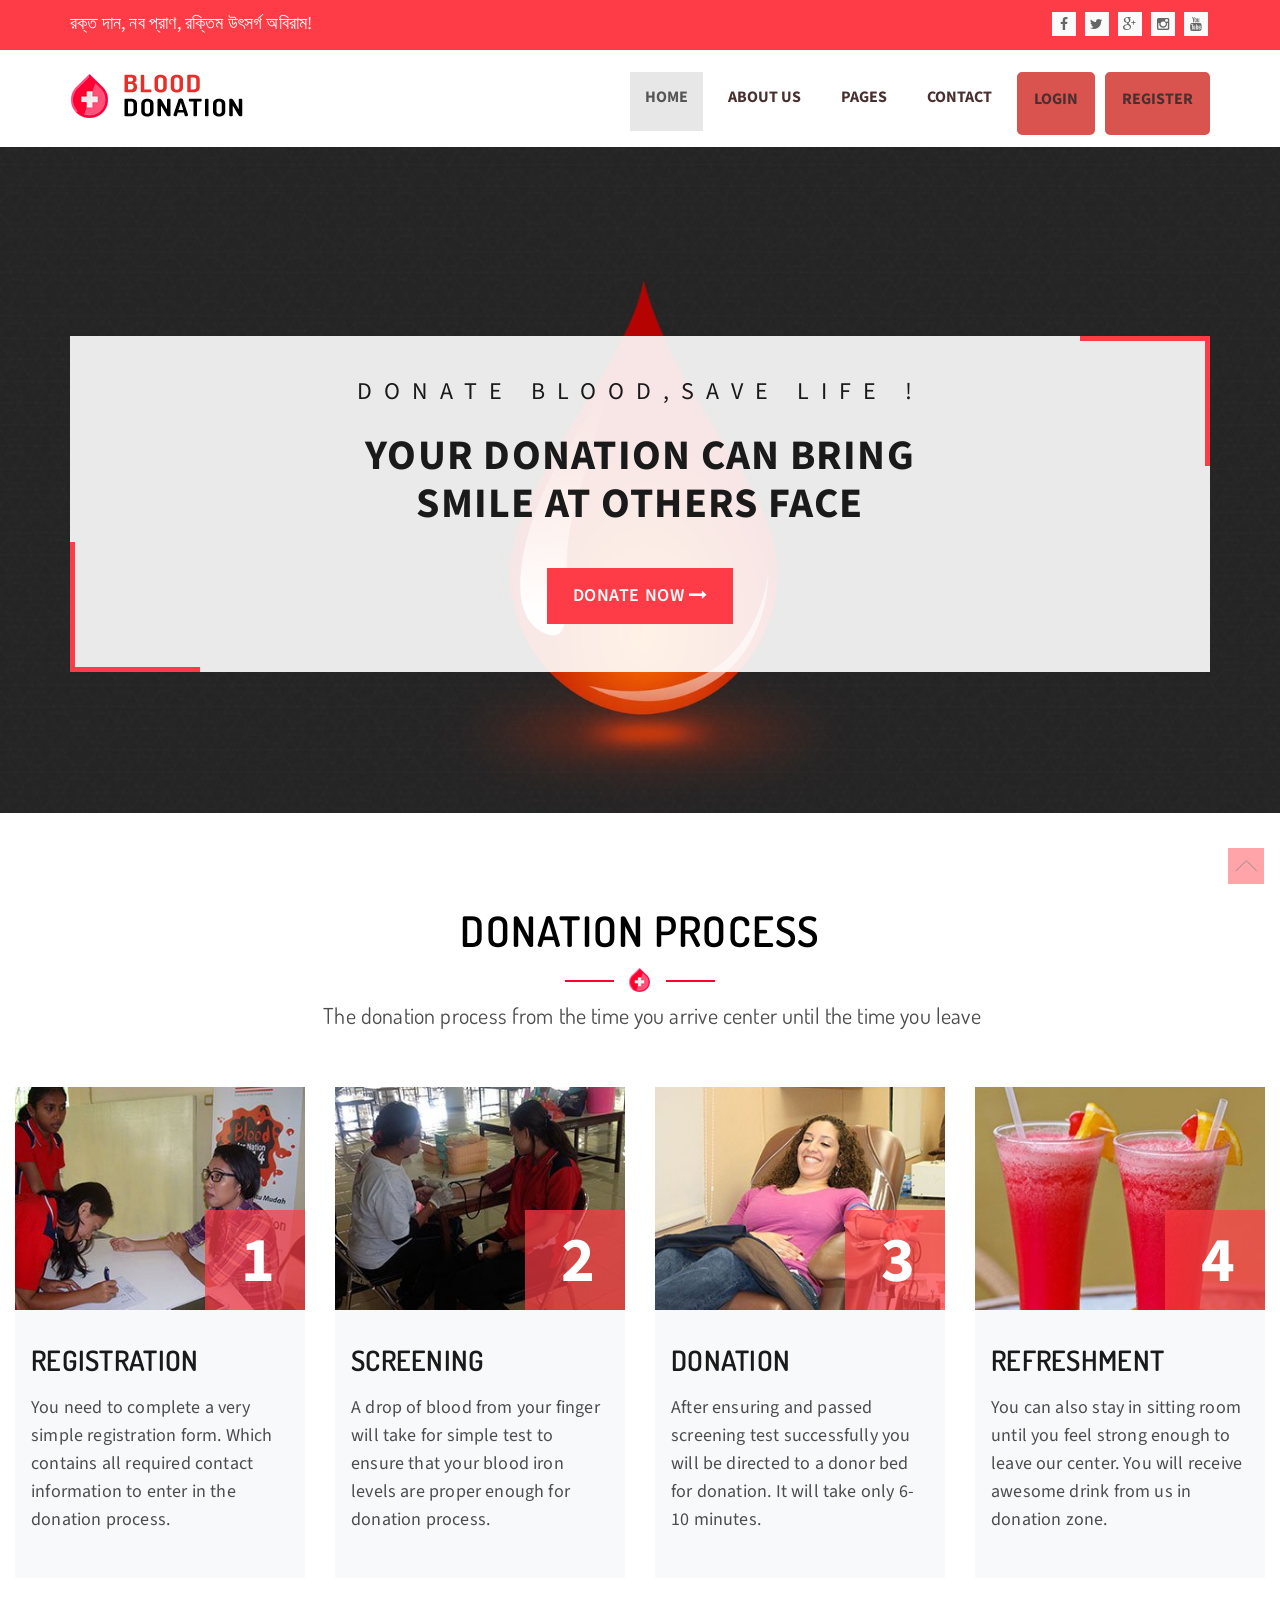
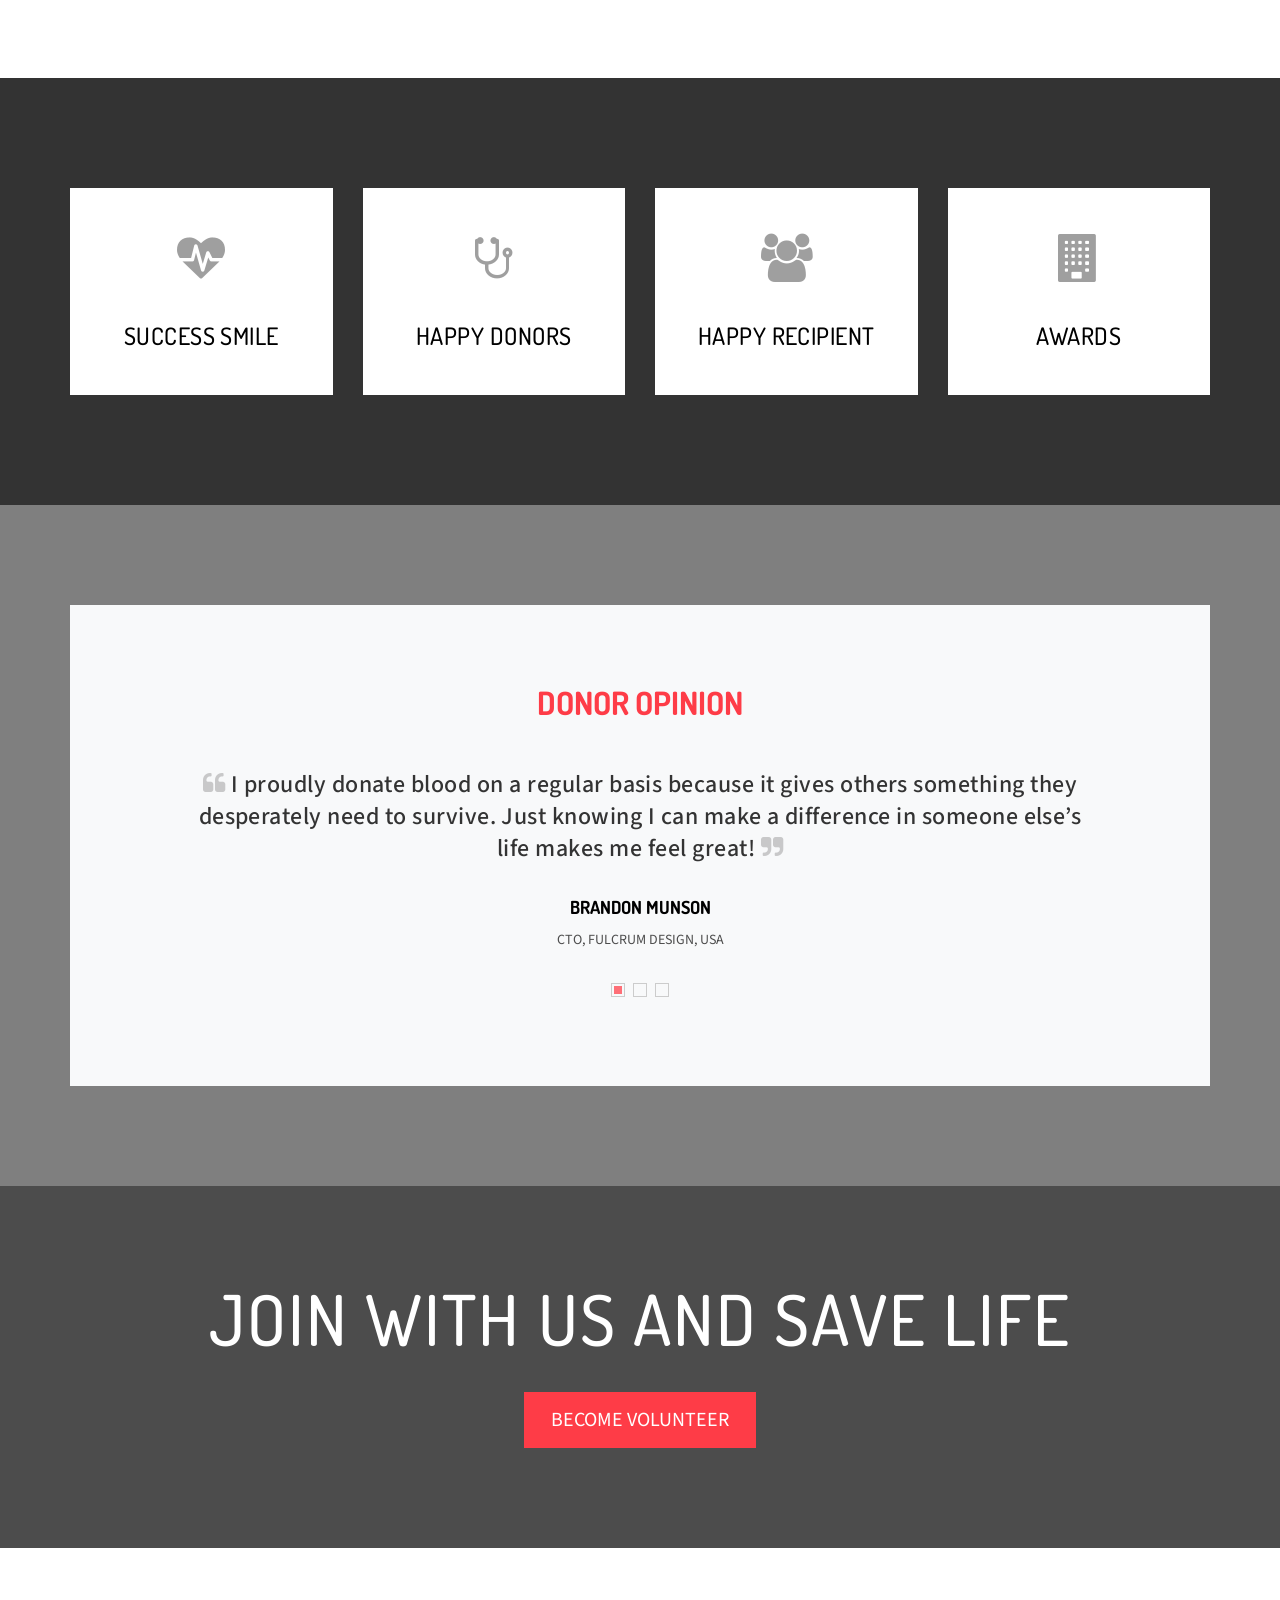
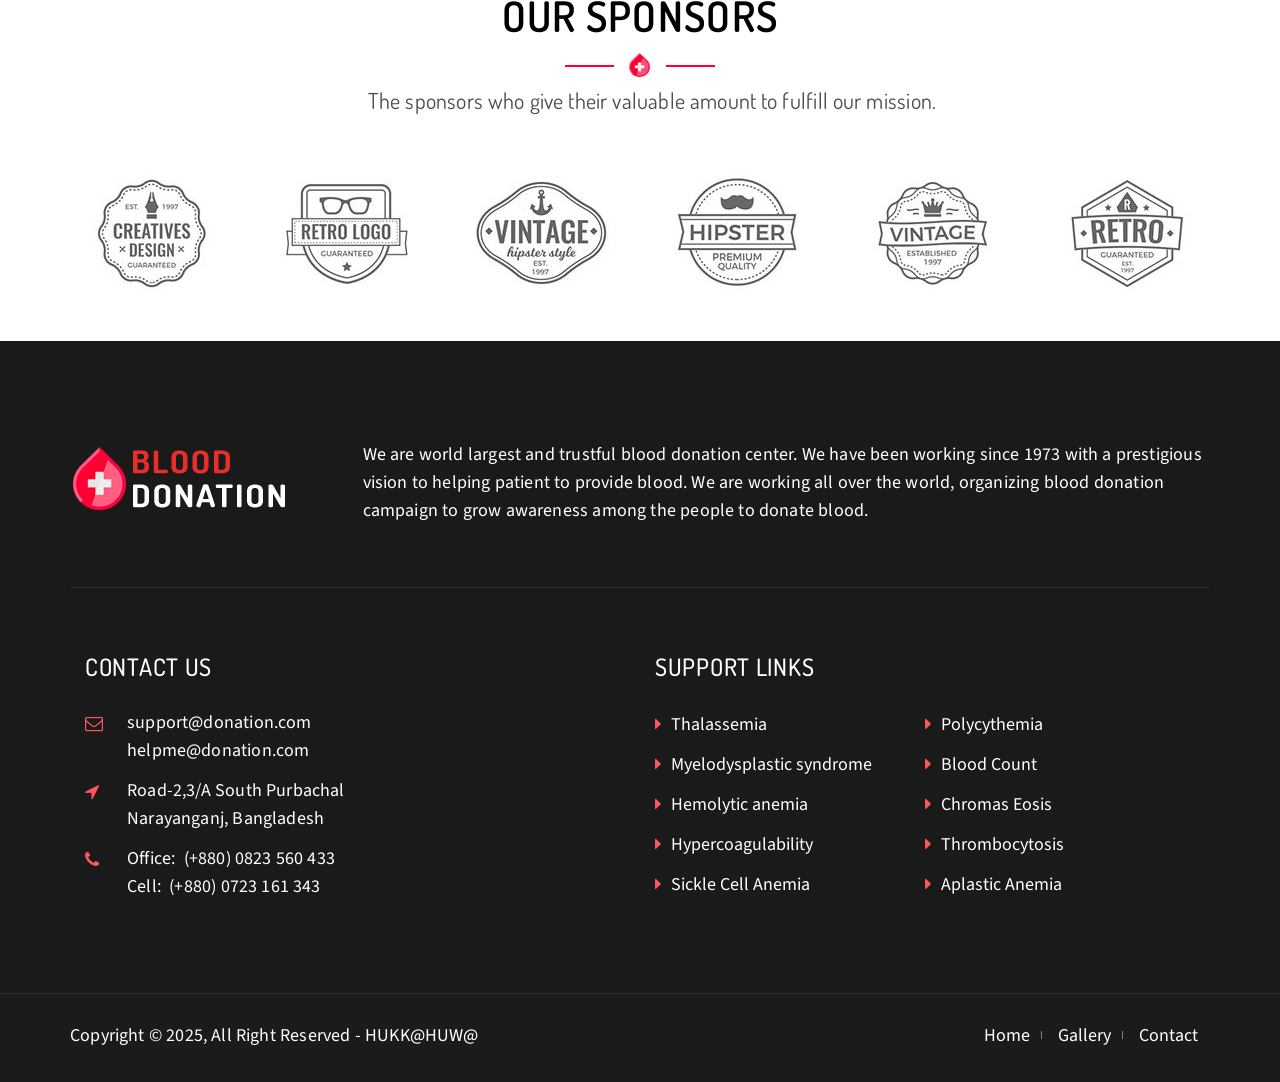
<file: src/main/resources/static/index.html>
<!DOCTYPE html>
<!--[if IE 8]> <html lang="en" class="ie8"> <![endif]-->
<!--[if !IE]><!--> <html lang="en"> <!--<![endif]-->

    
<!-- Mirrored from templates.bwlthemes.com/blood_donation/index.html by HTTrack Website Copier/3.x [XR&CO'2014], Fri, 07 Feb 2025 16:49:35 GMT -->
<head>
        <meta charset="utf-8">
        <title>Blood Donation - Activism & Campaign</title>
        <meta name="viewport" content="width=device-width, initial-scale=1, maximum-scale=1">
        <meta name="description" content="Blood Donation - Activism & Campaign">
        <meta name="author" content="hukkahuwa">
        <link rel="shortcut icon" href="images/favicon.png" />

        <!-- The styles -->
        <link rel="stylesheet" href="css/bootstrap.min.css" />
        <link href="css/font-awesome.min.css" rel="stylesheet" type="text/css" >
        <link href="css/animate.css" rel="stylesheet" type="text/css" >
        <link href="css/owl.carousel.css" rel="stylesheet" type="text/css" >
        <link href="css/venobox.css" rel="stylesheet" type="text/css" >
        <link rel="stylesheet" href="css/styles.css" />

    <body> 

        <div id="preloader">
            <span class="margin-bottom"><img src="images/loader.gif" alt="" /></span>
        </div>

        <!--  HEADER -->

        <header class="main-header clearfix" data-sticky_header="true">

            <div class="top-bar clearfix">

                <div class="container">

                    <div class="row">

                        <div class="col-md-8 col-sm-12">

                            <p>রক্ত দান, নব প্রাণ, রক্তিম উৎসর্গ অবিরাম!</p>

                        </div>

                        <div class="col-md-4col-sm-12">
                            <div class="top-bar-social">
                                <a href="#"><i class="fa fa-facebook"></i></a>
                                <a href="#"><i class="fa fa-twitter"></i></a>
                                <a href="#"><i class="fa fa-google-plus"></i></a>
                                <a href="#"><i class="fa fa-instagram"></i></a>
                                <a href="#"><i class="fa fa-youtube"></i></a>
                            </div>   
                        </div> 

                    </div>

                </div>

            </div>

            <!-- Header Start from here -->
            <section class="header-wrapper navigation-wrapper">

                <div class="navbar navbar-default">			
                    <div class="container">

                        <div class="navbar-header">
                            <button type="button" class="navbar-toggle" data-toggle="collapse" data-target=".navbar-collapse">
                                <span class="icon-bar"></span>
                                <span class="icon-bar"></span>
                                <span class="icon-bar"></span>
                            </button>
                            <a class="logo" href="index.html"><img alt="" src="images/logo.png"></a>
                        </div>

                        <div class="navbar-collapse collapse">
                            <ul class="nav navbar-nav navbar-right">
                                <li class="active">
                                    <a href="index.html" title="Home">Home</a>
                                    
                                </li>
                                <li><a href="about-us.html" title="About Us">About Us</a></li>

                                <li class="drop"><a href="#">Pages</a>
                                    <ul class="drop-down">
                                        <li><a href="faq.html" title="FAQ">FAQ</a></li>
                                        <li><a href="gallery-2.html">Gallery</a></li>
                                    </ul>
                                </li>
                                <li><a href="contact.html">Contact</a></li>
                                <li><a href="login.html" class="Login-button mx-lg-2 mx-sm-2">Login</a></li>
                                <li><a href="register.html" class="Login-button mx-lg-2 mx-sm-2">Register</a></li>
                            </ul>
                        </div>
                    </div>
                </div>
            </section>

        </header> <!-- end main-header  -->

        <!--  HOME SLIDER BLOCK  -->

        <div class="slider-wrap">

            <div id="slider_1" class="owl-carousel owl-theme">

                <div class="item">
                    <img src="images/home_1_slider_1.jpg" alt="img">
                    <div class="slider-content text-center">
                        <div class="container">

                            <div class="slider-contents-info">
                                <h3>Donate blood,save life !</h3>
                                <h2>
                                    Your Donation Can bring
                                    <br>
                                    smile at others face
                                </h2>
                                <a href="#" class="btn btn-slider">Donate Now <i class="fa fa-long-arrow-right"></i></a>
                            </div> <!-- end .slider-contents-info  -->
                        </div><!-- /.slider-content -->
                    </div>
                </div>

                <div class="item">
                    <img src="images/home_1_slider_1.jpg" alt="img">
                    <div class="slider-content text-center">
                        <div class="container">
                            <div class="slider-contents-info">
                                <h3>Donate blood,save life !</h3>
                                <h2>
                                    Donate your blood and
                                    <br>
                                    Inspires to others
                                </h2>
                                <a href="#" class="btn btn-slider">Join With Us <i class="fa fa-long-arrow-right"></i></a>
                            </div><!-- /.slider-content -->
                        </div> <!-- end .slider-contents-info  -->
                    </div>

                </div>
            </div>

        </div>

        <!--  SECTION DONATION PROCESS -->

        <section class="section-content-block section-process">

            <div class="container-fluid">

                <div class="row">

                    <div class="col-md-12 col-sm-12 text-center">
                        <h2 class="section-heading"><span>Donation</span> Process</h2>
                        <p class="section-subheading">The donation process from the time you arrive center until the time you leave</p>
                    </div> <!-- end .col-sm-10  -->                    

                </div> <!--  end .row  -->

                <div class="row wow fadeInUp">

                    <div class="col-lg-3 col-md-6 col-sm-6 col-xs-12">

                        <div class="process-layout">

                            <figure class="process-img">

                                <img src="images/process_1.jpg" alt="process" />
                                <div class="step">
                                    <h3>1</h3>
                                </div>
                            </figure> <!-- end .process-img  -->

                            <article class="process-info">
                                <h2>Registration</h2>   
                                <p>You need to complete a very simple registration form. Which contains all required contact information to enter in the donation process.</p>
                            </article>

                        </div> <!--  end .process-layout -->

                    </div> <!--  end .col-lg-3 -->



                    <div class="col-lg-3 col-md-6 col-sm-6 col-xs-12">

                        <div class="process-layout">

                            <figure class="process-img">
                                <img src="images/process_2.jpg" alt="process" />
                                <div class="step">
                                    <h3>2</h3>
                                </div>
                            </figure> <!-- end .cau<h5 class="step">1</h5>se-img  -->

                            <article class="process-info">                                   
                                <h2>Screening</h2>
                                <p>A drop of blood from your finger will take for simple test to ensure that your blood iron levels are proper enough for donation process.</p>
                            </article>

                        </div> <!--  end .process-layout -->

                    </div> <!--  end .col-lg-3 -->


                    <div class="col-lg-3 col-md-6 col-sm-6 col-xs-12">

                        <div class="process-layout">

                            <figure class="process-img">
                                <img src="images/process_3.jpg" alt="process" />
                                <div class="step">
                                    <h3>3</h3>
                                </div>
                            </figure> <!-- end .process-img  -->

                            <article class="process-info">
                                <h2>Donation</h2>
                                <p>After ensuring and passed screening test successfully you will be directed to a donor bed for donation. It will take only 6-10 minutes.</p>
                            </article>

                        </div> <!--  end .process-layout -->

                    </div> <!--  end .col-lg-3 -->



                    <div class="col-lg-3 col-md-6 col-sm-6 col-xs-12">

                        <div class="process-layout">

                            <figure class="process-img">
                                <img src="images/process_4.jpg" alt="process" />
                                <div class="step">
                                    <h3>4</h3>
                                </div>
                            </figure> <!-- end .process-img  -->

                            <article class="process-info">
                                <h2>Refreshment</h2>
                                <p>You can also stay in sitting room until you feel strong enough to leave our center. You will receive awesome drink from us in donation zone. </p>
                            </article>

                        </div> <!--  end .process-layout -->

                    </div> <!--  end .col-lg-3 -->

                </div> <!--  end .row --> 

            </div> <!--  end .container  -->

        </section> <!--  end .section-process --> 

        <!--  SECTION COUNTER   -->

        <section class="section-counter"  data-stellar-background-ratio="0.3">

            <div class="container wow fadeInUp">

                <div class="row">

                    <div class="col-lg-3 col-md-6 col-sm-6 col-xs-12">

                        <div class="counter-block-1 text-center">

                            <i class="fa fa-heartbeat icon"></i>
                            <!-- <span class="counter">2578</span>                             -->
                            <h4>Success Smile</h4>

                        </div>

                    </div> <!--  end .col-lg-3  -->

                    <div class="col-lg-3 col-md-6 col-sm-6 col-xs-12">

                        <div class="counter-block-1 text-center">

                            <i class="fa fa-stethoscope icon"></i>
                            <!-- <span class="counter">3235</span>                             -->
                            <h4>Happy Donors</h4>

                        </div>

                    </div> <!--  end .col-lg-3  -->

                    <div class="col-lg-3 col-md-6 col-sm-6 col-xs-12">

                        <div class="counter-block-1 text-center">

                            <i class="fa fa-users icon"></i>
                            <!-- <span class="counter">3568</span>                              -->
                            <h4>Happy Recipient</h4>

                        </div>

                    </div> <!--  end .col-lg-3  -->

                    <div class="col-lg-3 col-md-6 col-sm-6 col-xs-12">

                        <div class="counter-block-1 text-center">

                            <i class="fa fa-building icon"></i>
                            <!-- <span class="counter">1364</span>                             -->
                            <h4>Awards</h4>

                        </div>

                    </div> <!--  end .col-lg-3  -->


                </div> <!-- end row  -->

            </div> <!--  end .container  -->

        </section> <!--  end .section-counter -->

        <!-- SECTION TESTIMONIAL   -->

        <section class="section-content-block section-client-testimonial">

            <div class="container"> 

                <div class="testimonial-container text-center">

                    <div class="col-md-10 col-md-offset-1 col-sm-12">

                        <div class="testimony-layout-1">
                            <h3 class="people-quote">Donor Opinion</h3>
                            <p class="testimony-text">
                                <i class="fa fa-quote-left" aria-hidden="true"></i>
                                I proudly donate blood on a regular basis because it gives others something they desperately need to survive. Just knowing I can make a difference in someone else’s life makes me feel great!                                 
                                <i class="fa fa-quote-right" aria-hidden="true"></i>
                            </p>

                            <h6>Brandon Munson</h6>
                            <span>CTO, Fulcrum Design, USA</span>

                        </div> <!-- end .testimony-layout-1  -->

                    </div> <!--  end col-md-10  -->

                    <div class="col-md-10 col-md-offset-1 col-sm-12">

                        <div class="testimony-layout-1">
                            <h3 class="people-quote">Donor Opinion</h3>
                            <p class="testimony-text">
                                <i class="fa fa-quote-left" aria-hidden="true"></i>
                                I have been a donor since high school. Although I have not been a donor every year, I always want to give to the human race. I love to help others! Moreover it gives a real peace in my mind.                                   
                                <i class="fa fa-quote-right" aria-hidden="true"></i>
                            </p>

                            <h6>Brandon Munson</h6>
                            <span>CTO, Fulcrum Design, USA</span>

                        </div> <!-- end .testimony-layout-1  -->

                    </div> <!--  end col-md-10  -->

                    <div class="col-md-10 col-md-offset-1 col-sm-12">

                        <div class="testimony-layout-1">
                            <h3 class="people-quote">Recipient Opinion</h3>
                            <p class="testimony-text">
                                <i class="fa fa-quote-left" aria-hidden="true"></i>
                                I wish I could tell you my donor how grateful I am for your selfless act.You gave me new life. We may be coworkers or schoolmates or just two in the same community.I'm very grateful to you.                                   
                                <i class="fa fa-quote-right" aria-hidden="true"></i>
                            </p>

                            <h6>Brandon Munson</h6>
                            <span>CTO, Fulcrum Design, USA</span>

                        </div> <!-- end .testimony-layout-1  -->

                    </div> <!--  end col-md-10  --> 

                </div>  <!--  end .row  -->   

            </div> <!-- end .container  -->

        </section> <!--  end .section-client-testimonial --> 

        <!-- SECTION CTA -->
        <section class="section-content-block cta-section-3">       
            <div class="container wow fadeIn animated">
                <div class="row">
                    <div class="col-md-12">
                        <div class="cta-content text-center">
                            <h2>Join with us and save life</h2>
                            <a class="btn-cta-3" href="#">Become Volunteer</a>
                        </div>
                    </div> <!-- end .col-md-12 -->
                </div> <!-- end .row  -->
            </div> <!-- end .container  -->
        </section>   <!-- end cta-section  -->  


        <!-- SECTION LOGO   -->
        <section class="section-client-logo">
            <div class="container wow fadeInUp">
                <div class="row section-heading-wrapper">
                    <div class="col-md-12 col-sm-12 text-center">
                        <h2 class="section-heading">Our Sponsors</h2>
                        <p class="section-subheading">The sponsors who give their valuable amount to fulfill our mission.</p>
                    </div> <!-- end .col-sm-10  --> 
                </div> <!-- end .row  -->
                <div class="row">
                    <div class="logo-items logo-layout-1 text-center">
                        <div class="client-logo">
                            <img src="images/logo_1.jpg" alt="" />
                        </div>
                        <div class="client-logo">
                            <img src="images/logo_2.jpg" alt="" />
                        </div>
                        <div class="client-logo">
                            <img src="images/logo_3.jpg" alt="" />
                        </div>

                        <div class="client-logo">

                            <img src="images/logo_4.jpg" alt="" />

                        </div>

                        <div class="client-logo">

                            <img src="images/logo_5.jpg" alt="" />

                        </div>


                        <div class="client-logo">

                            <img src="images/logo_6.jpg" alt="" />

                        </div>

                        <div class="client-logo">

                            <img src="images/logo_7.jpg" alt="" />

                        </div>

                        <div class="client-logo">

                            <img src="images/logo_8.jpg" alt="" />

                        </div>

                    </div> <!-- end .logo-items  -->

                </div> <!-- end row  -->

            </div> <!-- end .container  -->

        </section> <!--  end .section-client-logo -->


        <!-- START FOOTER  -->

        <footer>            

            <section class="footer-widget-area footer-widget-area-bg">

                <div class="container">

                    <div class="row">

                        <div class="col-lg-12 col-md-12 col-sm-12 col-xs-12">

                            <div class="about-footer">

                                <div class="row">

                                    <div class="col-lg-3 col-md-3 col-sm-3 col-xs-12">
                                        <img src="images/logo-footer.png" alt="" />
                                    </div> <!--  end col-lg-3-->

                                    <div class="col-lg-9 col-md-9 col-sm-9 col-xs-12">
                                        <p>
                                            We are world largest and trustful blood donation center. We have been working since 1973 with a prestigious vision to helping patient to provide blood.
                                            We are working all over the world, organizing blood donation campaign to grow awareness among the people to donate blood.
                                        </p>
                                    </div> <!--  end .col-lg-9  -->

                                </div> <!--  end .row -->

                            </div> <!--  end .about-footer  -->

                        </div> <!--  end .col-md-12  -->

                    </div> <!--  end .row  -->

                    <div class="row">

                        <div class="col-md-4 col-sm-6 col-xs-12">

                            <!-- <div class="footer-widget">
                                <div class="sidebar-widget-wrapper">
                                    <div class="footer-widget-header clearfix">
                                        <h3>Subscribe Us</h3>
                                    </div>
                                    <p>Signup for regular newsletter and stay up to date with our latest news.</p>
                                    <div class="footer-subscription">
                                        <p>
                                            <input id="mc4wp_email" class="form-control" required="" placeholder="Enter Your Email" name="EMAIL" type="email">
                                        </p>
                                        <p>
                                            <input class="btn btn-default" value="Subscribe Now" type="submit">
                                        </p>
                                    </div>
                                </div> -->
                            </div> 

                        </div> <!--  end .col-md-4 col-sm-12 -->   						                      

                        <div class="col-md-6 col-sm-12 col-xs-12">

                            <div class="footer-widget">

                                <div class="sidebar-widget-wrapper">

                                    <div class="footer-widget-header clearfix">
                                        <h3>Contact Us</h3>
                                    </div>  <!--  end .footer-widget-header --> 


                                    <div class="textwidget">                                       

                                        <i class="fa fa-envelope-o fa-contact"></i> <p><a href="#">support@donation.com</a><br/><a href="#">helpme@donation.com</a></p>

                                        <i class="fa fa-location-arrow fa-contact"></i> <p>Road-2,3/A South Purbachal<br/>Narayanganj, Bangladesh</p>

                                        <i class="fa fa-phone fa-contact"></i> <p>Office:&nbsp; (+880) 0823 560 433<br/>Cell:&nbsp; (+880) 0723 161 343</p>                              

                                    </div>

                                </div> <!-- end .footer-widget-wrapper  -->

                            </div> <!--  end .footer-widget  -->

                        </div> <!--  end .col-md-4 col-sm-12 -->   

                        <div class="col-md-6 col-sm-12 col-xs-12">

                            <div class="footer-widget clearfix">

                                <div class="sidebar-widget-wrapper">

                                    <div class="footer-widget-header clearfix">
                                        <h3>Support Links</h3>
                                    </div>  <!--  end .footer-widget-header --> 


                                    <ul class="footer-useful-links">

                                        <li>
                                            <a href="https://www.cdc.gov/thalassemia/about/index.html">
                                                <i class="fa fa-caret-right fa-footer"></i>
                                                Thalassemia
                                            </a>
                                        </li>
                                        <li>
                                            <a href="https://my.clevelandclinic.org/health/diseases/17742-polycythemia-vera">
                                                <i class="fa fa-caret-right fa-footer"></i>
                                                Polycythemia
                                            </a>
                                        </li>
                                        <li>
                                            <a href="https://www.mayoclinic.org/diseases-conditions/myelodysplastic-syndrome/symptoms-causes/syc-20366977">
                                                <i class="fa fa-caret-right fa-footer"></i>
                                                Myelodysplastic syndrome
                                            </a>
                                        </li>
                                        <li>
                                            <a href="https://www.mayoclinic.org/tests-procedures/complete-blood-count/about/pac-20384919">
                                                <i class="fa fa-caret-right fa-footer"></i>
                                                Blood Count
                                            </a>
                                        </li>
                                        <li>
                                            <a href="https://my.clevelandclinic.org/health/diseases/22479-hemolytic-anemia">
                                                <i class="fa fa-caret-right fa-footer"></i>
                                                Hemolytic anemia
                                            </a>
                                        </li>
                                        <li>
                                            <a href="#">
                                                <i class="fa fa-caret-right fa-footer"></i>
                                                Chromas Eosis 
                                            </a>
                                        </li>
                                        <li>
                                            <a href="#">
                                                <i class="fa fa-caret-right fa-footer"></i>
                                                Hypercoagulability
                                            </a>
                                        </li>
                                        <li>
                                            <a href="#">
                                                <i class="fa fa-caret-right fa-footer"></i>
                                                Thrombocytosis
                                            </a>
                                        </li>
                                        <li>
                                            <a href="#">
                                                <i class="fa fa-caret-right fa-footer"></i>
                                                Sickle Cell Anemia
                                            </a>
                                        </li>
                                        <li>
                                            <a href="#">
                                                <i class="fa fa-caret-right fa-footer"></i>
                                                Aplastic Anemia
                                            </a>
                                        </li>                                       
                                    </ul>

                                </div> <!--  end .footer-widget  -->        

                            </div> <!--  end .footer-widget  -->            

                        </div> <!--  end .col-md-4 col-sm-12 -->    

                    </div> <!-- end row  -->

                </div> <!-- end .container  -->

            </section> <!--  end .footer-widget-area  -->

            <!--FOOTER CONTENT  -->
            <section class="footer-contents">
                <div class="container">
                    <div class="row clearfix">
                        <div class="col-md-6 col-sm-12">
                            <p class="copyright-text"> Copyright © 2025, All Right Reserved - HUKK@HUW@ </p>
                        </div>  <!-- end .col-sm-6  -->
                        <div class="col-md-6 col-sm-12 text-right">
                            <div class="footer-nav">
                                <nav>
                                    <ul>
                                        <li>
                                            <a href="index.html">Home</a>
                                        </li>
                                        <li>
                                            <a href="blog-with-sidebar.html">Gallery</a>
                                        </li>
                                        <li>
                                            <a href="contact.html">Contact</a>
                                        </li>
                                    </ul>
                                </nav>
                            </div> <!--  end .footer-nav  -->
                        </div> <!--  end .col-lg-6  -->
                    </div> <!-- end .row  -->                                    
                </div> <!--  end .container  -->
            </section> <!--  end .footer-content  -->
        </footer>

        <!-- END FOOTER  -->

        <!-- Back To Top Button  -->

        <a id="backTop">Back To Top</a>

        <script src="js/jquery.min.js"></script>
        <script src="js/bootstrap.min.js"></script>
        <script src="js/wow.min.js"></script>
        <script src="js/jquery.backTop.min.js"></script>
        <script src="js/waypoints.min.js"></script>
        <script src="js/waypoints-sticky.min.js"></script>
        <script src="js/owl.carousel.min.js"></script>
        <script src="js/jquery.stellar.min.js"></script>
        <script src="js/jquery.counterup.min.js"></script>
        <script src="js/venobox.min.js"></script>
        <script src="js/custom-scripts.js"></script>
    </body>


<!-- Mirrored from templates.bwlthemes.com/blood_donation/index.html by HTTrack Website Copier/3.x [XR&CO'2014], Fri, 07 Feb 2025 16:50:33 GMT -->
</html>
</file>
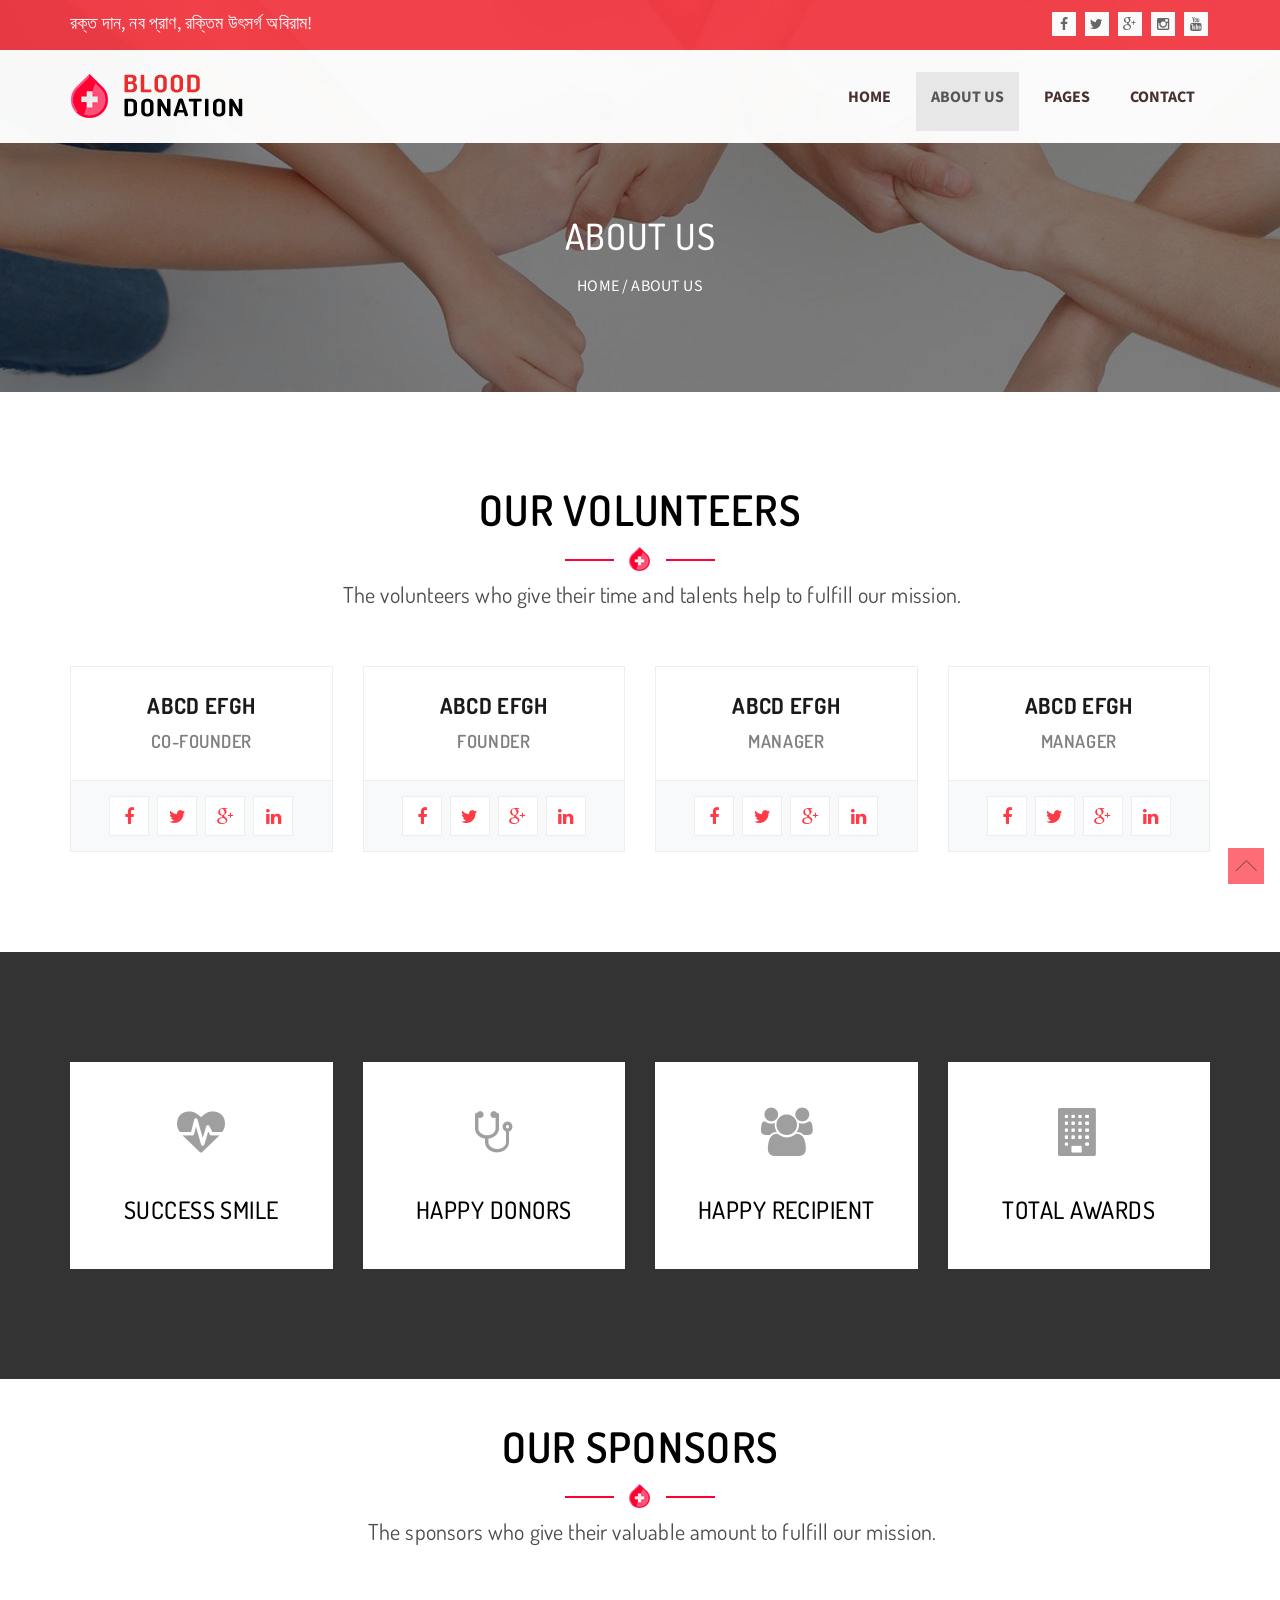
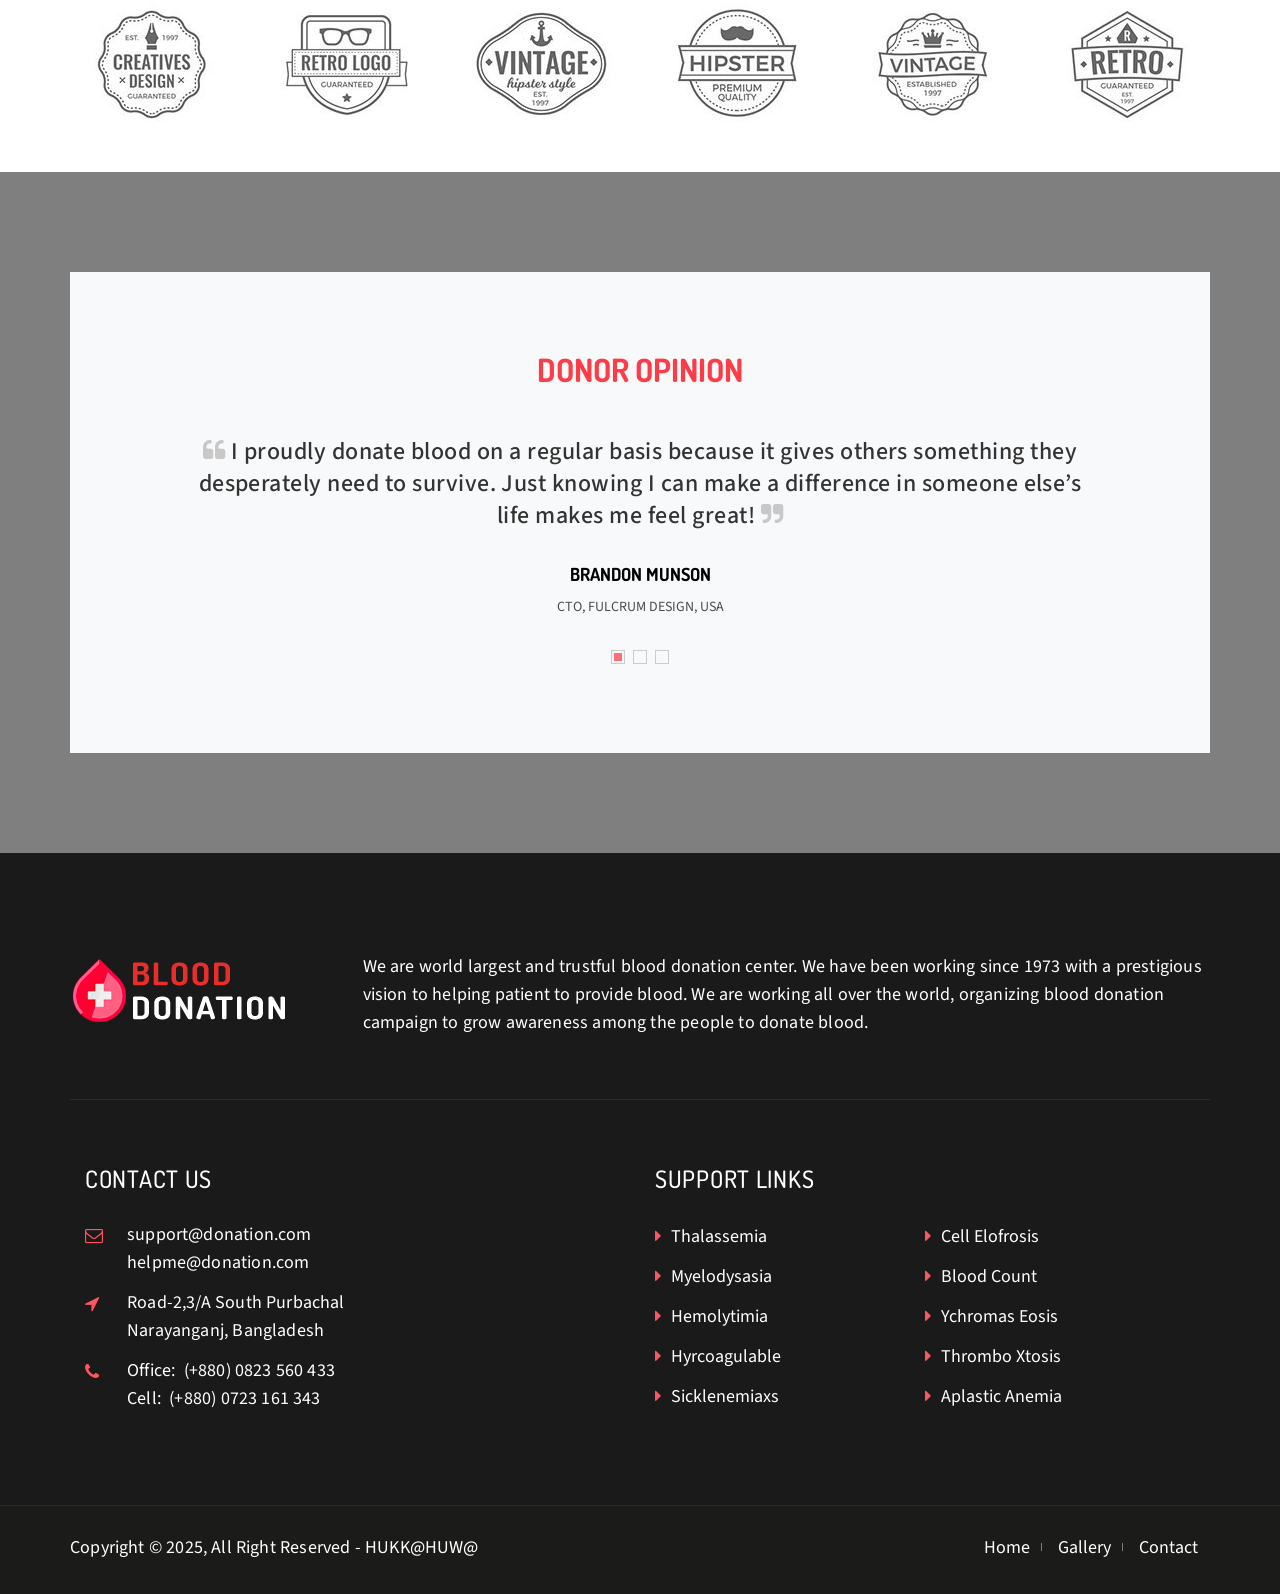
<file: src/main/resources/static/about-us.html>
<!DOCTYPE html>
<!--[if IE 8]> <html lang="en" class="ie8"> <![endif]-->
<!--[if !IE]><!--> <html lang="en"> <!--<![endif]-->

    
<!-- Mirrored from templates.bwlthemes.com/blood_donation/about-us.html by HTTrack Website Copier/3.x [XR&CO'2014], Fri, 07 Feb 2025 16:51:02 GMT -->
<head>
        <meta charset="utf-8">
        <title>About Us - Blood Donation</title>
        <meta name="viewport" content="width=device-width, initial-scale=1, maximum-scale=1">
        <meta name="description" content="Blood Donation - Activism & Campaign HTML5 Template">
        <meta name="author" content="xenioushk">
        <link rel="shortcut icon" href="images/favicon.png" />

        <!-- HTML5 shim, for IE6-8 support of HTML5 elements -->
        <!--[if lt IE 9]>
          <script src="http://html5shim.googlecode.com/svn/trunk/html5.js"></script>
        <![endif]-->

        <!-- The styles -->
        <link rel="stylesheet" href="css/bootstrap.min.css" />
        <link href="css/font-awesome.min.css" rel="stylesheet" type="text/css" >
        <link href="css/animate.css" rel="stylesheet" type="text/css" >
        <link href="css/owl.carousel.css" rel="stylesheet" type="text/css" >
        <link href="css/venobox.css" rel="stylesheet" type="text/css" >
        <link rel="stylesheet" href="css/styles.css" />

    <body> 

        <div id="preloader">
            <span class="margin-bottom"><img src="images/loader.gif" alt="" /></span>
        </div>

        <!--  HEADER -->

        <header class="main-header sticky-header clearfix" data-sticky_header="true">

            <div class="top-bar clearfix">

                <div class="container">

                    <div class="row">

                        <div class="col-md-8 col-sm-12">

                            <p>রক্ত দান, নব প্রাণ, রক্তিম উৎসর্গ অবিরাম!</p>

                        </div>

                        <div class="col-md-4col-sm-12">
                            <div class="top-bar-social">
                                <a href="#"><i class="fa fa-facebook"></i></a>
                                <a href="#"><i class="fa fa-twitter"></i></a>
                                <a href="#"><i class="fa fa-google-plus"></i></a>
                                <a href="#"><i class="fa fa-instagram"></i></a>
                                <a href="#"><i class="fa fa-youtube"></i></a>
                            </div>   
                        </div> 

                    </div>

                </div> <!--  end .container -->

            </div> <!--  end .top-bar  -->

            <section class="header-wrapper navgiation-wrapper">
                <div class="navbar navbar-default">			
                    <div class="container">
                        <div class="navbar-header">
                            <button type="button" class="navbar-toggle" data-toggle="collapse" data-target=".navbar-collapse">
                                <span class="icon-bar"></span>
                                <span class="icon-bar"></span>
                                <span class="icon-bar"></span>
                            </button>
                            <a class="logo" href="index.html"><img alt="" src="images/logo.png"></a>
                        </div>
                        <div class="navbar-collapse collapse">
                            <ul class="nav navbar-nav navbar-right">
                                <li>
                                    <a href="index.html" title="Home Layout 01">Home</a>
                                </li>
                                <li class="active"><a href="about-us.html" title="About Us">About Us</a></li>
                                <li class="drop"><a href="#">Pages</a>
                                    <ul class="drop-down">
                                        <li><a href="faq.html" title="FAQ">FAQ</a></li>
                                        <li><a href="gallery-2.html">Gallery</a>                                            
                                        </li>
                                    </ul>
                                </li>
                                <li><a href="contact.html">Contact</a></li>
                            </ul>
                        </div>
                    </div>
                </div>
            </section>
        </header> <!-- end main-header  -->

        <!--  PAGE HEADING -->

        <section class="page-header">

            <div class="container">

                <div class="row">

                    <div class="col-sm-12 text-center">

                        <h3>
                            About Us
                        </h3>

                        <p class="page-breadcrumb">
                            <a href="#">Home</a> / About Us
                        </p>


                    </div>

                </div> <!-- end .row  -->

            </div> <!-- end .container  -->

        </section> <!-- end .page-header  -->

        <!-- TEAM SECTION -->

        <section class="section-content-block section-our-team">

            <div class="container wow fadeInUp">

                <div class="row section-heading-wrapper">

                    <div class="col-md-12 col-sm-12 text-center">
                        <h2 class="section-heading">Our Volunteers</h2>
                        <p class="section-subheading">The volunteers who give their time and talents help to fulfill our mission.</p>
                    </div> <!-- end .col-sm-10  -->                      

                </div> <!-- end .row  -->

                <div class="row">

                    <div class="col-lg-3 col-md-offset-0 col-md-3 col-md-offset-0 col-sm-8 col-sm-offset-2 col-xs-10 col-xs-offset-1">

                        <div class="team-layout-1">       

                            <figure class="team-member">
                                <a href="#" title="ALEXANDER GARY">
                                    <!-- <img src="images/team_9.jpg" alt="ALEXANDER GARY"/> -->
                                </a>

                            </figure> <!-- end. team-member  -->

                            <article class="team-info">
                                <h3>ABCD EFGH</h3>                                   
                                <h4>Co-Founder</h4>
                            </article>

                            <div class="team-content">

                                <div class="team-social-share text-center clearfix">
                                    <a class="fa fa-facebook rectangle" href="#" title="Facebook"></a>
                                    <a class="fa fa-twitter rectangle" href="#" title="Twitter"></a>
                                    <a class="fa fa-google-plus rectangle" href="#" title="Google Plus"></a>
                                    <a class="fa fa-linkedin rectangle" href="#" title="Linkedin"></a>
                                </div> <!-- end .author-social-box  -->

                            </div>                             

                        </div> <!--  end team-layout-1 -->

                    </div> <!--  end .col-md-4 col-sm-12  -->

                    <div class="col-lg-3 col-md-offset-0 col-md-3 col-md-offset-0 col-sm-8 col-sm-offset-2 col-xs-10 col-xs-offset-1">

                        <div class="team-layout-1">       

                            <figure class="team-member">
                                <a href="#" title="MELISSA MUNOZ">
                                    <!-- <img src="images/team_6.jpg" alt="MELISSA MUNOZ" /> -->
                                </a>

                            </figure> <!-- end. team-member  -->

                            <article class="team-info">
                                <h3>ABCD EFGH</h3>                                   
                                <h4>Founder</h4>
                            </article>

                            <div class="team-content">

                                <div class="team-social-share text-center clearfix">
                                    <a class="fa fa-facebook rectangle" href="#" title="Facebook"></a>
                                    <a class="fa fa-twitter rectangle" href="#" title="Twitter"></a>
                                    <a class="fa fa-google-plus rectangle" href="#" title="Google Plus"></a>
                                    <a class="fa fa-linkedin rectangle" href="#" title="Linkedin"></a>
                                </div> <!-- end .author-social-box  -->

                            </div>                             

                        </div> <!--  end team layout-1 -->

                    </div> <!--  end .col-md-4 col-sm-12  -->

                    <div class="col-lg-3 col-md-offset-0 col-md-3 col-md-offset-0 col-sm-8 col-sm-offset-2 col-xs-10 col-xs-offset-1">

                        <div class="team-layout-1">       

                            <figure class="team-member">
                                <a href="#" title="JOHN ABRAHAM">
                                    <!-- <img src="images/team_7.jpg" alt="JOHN ABRAHAM" /> -->
                                </a>                               

                            </figure> <!-- end. team-member  -->

                            <article class="team-info">
                                <h3>ABCD EFGH</h3>                                   
                                <h4>Manager</h4>
                            </article>
                            <div class="team-content">

                                <div class="team-social-share text-center clearfix">
                                    <a class="fa fa-facebook rectangle" href="#" title="Facebook"></a>
                                    <a class="fa fa-twitter rectangle" href="#" title="Twitter"></a>
                                    <a class="fa fa-google-plus rectangle" href="#" title="Google Plus"></a>
                                    <a class="fa fa-linkedin rectangle" href="#" title="Linkedin"></a>
                                </div> <!-- end .author-social-box  -->

                            </div>                             

                        </div> <!--  end team-layout-1 -->

                    </div> <!--  end .col-md-4 col-sm-12  -->

                    <div class="col-lg-3 col-md-offset-0 col-md-3 col-md-offset-0 col-sm-8 col-sm-offset-2 col-xs-10 col-xs-offset-1">

                        <div class="team-layout-1">       

                            <figure class="team-member">
                                <a href="#" title="JOHN ABRAHAM">
                                    <!-- <img src="images/team_7.jpg" alt="JOHN ABRAHAM" /> -->
                                </a>                               

                            </figure> <!-- end. team-member  -->

                            <article class="team-info">
                                <h3>ABCD EFGH</h3>                                   
                                <h4>Manager</h4>
                            </article>
                            <div class="team-content">

                                <div class="team-social-share text-center clearfix">
                                    <a class="fa fa-facebook rectangle" href="#" title="Facebook"></a>
                                    <a class="fa fa-twitter rectangle" href="#" title="Twitter"></a>
                                    <a class="fa fa-google-plus rectangle" href="#" title="Google Plus"></a>
                                    <a class="fa fa-linkedin rectangle" href="#" title="Linkedin"></a>
                                </div> <!-- end .author-social-box  -->

                            </div>                             

                        </div> <!--  end team-layout-1 -->

                    </div> <!--  end .col-md-4 col-sm-12  --> 


                </div> <!-- end .row  --> 

            </div> <!-- end .container  -->

        </section> <!--  end .section-our-team -->  



        <!--  SECTION COUNTER   -->

        <section class="section-counter">

            <div class="container wow fadeInUp">

                <div class="row">

                    <div class="col-lg-3 col-md-6 col-sm-6 col-xs-12">

                        <div class="counter-block-1 text-center">

                            <i class="fa fa-heartbeat icon"></i>
                            <!-- <span class="counter">2578</span>                             -->
                            <h4>Success Smile</h4>

                        </div>

                    </div> <!--  end .col-lg-3  -->

                    <div class="col-lg-3 col-md-6 col-sm-6 col-xs-12">

                        <div class="counter-block-1 text-center">

                            <i class="fa fa-stethoscope icon"></i>
                            <!-- <span class="counter">3235</span>                             -->
                            <h4>Happy Donors</h4>

                        </div>

                    </div> <!--  end .col-lg-3  -->

                    <div class="col-lg-3 col-md-6 col-sm-6 col-xs-12">

                        <div class="counter-block-1 text-center">

                            <i class="fa fa-users icon"></i>
                            <!-- <span class="counter">3568</span>                              -->
                            <h4>Happy Recipient</h4>

                        </div>

                    </div> <!--  end .col-lg-3  -->

                    <div class="col-lg-3 col-md-6 col-sm-6 col-xs-12">

                        <div class="counter-block-1 text-center">

                            <i class="fa fa-building icon"></i>
                            <!-- <span class="counter">1364</span>                             -->
                            <h4>Total Awards</h4>

                        </div>

                    </div> <!--  end .col-lg-3  -->


                </div> <!-- end row  -->

            </div> <!--  end .container  -->

        </section> <!--  end .section-counter -->





        <!-- CLIENT LOGO SECTION  -->

        <section class="section-client-logo">

            <div class="container wow fadeInUp">

                <div class="row section-heading-wrapper">

                    <div class="col-md-12 col-sm-12 text-center">
                        <h2 class="section-heading">Our Sponsors</h2>
                        <p class="section-subheading">The sponsors who give their valuable amount to fulfill our mission.</p>
                    </div> <!-- end .col-sm-10  -->                      

                </div> <!-- end .row  -->


                <div class="row">

                    <div class="logo-items logo-layout-1 text-center">

                        <div class="client-logo">

                            <img src="images/logo_1.jpg" alt="" />

                        </div>

                        <div class="client-logo">

                            <img src="images/logo_2.jpg" alt="" />

                        </div>


                        <div class="client-logo">

                            <img src="images/logo_3.jpg" alt="" />

                        </div>



                        <div class="client-logo">

                            <img src="images/logo_4.jpg" alt="" />

                        </div>

                        <div class="client-logo">

                            <img src="images/logo_5.jpg" alt="" />

                        </div>



                        <div class="client-logo">

                            <img src="images/logo_6.jpg" alt="" />

                        </div>

                        <div class="client-logo">

                            <img src="images/logo_7.jpg" alt="" />

                        </div>

                        <div class="client-logo">

                            <img src="images/logo_8.jpg" alt="" />

                        </div>


                    </div> <!-- end .testimonial-container  -->

                </div> <!-- end row  -->

            </div> <!-- end .container  -->

        </section> <!--  end .section-client-logo -->

        <!-- CLIENT TESTIMONIAL SECTION  -->

        <section class="section-content-block section-client-testimonial">

            <div class="container"> 

                <div class="testimonial-container text-center">

                    <div class="col-md-10 col-md-offset-1 col-sm-12">

                        <div class="testimony-layout-1">
                            <h3 class="people-quote">Donor Opinion</h3>
                            <p class="testimony-text">
                                <i class="fa fa-quote-left" aria-hidden="true"></i>
                                I proudly donate blood on a regular basis because it gives others something they desperately need to survive. Just knowing I can make a difference in someone else’s life makes me feel great!                                 
                                <i class="fa fa-quote-right" aria-hidden="true"></i>
                            </p>

                            <h6>Brandon Munson</h6>
                            <span>CTO, Fulcrum Design, USA</span>

                        </div> <!-- end .testimony-layout-1  -->

                    </div> <!--  end col-md-10  -->

                    <div class="col-md-10 col-md-offset-1 col-sm-12">

                        <div class="testimony-layout-1">
                            <h3 class="people-quote">Donor Opinion</h3>
                            <p class="testimony-text">
                                <i class="fa fa-quote-left" aria-hidden="true"></i>
                                I have been a donor since high school. Although I have not been a donor every year, I always want to give to the human race. I love to help others! Moreover it gives a real peace in my mind.                                   
                                <i class="fa fa-quote-right" aria-hidden="true"></i>
                            </p>

                            <h6>Brandon Munson</h6>
                            <span>CTO, Fulcrum Design, USA</span>

                        </div> <!-- end .testimony-layout-1  -->

                    </div> <!--  end col-md-10  -->

                    <div class="col-md-10 col-md-offset-1 col-sm-12">

                        <div class="testimony-layout-1">
                            <h3 class="people-quote">Recipient Opinion</h3>
                            <p class="testimony-text">
                                <i class="fa fa-quote-left" aria-hidden="true"></i>
                                I wish I could tell you my donor how grateful I am for your selfless act.You gave me new life. We may be coworkers or schoolmates or just two in the same community.I'm very grateful to you.                                   
                                <i class="fa fa-quote-right" aria-hidden="true"></i>
                            </p>

                            <h6>Brandon Munson</h6>
                            <span>CTO, Fulcrum Design, USA</span>

                        </div> <!-- end .testimony-layout-1  -->

                    </div> <!--  end col-md-10  --> 

                </div>  <!--  end .row  -->   

            </div> <!-- end .container  -->

        </section> <!--  end .section-client-testimonial -->  


        <!-- START FOOTER  -->

        <footer>            

            <section class="footer-widget-area footer-widget-area-bg">

                <div class="container">

                    <div class="row">

                        <div class="col-lg-12 col-md-12 col-sm-12 col-xs-12">

                            <div class="about-footer">

                                <div class="row">

                                    <div class="col-lg-3 col-md-3 col-sm-3 col-xs-12">
                                        <img src="images/logo-footer.png" alt="" />
                                    </div> <!--  end col-lg-3-->

                                    <div class="col-lg-9 col-md-9 col-sm-9 col-xs-12">
                                        <p>
                                            We are world largest and trustful blood donation center. We have been working since 1973 with a prestigious vision to helping patient to provide blood.
                                            We are working all over the world, organizing blood donation campaign to grow awareness among the people to donate blood.
                                        </p>
                                    </div> <!--  end .col-lg-9  -->

                                </div> <!--  end .row -->

                            </div> <!--  end .about-footer  -->

                        </div> <!--  end .col-md-12  -->

                    </div> <!--  end .row  -->

                    <div class="row">

                        <div class="col-md-4 col-sm-6 col-xs-12">

                            <!-- <div class="footer-widget">
                                <div class="sidebar-widget-wrapper">
                                    <div class="footer-widget-header clearfix">
                                        <h3>Subscribe Us</h3>
                                    </div>
                                    <p>Signup for regular newsletter and stay up to date with our latest news.</p>
                                    <div class="footer-subscription">
                                        <p>
                                            <input id="mc4wp_email" class="form-control" required="" placeholder="Enter Your Email" name="EMAIL" type="email">
                                        </p>
                                        <p>
                                            <input class="btn btn-default" value="Subscribe Now" type="submit">
                                        </p>
                                    </div>
                                </div> -->
                            </div> 

                        </div> <!--  end .col-md-4 col-sm-12 -->   						                      

                        <div class="col-md-6 col-sm-12 col-xs-12">

                            <div class="footer-widget">

                                <div class="sidebar-widget-wrapper">

                                    <div class="footer-widget-header clearfix">
                                        <h3>Contact Us</h3>
                                    </div>  <!--  end .footer-widget-header --> 


                                    <div class="textwidget">                                       

                                        <i class="fa fa-envelope-o fa-contact"></i> <p><a href="#">support@donation.com</a><br/><a href="#">helpme@donation.com</a></p>

                                        <i class="fa fa-location-arrow fa-contact"></i> <p>Road-2,3/A South Purbachal<br/>Narayanganj, Bangladesh</p>

                                        <i class="fa fa-phone fa-contact"></i> <p>Office:&nbsp; (+880) 0823 560 433<br/>Cell:&nbsp; (+880) 0723 161 343</p>                              

                                    </div>

                                </div> <!-- end .footer-widget-wrapper  -->

                            </div> <!--  end .footer-widget  -->

                        </div> <!--  end .col-md-4 col-sm-12 -->   

                        <div class="col-md-6 col-sm-12 col-xs-12">

                            <div class="footer-widget clearfix">

                                <div class="sidebar-widget-wrapper">

                                    <div class="footer-widget-header clearfix">
                                        <h3>Support Links</h3>
                                    </div>  <!--  end .footer-widget-header --> 


                                    <ul class="footer-useful-links">

                                        <li>
                                            <a href="#">
                                                <i class="fa fa-caret-right fa-footer"></i>
                                                Thalassemia
                                            </a>
                                        </li>
                                        <li>
                                            <a href="#">
                                                <i class="fa fa-caret-right fa-footer"></i>
                                                Cell Elofrosis
                                            </a>
                                        </li>
                                        <li>
                                            <a href="#">
                                                <i class="fa fa-caret-right fa-footer"></i>
                                                Myelodysasia
                                            </a>
                                        </li>
                                        <li>
                                            <a href="#">
                                                <i class="fa fa-caret-right fa-footer"></i>
                                                Blood Count
                                            </a>
                                        </li>
                                        <li>
                                            <a href="#">
                                                <i class="fa fa-caret-right fa-footer"></i>
                                                Hemolytimia
                                            </a>
                                        </li>
                                        <li>
                                            <a href="#">
                                                <i class="fa fa-caret-right fa-footer"></i>
                                                Ychromas Eosis 
                                            </a>
                                        </li>
                                        <li>
                                            <a href="#">
                                                <i class="fa fa-caret-right fa-footer"></i>
                                                Hyrcoagulable
                                            </a>
                                        </li>
                                        <li>
                                            <a href="#">
                                                <i class="fa fa-caret-right fa-footer"></i>
                                                Thrombo Xtosis
                                            </a>
                                        </li>
                                        <li>
                                            <a href="#">
                                                <i class="fa fa-caret-right fa-footer"></i>
                                                Sicklenemiaxs
                                            </a>
                                        </li>
                                        <li>
                                            <a href="#">
                                                <i class="fa fa-caret-right fa-footer"></i>
                                                Aplastic Anemia
                                            </a>
                                        </li>                                       
                                    </ul>

                                </div> <!--  end .footer-widget  -->        

                            </div> <!--  end .footer-widget  -->            

                        </div> <!--  end .col-md-4 col-sm-12 -->    

                    </div> <!-- end row  -->

                </div> <!-- end .container  -->

            </section> <!--  end .footer-widget-area  -->

            <!--FOOTER CONTENT  -->
            <section class="footer-contents">
                <div class="container">
                    <div class="row clearfix">
                        <div class="col-md-6 col-sm-12">
                            <p class="copyright-text"> Copyright © 2025, All Right Reserved - HUKK@HUW@ </p>
                        </div>  <!-- end .col-sm-6  -->
                        <div class="col-md-6 col-sm-12 text-right">
                            <div class="footer-nav">
                                <nav>
                                    <ul>
                                        <li>
                                            <a href="index.html">Home</a>
                                        </li>
                                        <li>
                                            <a href="blog-with-sidebar.html">Gallery</a>
                                        </li>
                                        <li>
                                            <a href="contact.html">Contact</a>
                                        </li>
                                    </ul>
                                </nav>
                            </div> <!--  end .footer-nav  -->
                        </div> <!--  end .col-lg-6  -->
                    </div> <!-- end .row  -->                                    
                </div> <!--  end .container  -->
            </section> <!--  end .footer-content  -->
        </footer>

        <!-- END FOOTER  -->


        <!-- Back To Top Button  -->

        <a id="backTop">Back To Top</a>

        <script src="js/jquery.min.js"></script>
        <script src="js/bootstrap.min.js"></script>
        <script src="js/wow.min.js"></script>
        <script src="js/jquery.backTop.min.js"></script>
        <script src="js/waypoints.min.js"></script>
        <script src="js/waypoints-sticky.min.js"></script>
        <script src="js/owl.carousel.min.js"></script>
        <script src="js/jquery.stellar.min.js"></script>
        <script src="js/jquery.counterup.min.js"></script>
        <script src="js/venobox.min.js"></script>
        <script src="js/custom-scripts.js"></script>
    </body>


<!-- Mirrored from templates.bwlthemes.com/blood_donation/about-us.html by HTTrack Website Copier/3.x [XR&CO'2014], Fri, 07 Feb 2025 16:51:02 GMT -->
</html>
</file>
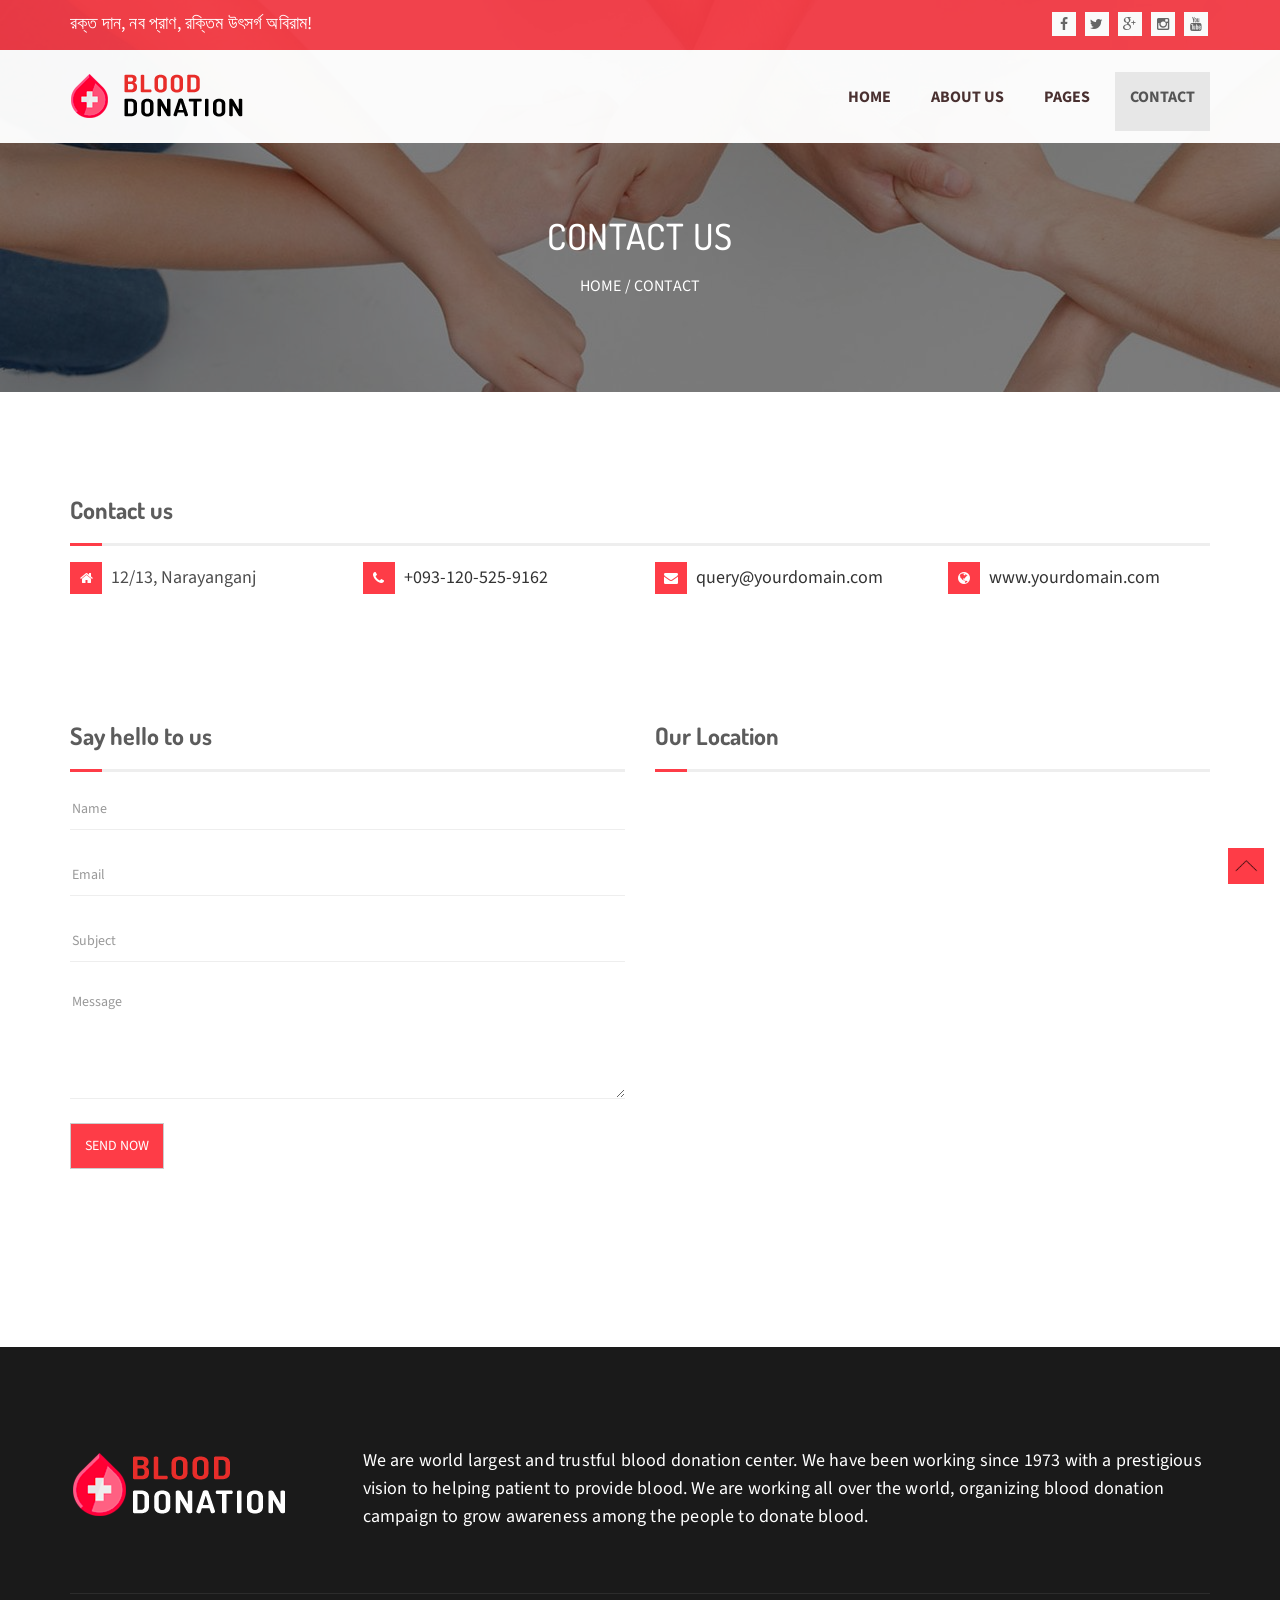
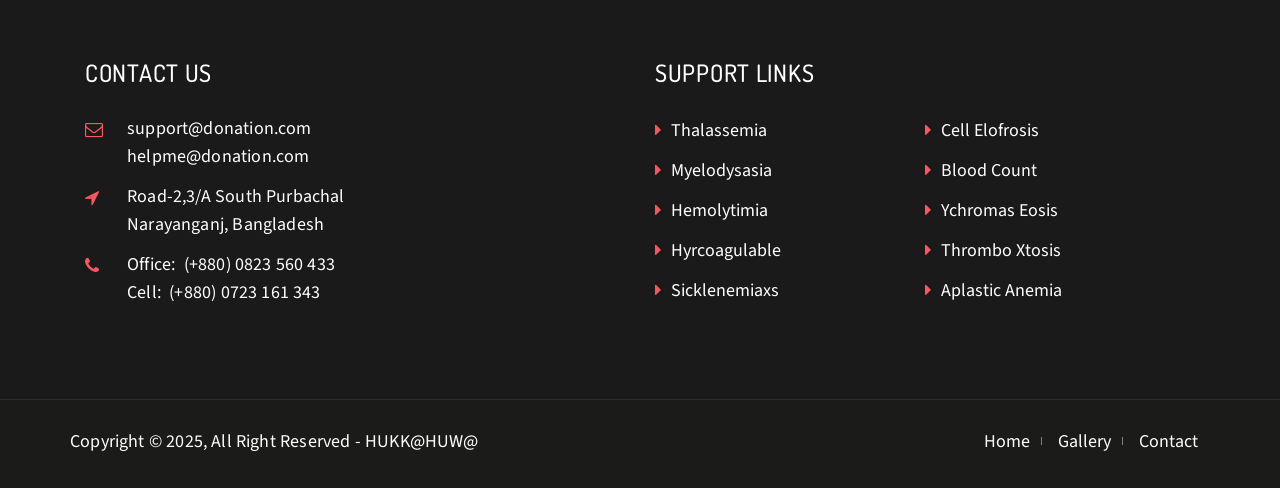
<file: src/main/resources/static/contact.html>
<!DOCTYPE html>
<!--[if IE 8]> <html lang="en" class="ie8"> <![endif]-->
<!--[if !IE]><!--> <html lang="en"> <!--<![endif]-->

    
<!-- Mirrored from templates.bwlthemes.com/blood_donation/contact.html by HTTrack Website Copier/3.x [XR&CO'2014], Fri, 07 Feb 2025 16:51:12 GMT -->
<head>
        <meta charset="utf-8">
        <title>Contact Us - Blood Donation - Activism & Campaign</title>
        <meta name="viewport" content="width=device-width, initial-scale=1, maximum-scale=1">
        <meta name="description" content="Blood Donation - Activism & Campaign">
        <meta name="author" content="xenioushk">
        <link rel="shortcut icon" href="images/favicon.png" />

        <!-- HTML5 shim, for IE6-8 support of HTML5 elements -->
        <!--[if lt IE 9]>
        <script src="http://html5shim.googlecode.com/svn/trunk/html5.js"></script>
        <![endif]-->

        <!-- The styles -->
        <link rel="stylesheet" href="css/bootstrap.min.css" />
        <link href="css/font-awesome.min.css" rel="stylesheet" type="text/css" >
        <link href="css/animate.css" rel="stylesheet" type="text/css" >
        <link href="css/owl.carousel.css" rel="stylesheet" type="text/css" >
        <link href="css/venobox.css" rel="stylesheet" type="text/css" >
        <link rel="stylesheet" href="css/styles.css" />

    <body> 

        <div id="preloader">
            <span class="margin-bottom"><img src="images/loader.gif" alt="" /></span>
        </div>

        <!--  HEADER -->

        <header class="main-header sticky-header clearfix" data-sticky_header="true">

            <div class="top-bar clearfix">

                <div class="container">

                    <div class="row">

                        <div class="col-md-8 col-sm-12">

                            <p>রক্ত দান, নব প্রাণ, রক্তিম উৎসর্গ অবিরাম!</p>

                        </div>

                        <div class="col-md-4col-sm-12">
                            <div class="top-bar-social">
                                <a href="#"><i class="fa fa-facebook"></i></a>
                                <a href="#"><i class="fa fa-twitter"></i></a>
                                <a href="#"><i class="fa fa-google-plus"></i></a>
                                <a href="#"><i class="fa fa-instagram"></i></a>
                                <a href="#"><i class="fa fa-youtube"></i></a>
                            </div>   
                        </div> 

                    </div>

                </div> <!--  end .container -->

            </div> <!--  end .top-bar  -->

            <section class="header-wrapper navgiation-wrapper">
                <div class="navbar navbar-default">			
                    <div class="container">
                        <div class="navbar-header">
                            <button type="button" class="navbar-toggle" data-toggle="collapse" data-target=".navbar-collapse">
                                <span class="icon-bar"></span>
                                <span class="icon-bar"></span>
                                <span class="icon-bar"></span>
                            </button>
                            <a class="logo" href="index.html"><img alt="" src="images/logo.png"></a>
                        </div>
                        <div class="navbar-collapse collapse">
                            <ul class="nav navbar-nav navbar-right">
                                <li>
                                    <a href="index.html" title="Home Layout 01">Home</a>
                                </li>
                                <li><a href="about-us.html" title="About Us">About Us</a></li>
                                <li class="drop"><a href="#">Pages</a>
                                    <ul class="drop-down">
                                        <li><a href="faq.html" title="FAQ">FAQ</a></li>
                                        <li><a href="gallery-2.html">Gallery</a>                                            
                                        </li>
                                    </ul>
                                </li>
                                <li class="active"><a href="contact.html">Contact</a></li>
                            </ul>
                        </div>
                    </div>
                </div>
            </section>


        </header> <!-- end main-header  -->

        <!--  PAGE HEADING -->

        <section class="page-header" data-stellar-background-ratio="1.2">

            <div class="container">

                <div class="row">

                    <div class="col-sm-12 text-center">


                        <h3>
                            Contact Us
                        </h3>

                        <p class="page-breadcrumb">
                            <a href="#">Home</a> / Contact
                        </p>


                    </div>

                </div> <!-- end .row  -->

            </div> <!-- end .container  -->

        </section> <!-- end .page-header  -->

        <!--  MAIN CONTENT  -->

        <section class="section-content-block section-contact-block no-bottom-padding">

            <div class="container">

                <div class="row">

                    <div class ="col-md-12">
                        <h2 class="contact-title">Contact us</h2>                           
                    </div>               

                    <div class="col-md-3">

                        <ul class="contact-info">
                            <li>
                                <span class="icon-container"><i class="fa fa-home"></i></span>
                                <address>12/13, Narayanganj</address>
                            </li>
                        </ul>                        

                    </div>

                    <div class="col-md-3">

                        <ul class="contact-info">

                            <li>
                                <span class="icon-container"><i class="fa fa-phone"></i></span>
                                <address><a href="#">+093-120-525-9162</a></address>
                            </li>

                        </ul>                        

                    </div>

                    <div class="col-md-3">
                        <ul class="contact-info">
                            <li>
                                <span class="icon-container"><i class="fa fa-envelope"></i></span>
                                <address><a href="mailto:">query@yourdomain.com</a></address>
                            </li>
                        </ul>                        

                    </div>

                    <div class="col-md-3">

                        <ul class="contact-info">
                            <li>
                                <span class="icon-container"><i class="fa fa-globe"></i></span>
                                <address><a href="#">www.yourdomain.com</a></address>
                            </li>
                        </ul>                        

                    </div>                    

                </div> 

            </div>

        </section>

        <section class="section-content-block section-contact-block">

            <div class="container">

                <div class="row">

                    <div class="col-sm-6 wow fadeInLeft">

                        <div class="contact-form-block">

                            <h2 class="contact-title">Say hello to us</h2>

                            <form role="form" action="#" method="post" id="contact-form">

                                <div class="form-group">
                                    <input type="text" class="form-control" id="user_name" name="user_name" placeholder="Name" data-msg="Please Write Your Name" />
                                </div>

                                <div class="form-group">
                                    <input type="email" class="form-control" id="user_email" name="user_email" placeholder="Email" data-msg="Please Write Your Valid Email" />
                                </div>
                                <div class="form-group">
                                    <input type="text" class="form-control" id="email_subject" name="email_subject" placeholder="Subject" data-msg="Please Write Your Message Subject" />
                                </div>

                                <div class="form-group">
                                    <textarea class="form-control" rows="5" name="email_message" id="email_message" placeholder="Message" data-msg="Please Write Your Message" ></textarea>
                                </div>

                                <div class="form-group">
                                    <button type="submit" class="btn btn-custom">Send Now</button>
                                </div>

                            </form>

                        </div> <!-- end .contact-form-block  -->

                    </div> <!--  end col-sm-6  -->

                    <div class="col-sm-6 wow fadeInRight">

                        <h2 class="contact-title">Our Location</h2>


                        <div class="section-google-map-block wow fadeInUp">
                            <iframe src="https://www.google.com/maps/embed?pb=!1m18!1m12!1m3!1d3649.4247975718363!2d90.54822067353979!3d23.83904478537084!2m3!1f0!2f0!3f0!3m2!1i1024!2i768!4f13.1!3m3!1m2!1s0x3755b8b18b7e94d7%3A0x2b8aa89c9df7c4f7!2sState%20University%20of%20Bangladesh!5e0!3m2!1sen!2sbd!4v1739027578375!5m2!1sen!2sbd" width="600" height="450" style="border:0;" allowfullscreen="" loading="lazy" referrerpolicy="no-referrer-when-downgrade"></iframe>

                        </div> <!-- end .section-content-block  -->                            

                    </div> <!--  end col-sm-6  -->                    

                </div> <!-- end row  -->

            </div> <!--  end .container -->

        </section> <!-- end .section-content-block  -->

        <!-- START FOOTER  -->

        <footer>            

            <section class="footer-widget-area footer-widget-area-bg">

                <div class="container">

                    <div class="row">

                        <div class="col-lg-12 col-md-12 col-sm-12 col-xs-12">

                            <div class="about-footer">

                                <div class="row">

                                    <div class="col-lg-3 col-md-3 col-sm-3 col-xs-12">
                                        <img src="images/logo-footer.png" alt="" />
                                    </div> <!--  end col-lg-3-->

                                    <div class="col-lg-9 col-md-9 col-sm-9 col-xs-12">
                                        <p>
                                            We are world largest and trustful blood donation center. We have been working since 1973 with a prestigious vision to helping patient to provide blood.
                                            We are working all over the world, organizing blood donation campaign to grow awareness among the people to donate blood.
                                        </p>
                                    </div> <!--  end .col-lg-9  -->

                                </div> <!--  end .row -->

                            </div> <!--  end .about-footer  -->

                        </div> <!--  end .col-md-12  -->

                    </div> <!--  end .row  -->

                    <div class="row">

                        <div class="col-md-4 col-sm-6 col-xs-12">

                            <!-- <div class="footer-widget">
                                <div class="sidebar-widget-wrapper">
                                    <div class="footer-widget-header clearfix">
                                        <h3>Subscribe Us</h3>
                                    </div>
                                    <p>Signup for regular newsletter and stay up to date with our latest news.</p>
                                    <div class="footer-subscription">
                                        <p>
                                            <input id="mc4wp_email" class="form-control" required="" placeholder="Enter Your Email" name="EMAIL" type="email">
                                        </p>
                                        <p>
                                            <input class="btn btn-default" value="Subscribe Now" type="submit">
                                        </p>
                                    </div>
                                </div> -->
                            </div> 

                        </div> <!--  end .col-md-4 col-sm-12 -->   						                      

                        <div class="col-md-6 col-sm-12 col-xs-12">

                            <div class="footer-widget">

                                <div class="sidebar-widget-wrapper">

                                    <div class="footer-widget-header clearfix">
                                        <h3>Contact Us</h3>
                                    </div>  <!--  end .footer-widget-header --> 


                                    <div class="textwidget">                                       

                                        <i class="fa fa-envelope-o fa-contact"></i> <p><a href="#">support@donation.com</a><br/><a href="#">helpme@donation.com</a></p>

                                        <i class="fa fa-location-arrow fa-contact"></i> <p>Road-2,3/A South Purbachal<br/>Narayanganj, Bangladesh</p>

                                        <i class="fa fa-phone fa-contact"></i> <p>Office:&nbsp; (+880) 0823 560 433<br/>Cell:&nbsp; (+880) 0723 161 343</p>                              

                                    </div>

                                </div> <!-- end .footer-widget-wrapper  -->

                            </div> <!--  end .footer-widget  -->

                        </div> <!--  end .col-md-4 col-sm-12 -->   

                        <div class="col-md-6 col-sm-12 col-xs-12">

                            <div class="footer-widget clearfix">

                                <div class="sidebar-widget-wrapper">

                                    <div class="footer-widget-header clearfix">
                                        <h3>Support Links</h3>
                                    </div>  <!--  end .footer-widget-header --> 


                                    <ul class="footer-useful-links">

                                        <li>
                                            <a href="#">
                                                <i class="fa fa-caret-right fa-footer"></i>
                                                Thalassemia
                                            </a>
                                        </li>
                                        <li>
                                            <a href="#">
                                                <i class="fa fa-caret-right fa-footer"></i>
                                                Cell Elofrosis
                                            </a>
                                        </li>
                                        <li>
                                            <a href="#">
                                                <i class="fa fa-caret-right fa-footer"></i>
                                                Myelodysasia
                                            </a>
                                        </li>
                                        <li>
                                            <a href="#">
                                                <i class="fa fa-caret-right fa-footer"></i>
                                                Blood Count
                                            </a>
                                        </li>
                                        <li>
                                            <a href="#">
                                                <i class="fa fa-caret-right fa-footer"></i>
                                                Hemolytimia
                                            </a>
                                        </li>
                                        <li>
                                            <a href="#">
                                                <i class="fa fa-caret-right fa-footer"></i>
                                                Ychromas Eosis 
                                            </a>
                                        </li>
                                        <li>
                                            <a href="#">
                                                <i class="fa fa-caret-right fa-footer"></i>
                                                Hyrcoagulable
                                            </a>
                                        </li>
                                        <li>
                                            <a href="#">
                                                <i class="fa fa-caret-right fa-footer"></i>
                                                Thrombo Xtosis
                                            </a>
                                        </li>
                                        <li>
                                            <a href="#">
                                                <i class="fa fa-caret-right fa-footer"></i>
                                                Sicklenemiaxs
                                            </a>
                                        </li>
                                        <li>
                                            <a href="#">
                                                <i class="fa fa-caret-right fa-footer"></i>
                                                Aplastic Anemia
                                            </a>
                                        </li>                                       
                                    </ul>

                                </div> <!--  end .footer-widget  -->        

                            </div> <!--  end .footer-widget  -->            

                        </div> <!--  end .col-md-4 col-sm-12 -->    

                    </div> <!-- end row  -->

                </div> <!-- end .container  -->

            </section> <!--  end .footer-widget-area  -->

            <!--FOOTER CONTENT  -->
            <section class="footer-contents">
                <div class="container">
                    <div class="row clearfix">
                        <div class="col-md-6 col-sm-12">
                            <p class="copyright-text"> Copyright © 2025, All Right Reserved - HUKK@HUW@ </p>
                        </div>  <!-- end .col-sm-6  -->
                        <div class="col-md-6 col-sm-12 text-right">
                            <div class="footer-nav">
                                <nav>
                                    <ul>
                                        <li>
                                            <a href="index.html">Home</a>
                                        </li>
                                        <li>
                                            <a href="blog-with-sidebar.html">Gallery</a>
                                        </li>
                                        <li>
                                            <a href="contact.html">Contact</a>
                                        </li>
                                    </ul>
                                </nav>
                            </div> <!--  end .footer-nav  -->
                        </div> <!--  end .col-lg-6  -->
                    </div> <!-- end .row  -->                                    
                </div> <!--  end .container  -->
            </section> <!--  end .footer-content  -->
        </footer>

        <!-- Back To Top Button  -->

        <a id="backTop">Back To Top</a>

        <script src="js/jquery.min.js"></script>
        <script src="js/bootstrap.min.js"></script>
        <script src="js/wow.min.js"></script>
        <script src="js/jquery.backTop.min.js"></script>
        <script src="js/waypoints.min.js"></script>
        <script src="js/waypoints-sticky.min.js"></script>
        <script src="js/owl.carousel.min.js"></script>
        <script src="js/jquery.stellar.min.js"></script>
        <script src="js/jquery.counterup.min.js"></script>
        <script src="js/venobox.min.js"></script>
        <script src="https://maps.google.com/maps/api/js?sensor=true"></script>
        <script src="js/jquery.gmap.min.js"></script>
        <script src="js/custom-scripts.js"></script>

    </body>


<!-- Mirrored from templates.bwlthemes.com/blood_donation/contact.html by HTTrack Website Copier/3.x [XR&CO'2014], Fri, 07 Feb 2025 16:51:12 GMT -->
</html>
</file>
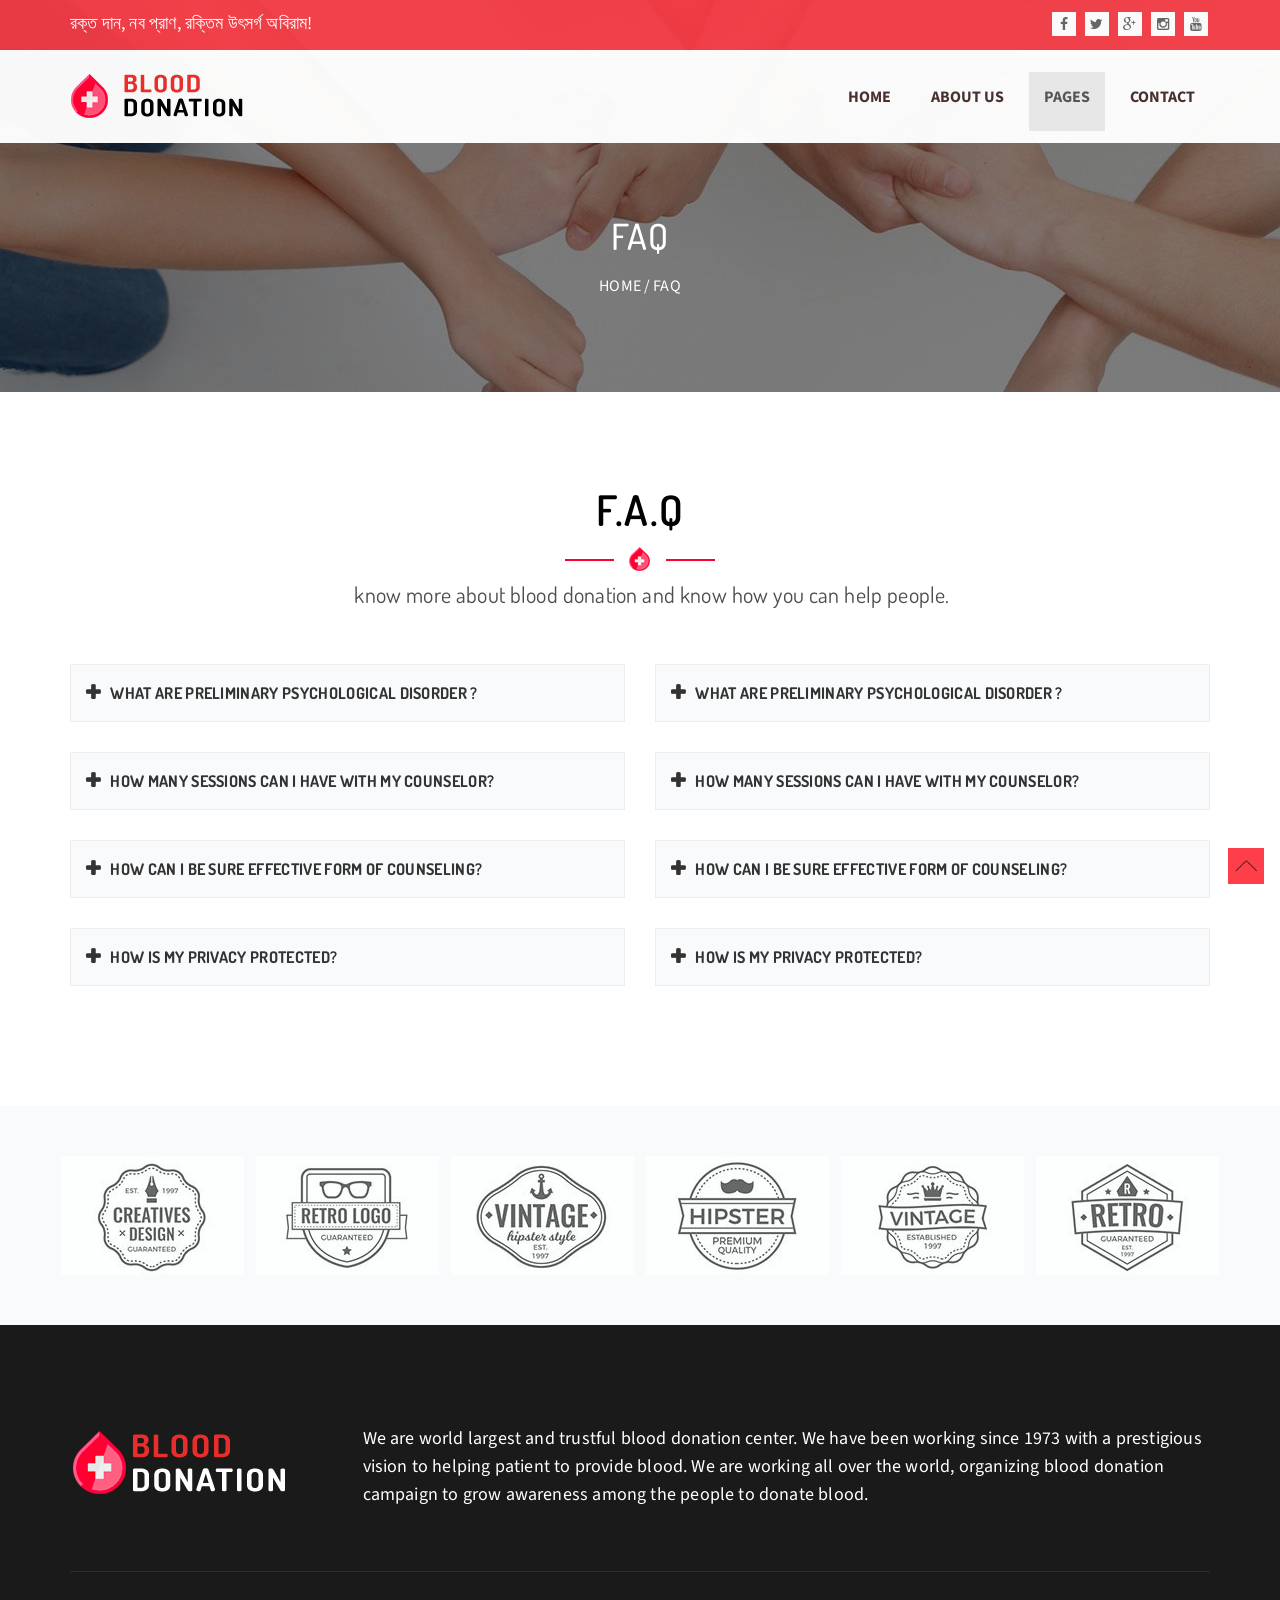
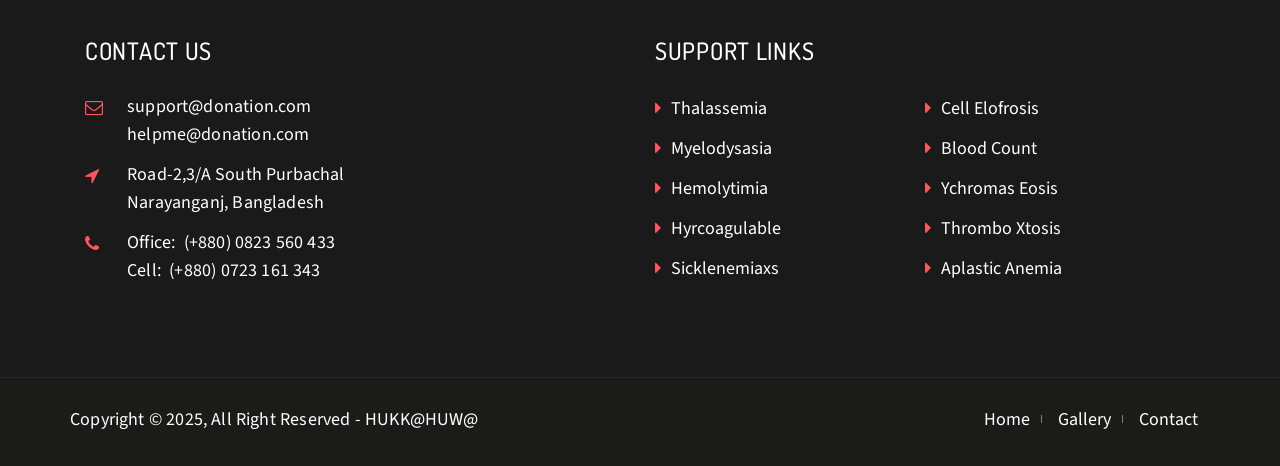
<file: src/main/resources/static/faq.html>
<!DOCTYPE html>
<!--[if IE 8]> <html lang="en" class="ie8"> <![endif]-->
<!--[if !IE]><!--> <html lang="en"> <!--<![endif]-->

    
<!-- Mirrored from templates.bwlthemes.com/blood_donation/faq.html by HTTrack Website Copier/3.x [XR&CO'2014], Fri, 07 Feb 2025 16:51:05 GMT -->
<head>
        <meta charset="utf-8">
        <title>FAQ - Blood Donation - Activism & Campaign</title>
        <meta name="viewport" content="width=device-width, initial-scale=1, maximum-scale=1">
        <meta name="description" content="Blood Donation - Activism & Campaign">
        <meta name="author" content="xenioushk">
        <link rel="shortcut icon" href="images/favicon.png" />

        <!-- HTML5 shim, for IE6-8 support of HTML5 elements -->
        <!--[if lt IE 9]>
        <script src="http://html5shim.googlecode.com/svn/trunk/html5.js"></script>
        <![endif]-->

        <!-- The styles -->
        <link rel="stylesheet" href="css/bootstrap.min.css" />
        <link href="css/font-awesome.min.css" rel="stylesheet" type="text/css" >
        <link href="css/animate.css" rel="stylesheet" type="text/css" >
        <link href="css/owl.carousel.css" rel="stylesheet" type="text/css" >
        <link href="css/venobox.css" rel="stylesheet" type="text/css" >
        <link rel="stylesheet" href="css/styles.css" />

    <body> 

        <div id="preloader">
            <span class="margin-bottom"><img src="images/loader.gif" alt="" /></span>
        </div>

        <!--  HEADER -->

        <header class="main-header sticky-header clearfix">

            <div class="top-bar clearfix">

                <div class="container">

                    <div class="row">

                        <div class="col-md-8 col-sm-12">

                            <p>রক্ত দান, নব প্রাণ, রক্তিম উৎসর্গ অবিরাম!</p>

                        </div>

                        <div class="col-md-4col-sm-12">
                            <div class="top-bar-social">
                                <a href="#"><i class="fa fa-facebook"></i></a>
                                <a href="#"><i class="fa fa-twitter"></i></a>
                                <a href="#"><i class="fa fa-google-plus"></i></a>
                                <a href="#"><i class="fa fa-instagram"></i></a>
                                <a href="#"><i class="fa fa-youtube"></i></a>
                            </div>   
                        </div> 

                    </div>

                </div> <!--  end .container -->

            </div> <!--  end .top-bar  -->

            <section class="header-wrapper navgiation-wrapper">
                <div class="navbar navbar-default">			
                    <div class="container">
                        <div class="navbar-header">
                            <button type="button" class="navbar-toggle" data-toggle="collapse" data-target=".navbar-collapse">
                                <span class="icon-bar"></span>
                                <span class="icon-bar"></span>
                                <span class="icon-bar"></span>
                            </button>
                            <a class="logo" href="index.html"><img alt="" src="images/logo.png"></a>
                        </div>
                        <div class="navbar-collapse collapse">
                            <ul class="nav navbar-nav navbar-right">
                                <li>
                                    <a href="index.html" title="Home Layout 01">Home</a>
                                </li>
                                <li><a href="about-us.html" title="About Us">About Us</a></li>
                                <li class="drop active"><a href="#">Pages</a>
                                    <ul class="drop-down">
                                        <li><a href="faq.html" title="FAQ">FAQ</a></li>
                                        <li><a href="gallery-2.html">Gallery</a>                                            
                                        </li>
                                    </ul>
                                </li>
                                <li><a href="contact.html">Contact</a></li>
                            </ul>
                        </div>
                    </div>
                </div>
            </section>


        </header> <!-- end main-header  -->


        <!--  PAGE HEADING -->

        <section class="page-header">

            <div class="container">

                <div class="row">

                    <div class="col-sm-12 text-center">

                        <h3>
                            FAQ
                        </h3>

                        <p class="page-breadcrumb">
                            <a href="#">Home</a> / FAQ
                        </p>


                    </div>

                </div> <!-- end .row  -->

            </div> <!-- end .container  -->

        </section> <!-- end .page-header  -->

        <!--  SECTION FAQ -->

        <section class="section-content-block section-faq">

            <div class="container">

                <div class="row">

                    <div class="col-md-12 col-sm-12 text-center">
                        <h2 class="section-heading">F.A.Q</h2>
                        <p class="section-subheading">
                            know more about blood donation and know how you can help people.
                        </p>
                    </div> <!-- end .col-sm-10  -->

                </div> <!--  end .row  -->

                <div class="row">

                    <div class="col-lg-6 col-md-6 col-sm-12 col-xs-12" id="accordion">

                        <div class="panel panel-default faq-box">
                            <div class="panel-heading">
                                <h4 class="panel-title">
                                    <a class="accordion-toggle collapsed" data-toggle="collapse" data-parent="#accordion" href="#collapseOne" >What are preliminary psychological disorder ?</a>
                                </h4>
                            </div>
                            <div id="collapseOne" class="panel-collapse collapse">
                                <div class="panel-body">
                                    We all to some extent are on an End of Life journey. For some of our clients and their family additional care and help is required as they progress through this journey. Care on Call work closely with.
                                </div>
                            </div>
                        </div>

                        <div class="panel panel-default faq-box">
                            <div class="panel-heading">
                                <h4 class="panel-title">
                                    <a class="accordion-toggle collapsed" data-toggle="collapse" data-parent="#accordion" href="#collapseTwo">How many sessions can I have with my counselor?</a>
                                </h4>
                            </div>
                            <div id="collapseTwo" class="panel-collapse collapse">
                                <div class="panel-body">
                                    We all to some extent are on an End of Life journey. For some of our clients and their family additional care and help is required as they progress through this journey. Care on Call work closely with.
                                </div>
                            </div>
                        </div>
                        <div class="panel panel-default faq-box">
                            <div class="panel-heading">
                                <h4 class="panel-title">
                                    <a class="accordion-toggle collapsed" data-toggle="collapse" data-parent="#accordion" href="#collapseThree"> How can I be sure effective form of counseling?</a>
                                </h4>
                            </div>
                            <div id="collapseThree" class="panel-collapse collapse">
                                <div class="panel-body">
                                    We all to some extent are on an End of Life journey. For some of our clients and their family additional care and help is required as they progress through this journey. Care on Call work closely with.
                                </div>
                            </div>
                        </div>

                        <div class="panel panel-default faq-box">
                            <div class="panel-heading">
                                <h4 class="panel-title">
                                    <a class="accordion-toggle collapsed" data-toggle="collapse" data-parent="#accordion" href="#collapseFour" >How is my privacy protected?</a>
                                </h4>
                            </div>
                            <div id="collapseFour" class="panel-collapse collapse">
                                <div class="panel-body">
                                    We all to some extent are on an End of Life journey. For some of our clients and their family additional care and help is required as they progress through this journey. Care on Call work closely with.
                                </div>
                            </div>
                        </div> 

                    </div> <!-- end .col-md-6  -->

                    <div class="col-lg-6 col-md-6 col-sm-12 col-xs-12" id="accordion2">

                        <div class="panel panel-default faq-box">
                            <div class="panel-heading">
                                <h4 class="panel-title">
                                    <a class="accordion-toggle collapsed" data-toggle="collapse" data-parent="#accordion2" href="#collapseFive" >What are preliminary psychological disorder ?</a>
                                </h4>
                            </div>
                            <div id="collapseFive" class="panel-collapse collapse">
                                <div class="panel-body">
                                    We all to some extent are on an End of Life journey. For some of our clients and their family additional care and help is required as they progress through this journey. Care on Call work closely with.
                                </div>
                            </div>
                        </div>

                        <div class="panel panel-default faq-box">
                            <div class="panel-heading">
                                <h4 class="panel-title">
                                    <a class="accordion-toggle collapsed" data-toggle="collapse" data-parent="#accordion2" href="#collapseSix">How many sessions can I have with my counselor?</a>
                                </h4>
                            </div>
                            <div id="collapseSix" class="panel-collapse collapse">
                                <div class="panel-body">
                                    We all to some extent are on an End of Life journey. For some of our clients and their family additional care and help is required as they progress through this journey. Care on Call work closely with.
                                </div>
                            </div>
                        </div>

                        <div class="panel panel-default faq-box">
                            <div class="panel-heading">
                                <h4 class="panel-title">
                                    <a class="accordion-toggle collapsed" data-toggle="collapse" data-parent="#accordion2" href="#collapseSeven"> How can I be sure effective form of counseling?</a>
                                </h4>
                            </div>
                            <div id="collapseSeven" class="panel-collapse collapse">
                                <div class="panel-body">
                                    We all to some extent are on an End of Life journey. For some of our clients and their family additional care and help is required as they progress through this journey. Care on Call work closely with.
                                </div>
                            </div>
                        </div>

                        <div class="panel panel-default faq-box">
                            <div class="panel-heading">
                                <h4 class="panel-title">
                                    <a class="accordion-toggle collapsed" data-toggle="collapse" data-parent="#accordion2" href="#collapseEight" >How is my privacy protected?</a>
                                </h4>
                            </div>
                            <div id="collapseEight" class="panel-collapse collapse">
                                <div class="panel-body">
                                    We all to some extent are on an End of Life journey. For some of our clients and their family additional care and help is required as they progress through this journey. Care on Call work closely with.
                                </div>
                            </div>
                        </div> 

                    </div> <!-- end .col-md-12  -->                    

                </div> <!-- end .row  -->

            </div> <!-- end .container  -->

        </section> <!--  end .section-faq -->


        <!-- CLIENT LOGO SECTION  -->

        <section class="section-client-logo section-secondary-bg">

            <div class="container wow fadeInUp">


                <div class="row">

                    <div class="logo-items logo-layout-1 text-center">

                        <div class="client-logo">

                            <img src="images/logo_1.jpg" alt="" />

                        </div>

                        <div class="client-logo">

                            <img src="images/logo_2.jpg" alt="" />

                        </div>


                        <div class="client-logo">

                            <img src="images/logo_3.jpg" alt="" />

                        </div>



                        <div class="client-logo">

                            <img src="images/logo_4.jpg" alt="" />

                        </div>

                        <div class="client-logo">

                            <img src="images/logo_5.jpg" alt="" />

                        </div>



                        <div class="client-logo">

                            <img src="images/logo_6.jpg" alt="" />

                        </div>

                        <div class="client-logo">

                            <img src="images/logo_7.jpg" alt="" />

                        </div>

                        <div class="client-logo">

                            <img src="images/logo_8.jpg" alt="" />

                        </div>


                    </div> <!-- end .testimonial-container  -->

                </div> <!-- end row  -->

            </div> <!-- end .container  -->

        </section> <!--  end .section-client-logo -->


        <!-- START FOOTER  -->

        <footer>            

            <section class="footer-widget-area footer-widget-area-bg">

                <div class="container">

                    <div class="row">

                        <div class="col-lg-12 col-md-12 col-sm-12 col-xs-12">

                            <div class="about-footer">

                                <div class="row">

                                    <div class="col-lg-3 col-md-3 col-sm-3 col-xs-12">
                                        <img src="images/logo-footer.png" alt="" />
                                    </div> <!--  end col-lg-3-->

                                    <div class="col-lg-9 col-md-9 col-sm-9 col-xs-12">
                                        <p>
                                            We are world largest and trustful blood donation center. We have been working since 1973 with a prestigious vision to helping patient to provide blood.
                                            We are working all over the world, organizing blood donation campaign to grow awareness among the people to donate blood.
                                        </p>
                                    </div> <!--  end .col-lg-9  -->

                                </div> <!--  end .row -->

                            </div> <!--  end .about-footer  -->

                        </div> <!--  end .col-md-12  -->

                    </div> <!--  end .row  -->

                    <div class="row">

                        <div class="col-md-4 col-sm-6 col-xs-12">

                            <!-- <div class="footer-widget">
                                <div class="sidebar-widget-wrapper">
                                    <div class="footer-widget-header clearfix">
                                        <h3>Subscribe Us</h3>
                                    </div>
                                    <p>Signup for regular newsletter and stay up to date with our latest news.</p>
                                    <div class="footer-subscription">
                                        <p>
                                            <input id="mc4wp_email" class="form-control" required="" placeholder="Enter Your Email" name="EMAIL" type="email">
                                        </p>
                                        <p>
                                            <input class="btn btn-default" value="Subscribe Now" type="submit">
                                        </p>
                                    </div>
                                </div> -->
                            </div> 

                        </div> <!--  end .col-md-4 col-sm-12 -->   						                      

                        <div class="col-md-6 col-sm-12 col-xs-12">

                            <div class="footer-widget">

                                <div class="sidebar-widget-wrapper">

                                    <div class="footer-widget-header clearfix">
                                        <h3>Contact Us</h3>
                                    </div>  <!--  end .footer-widget-header --> 


                                    <div class="textwidget">                                       

                                        <i class="fa fa-envelope-o fa-contact"></i> <p><a href="#">support@donation.com</a><br/><a href="#">helpme@donation.com</a></p>

                                        <i class="fa fa-location-arrow fa-contact"></i> <p>Road-2,3/A South Purbachal<br/>Narayanganj, Bangladesh</p>

                                        <i class="fa fa-phone fa-contact"></i> <p>Office:&nbsp; (+880) 0823 560 433<br/>Cell:&nbsp; (+880) 0723 161 343</p>                              

                                    </div>

                                </div> <!-- end .footer-widget-wrapper  -->

                            </div> <!--  end .footer-widget  -->

                        </div> <!--  end .col-md-4 col-sm-12 -->   

                        <div class="col-md-6 col-sm-12 col-xs-12">

                            <div class="footer-widget clearfix">

                                <div class="sidebar-widget-wrapper">

                                    <div class="footer-widget-header clearfix">
                                        <h3>Support Links</h3>
                                    </div>  <!--  end .footer-widget-header --> 


                                    <ul class="footer-useful-links">

                                        <li>
                                            <a href="#">
                                                <i class="fa fa-caret-right fa-footer"></i>
                                                Thalassemia
                                            </a>
                                        </li>
                                        <li>
                                            <a href="#">
                                                <i class="fa fa-caret-right fa-footer"></i>
                                                Cell Elofrosis
                                            </a>
                                        </li>
                                        <li>
                                            <a href="#">
                                                <i class="fa fa-caret-right fa-footer"></i>
                                                Myelodysasia
                                            </a>
                                        </li>
                                        <li>
                                            <a href="#">
                                                <i class="fa fa-caret-right fa-footer"></i>
                                                Blood Count
                                            </a>
                                        </li>
                                        <li>
                                            <a href="#">
                                                <i class="fa fa-caret-right fa-footer"></i>
                                                Hemolytimia
                                            </a>
                                        </li>
                                        <li>
                                            <a href="#">
                                                <i class="fa fa-caret-right fa-footer"></i>
                                                Ychromas Eosis 
                                            </a>
                                        </li>
                                        <li>
                                            <a href="#">
                                                <i class="fa fa-caret-right fa-footer"></i>
                                                Hyrcoagulable
                                            </a>
                                        </li>
                                        <li>
                                            <a href="#">
                                                <i class="fa fa-caret-right fa-footer"></i>
                                                Thrombo Xtosis
                                            </a>
                                        </li>
                                        <li>
                                            <a href="#">
                                                <i class="fa fa-caret-right fa-footer"></i>
                                                Sicklenemiaxs
                                            </a>
                                        </li>
                                        <li>
                                            <a href="#">
                                                <i class="fa fa-caret-right fa-footer"></i>
                                                Aplastic Anemia
                                            </a>
                                        </li>                                       
                                    </ul>

                                </div> <!--  end .footer-widget  -->        

                            </div> <!--  end .footer-widget  -->            

                        </div> <!--  end .col-md-4 col-sm-12 -->    

                    </div> <!-- end row  -->

                </div> <!-- end .container  -->

            </section> <!--  end .footer-widget-area  -->

            <!--FOOTER CONTENT  -->
            <section class="footer-contents">
                <div class="container">
                    <div class="row clearfix">
                        <div class="col-md-6 col-sm-12">
                            <p class="copyright-text"> Copyright © 2025, All Right Reserved - HUKK@HUW@ </p>
                        </div>  <!-- end .col-sm-6  -->
                        <div class="col-md-6 col-sm-12 text-right">
                            <div class="footer-nav">
                                <nav>
                                    <ul>
                                        <li>
                                            <a href="index.html">Home</a>
                                        </li>
                                        <li>
                                            <a href="blog-with-sidebar.html">Gallery</a>
                                        </li>
                                        <li>
                                            <a href="contact.html">Contact</a>
                                        </li>
                                    </ul>
                                </nav>
                            </div> <!--  end .footer-nav  -->
                        </div> <!--  end .col-lg-6  -->
                    </div> <!-- end .row  -->                                    
                </div> <!--  end .container  -->
            </section> <!--  end .footer-content  -->
        </footer>

        <!-- Back To Top Button  -->

        <a id="backTop">Back To Top</a>

        <script src="js/jquery.min.js"></script>
        <script src="js/bootstrap.min.js"></script>
        <script src="js/wow.min.js"></script>
        <script src="js/jquery.backTop.min.js"></script>
        <script src="js/waypoints.min.js"></script>
        <script src="js/waypoints-sticky.min.js"></script>
        <script src="js/owl.carousel.min.js"></script>
        <script src="js/jquery.stellar.min.js"></script>
        <script src="js/jquery.counterup.min.js"></script>
        <script src="js/venobox.min.js"></script>
        <script src="js/custom-scripts.js"></script>
    </body>


<!-- Mirrored from templates.bwlthemes.com/blood_donation/faq.html by HTTrack Website Copier/3.x [XR&CO'2014], Fri, 07 Feb 2025 16:51:05 GMT -->
</html>
</file>
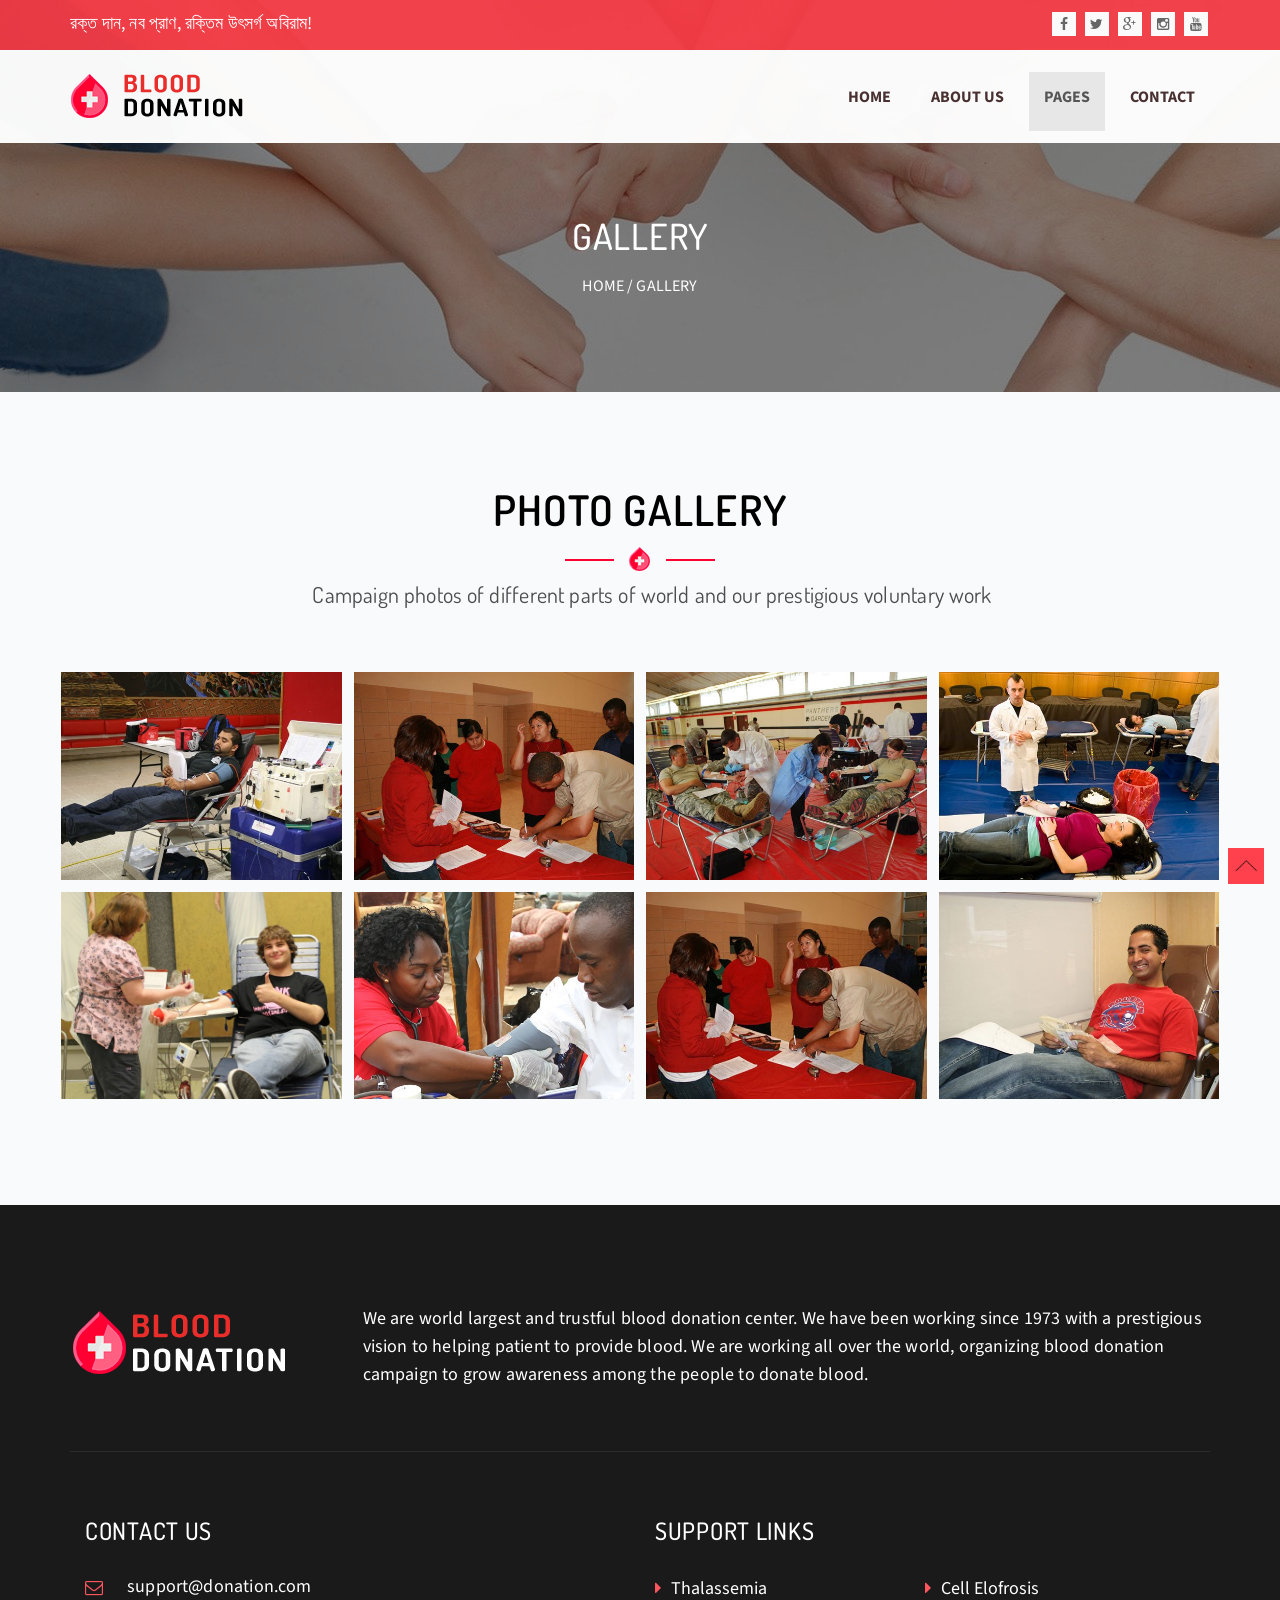
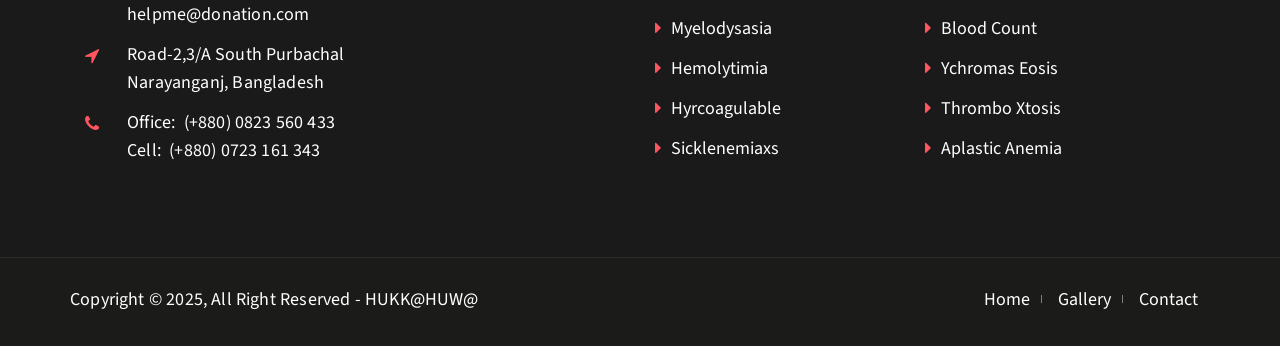
<file: src/main/resources/static/gallery-2.html>
<!DOCTYPE html>
<!--[if IE 8]> <html lang="en" class="ie8"> <![endif]-->
<!--[if !IE]><!--> <html lang="en"> <!--<![endif]-->

    
<!-- Mirrored from templates.bwlthemes.com/blood_donation/gallery-2.html by HTTrack Website Copier/3.x [XR&CO'2014], Fri, 07 Feb 2025 16:51:05 GMT -->
<head>
        <meta charset="utf-8">
        <title>Gallery - Blood Donation - Activism & Campaign</title>
        <meta name="viewport" content="width=device-width, initial-scale=1, maximum-scale=1">
        <meta name="description" content="Blood Donation - Activism & Campaign HTML5 Template">
        <meta name="author" content="xenioushk">
        <link rel="shortcut icon" href="images/favicon.png" />

        <!-- HTML5 shim, for IE6-8 support of HTML5 elements -->
        <!--[if lt IE 9]>
        <script src="http://html5shim.googlecode.com/svn/trunk/html5.js"></script>
        <![endif]-->

        <!-- The styles -->
        <link rel="stylesheet" href="css/bootstrap.min.css" />
        <link href="css/font-awesome.min.css" rel="stylesheet" type="text/css" >
        <link href="css/animate.css" rel="stylesheet" type="text/css" >
        <link href="css/owl.carousel.css" rel="stylesheet" type="text/css" >
        <link href="css/venobox.css" rel="stylesheet" type="text/css" >
        <link rel="stylesheet" href="css/styles.css" />

    <body> 

        <div id="preloader">
            <span class="margin-bottom"><img src="images/loader.gif" alt="" /></span>
        </div>

        <!--  HEADER -->

        <header class="main-header sticky-header clearfix">

            <div class="top-bar clearfix">

                <div class="container">

                    <div class="row">

                        <div class="col-md-8 col-sm-12">

                            <p>রক্ত দান, নব প্রাণ, রক্তিম উৎসর্গ অবিরাম!</p>

                        </div>

                        <div class="col-md-4col-sm-12">
                            <div class="top-bar-social">
                                <a href="#"><i class="fa fa-facebook"></i></a>
                                <a href="#"><i class="fa fa-twitter"></i></a>
                                <a href="#"><i class="fa fa-google-plus"></i></a>
                                <a href="#"><i class="fa fa-instagram"></i></a>
                                <a href="#"><i class="fa fa-youtube"></i></a>
                            </div>   
                        </div> 

                    </div>

                </div> <!--  end .container -->

            </div> <!--  end .top-bar  -->

            <section class="header-wrapper navgiation-wrapper">
                <div class="navbar navbar-default">			
                    <div class="container">
                        <div class="navbar-header">
                            <button type="button" class="navbar-toggle" data-toggle="collapse" data-target=".navbar-collapse">
                                <span class="icon-bar"></span>
                                <span class="icon-bar"></span>
                                <span class="icon-bar"></span>
                            </button>
                            <a class="logo" href="index.html"><img alt="" src="images/logo.png"></a>
                        </div>
                        <div class="navbar-collapse collapse">
                            <ul class="nav navbar-nav navbar-right">
                                <li>
                                    <a href="index.html" title="Home Layout 01">Home</a>
                                </li>
                                <li><a href="about-us.html" title="About Us">About Us</a></li>
                                <li class="drop active"><a href="#">Pages</a>
                                    <ul class="drop-down">
                                        <li><a href="faq.html" title="FAQ">FAQ</a></li>
                                        <li><a href="gallery-2.html">Gallery</a>                                            
                                        </li>
                                    </ul>
                                </li>
                                <li><a href="contact.html">Contact</a></li>
                            </ul>
                        </div>
                    </div>
                </div>
            </section>


        </header> <!-- end main-header  -->

        <!--  PAGE HEADING -->

        <section class="page-header" data-stellar-background-ratio="1.2">

            <div class="container">

                <div class="row">

                    <div class="col-sm-12 text-center">


                        <h3>
                            Gallery
                        </h3>

                        <p class="page-breadcrumb">
                            <a href="#">Home</a> / Gallery
                        </p>


                    </div>

                </div> <!-- end .row  -->

            </div> <!-- end .container  -->

        </section> <!-- end .page-header  -->

        <!--  GALLERY CONTENT  -->

        <section class="section-content-block section-secondary-bg">

            <div class="container">

                <div class="row section-heading-wrapper">

                    <div class="col-md-12 col-sm-12 text-center">
                        <h2 class="section-heading"><span>Photo</span> Gallery</h2>
                        <p class="section-subheading">
                            Campaign photos of different parts of world and our prestigious voluntary work
                        </p>
                    </div> <!-- end .col-sm-10  -->

                </div> <!-- end .row  -->

            </div> <!--  end .container -->

            <div class="container wow fadeInUp">


                <div class="row no-padding-gallery">

                    <div class="col-md-3 col-sm-12 gallery-container">

                        <a class="gallery-light-box" data-gall="myGallery" href="images/gallery_1.jpg">

                            <figure class="gallery-img">

                                <img src="images/gallery_1.jpg" alt="gallery image" />

                            </figure> <!-- end .cause-img  -->

                        </a> <!-- end .gallery-light-box  -->

                    </div><!-- end .col-sm-3  -->

                    <div class="col-md-3 col-sm-12 gallery-container">

                        <a class="gallery-light-box"  data-gall="myGallery" href="images/gallery_2.jpg">

                            <figure class="gallery-img">

                                <img src="images/gallery_2.jpg" alt="gallery image" />

                            </figure> <!-- end .cause-img  -->

                        </a>

                    </div><!-- end .col-sm-3  -->

                    <div class="col-md-3 col-sm-12 gallery-container">

                        <a class="gallery-light-box" data-gall="myGallery" href="images/gallery_1.jpg">

                            <figure class="gallery-img">

                                <img src="images/gallery_3.jpg" alt="gallery image" />

                            </figure> <!-- end .cause-img  -->

                        </a> <!-- end .gallery-light-box  -->

                    </div><!-- end .col-sm-3  -->

                    <div class="col-md-3 col-sm-12 gallery-container">

                        <a class="gallery-light-box"  data-gall="myGallery" href="images/gallery_2.jpg">

                            <figure class="gallery-img">

                                <img src="images/gallery_4.jpg" alt="gallery image" />

                            </figure> <!-- end .cause-img  -->

                        </a>

                    </div><!-- end .col-sm-3  -->

                </div> <!-- end .row  -->
                <div class="row no-padding-gallery">

                    <div class="col-md-3 col-sm-12 gallery-container">

                        <a class="gallery-light-box" data-gall="myGallery" href="images/gallery_1.jpg">

                            <figure class="gallery-img">

                                <img src="images/gallery_5.jpg" alt="gallery image" />

                            </figure> <!-- end .cause-img  -->

                        </a> <!-- end .gallery-light-box  -->

                    </div><!-- end .col-sm-3  -->

                    <div class="col-md-3 col-sm-12 gallery-container">

                        <a class="gallery-light-box"  data-gall="myGallery" href="images/gallery_2.jpg">

                            <figure class="gallery-img">

                                <img src="images/gallery_6.jpg" alt="gallery image" />

                            </figure> <!-- end .cause-img  -->

                        </a>

                    </div><!-- end .col-sm-3  -->

                    <div class="col-md-3 col-sm-12 gallery-container">

                        <a class="gallery-light-box" data-gall="myGallery" href="images/gallery_1.jpg">

                            <figure class="gallery-img">

                                <img src="images/gallery_8.jpg" alt="gallery image" />

                            </figure> <!-- end .cause-img  -->

                        </a> <!-- end .gallery-light-box  -->

                    </div><!-- end .col-sm-3  -->

                    <div class="col-md-3 col-sm-12 gallery-container">

                        <a class="gallery-light-box"  data-gall="myGallery" href="images/gallery_2.jpg">

                            <figure class="gallery-img">

                                <img src="images/gallery_7.jpg" alt="gallery image" />

                            </figure> <!-- end .cause-img  -->

                        </a>

                    </div><!-- end .col-sm-3  -->

                </div> <!-- end .row  -->

            </div><!-- end .container-fluid  -->

        </section> <!-- end .section-content-block  -->


        <!-- START FOOTER  -->

        <footer>            

            <section class="footer-widget-area footer-widget-area-bg">

                <div class="container">

                    <div class="row">

                        <div class="col-lg-12 col-md-12 col-sm-12 col-xs-12">

                            <div class="about-footer">

                                <div class="row">

                                    <div class="col-lg-3 col-md-3 col-sm-3 col-xs-12">
                                        <img src="images/logo-footer.png" alt="" />
                                    </div> <!--  end col-lg-3-->

                                    <div class="col-lg-9 col-md-9 col-sm-9 col-xs-12">
                                        <p>
                                            We are world largest and trustful blood donation center. We have been working since 1973 with a prestigious vision to helping patient to provide blood.
                                            We are working all over the world, organizing blood donation campaign to grow awareness among the people to donate blood.
                                        </p>
                                    </div> <!--  end .col-lg-9  -->

                                </div> <!--  end .row -->

                            </div> <!--  end .about-footer  -->

                        </div> <!--  end .col-md-12  -->

                    </div> <!--  end .row  -->

                    <div class="row">

                        <div class="col-md-4 col-sm-6 col-xs-12">

                            <!-- <div class="footer-widget">
                                <div class="sidebar-widget-wrapper">
                                    <div class="footer-widget-header clearfix">
                                        <h3>Subscribe Us</h3>
                                    </div>
                                    <p>Signup for regular newsletter and stay up to date with our latest news.</p>
                                    <div class="footer-subscription">
                                        <p>
                                            <input id="mc4wp_email" class="form-control" required="" placeholder="Enter Your Email" name="EMAIL" type="email">
                                        </p>
                                        <p>
                                            <input class="btn btn-default" value="Subscribe Now" type="submit">
                                        </p>
                                    </div>
                                </div> -->
                            </div> 

                        </div> <!--  end .col-md-4 col-sm-12 -->   						                      

                        <div class="col-md-6 col-sm-12 col-xs-12">

                            <div class="footer-widget">

                                <div class="sidebar-widget-wrapper">

                                    <div class="footer-widget-header clearfix">
                                        <h3>Contact Us</h3>
                                    </div>  <!--  end .footer-widget-header --> 


                                    <div class="textwidget">                                       

                                        <i class="fa fa-envelope-o fa-contact"></i> <p><a href="#">support@donation.com</a><br/><a href="#">helpme@donation.com</a></p>

                                        <i class="fa fa-location-arrow fa-contact"></i> <p>Road-2,3/A South Purbachal<br/>Narayanganj, Bangladesh</p>

                                        <i class="fa fa-phone fa-contact"></i> <p>Office:&nbsp; (+880) 0823 560 433<br/>Cell:&nbsp; (+880) 0723 161 343</p>                              

                                    </div>

                                </div> <!-- end .footer-widget-wrapper  -->

                            </div> <!--  end .footer-widget  -->

                        </div> <!--  end .col-md-4 col-sm-12 -->   

                        <div class="col-md-6 col-sm-12 col-xs-12">

                            <div class="footer-widget clearfix">

                                <div class="sidebar-widget-wrapper">

                                    <div class="footer-widget-header clearfix">
                                        <h3>Support Links</h3>
                                    </div>  <!--  end .footer-widget-header --> 


                                    <ul class="footer-useful-links">

                                        <li>
                                            <a href="#">
                                                <i class="fa fa-caret-right fa-footer"></i>
                                                Thalassemia
                                            </a>
                                        </li>
                                        <li>
                                            <a href="#">
                                                <i class="fa fa-caret-right fa-footer"></i>
                                                Cell Elofrosis
                                            </a>
                                        </li>
                                        <li>
                                            <a href="#">
                                                <i class="fa fa-caret-right fa-footer"></i>
                                                Myelodysasia
                                            </a>
                                        </li>
                                        <li>
                                            <a href="#">
                                                <i class="fa fa-caret-right fa-footer"></i>
                                                Blood Count
                                            </a>
                                        </li>
                                        <li>
                                            <a href="#">
                                                <i class="fa fa-caret-right fa-footer"></i>
                                                Hemolytimia
                                            </a>
                                        </li>
                                        <li>
                                            <a href="#">
                                                <i class="fa fa-caret-right fa-footer"></i>
                                                Ychromas Eosis 
                                            </a>
                                        </li>
                                        <li>
                                            <a href="#">
                                                <i class="fa fa-caret-right fa-footer"></i>
                                                Hyrcoagulable
                                            </a>
                                        </li>
                                        <li>
                                            <a href="#">
                                                <i class="fa fa-caret-right fa-footer"></i>
                                                Thrombo Xtosis
                                            </a>
                                        </li>
                                        <li>
                                            <a href="#">
                                                <i class="fa fa-caret-right fa-footer"></i>
                                                Sicklenemiaxs
                                            </a>
                                        </li>
                                        <li>
                                            <a href="#">
                                                <i class="fa fa-caret-right fa-footer"></i>
                                                Aplastic Anemia
                                            </a>
                                        </li>                                       
                                    </ul>

                                </div> <!--  end .footer-widget  -->        

                            </div> <!--  end .footer-widget  -->            

                        </div> <!--  end .col-md-4 col-sm-12 -->    

                    </div> <!-- end row  -->

                </div> <!-- end .container  -->

            </section> <!--  end .footer-widget-area  -->

            <!--FOOTER CONTENT  -->
            <section class="footer-contents">
                <div class="container">
                    <div class="row clearfix">
                        <div class="col-md-6 col-sm-12">
                            <p class="copyright-text"> Copyright © 2025, All Right Reserved - HUKK@HUW@ </p>
                        </div>  <!-- end .col-sm-6  -->
                        <div class="col-md-6 col-sm-12 text-right">
                            <div class="footer-nav">
                                <nav>
                                    <ul>
                                        <li>
                                            <a href="index.html">Home</a>
                                        </li>
                                        <li>
                                            <a href="blog-with-sidebar.html">Gallery</a>
                                        </li>
                                        <li>
                                            <a href="contact.html">Contact</a>
                                        </li>
                                    </ul>
                                </nav>
                            </div> <!--  end .footer-nav  -->
                        </div> <!--  end .col-lg-6  -->
                    </div> <!-- end .row  -->                                    
                </div> <!--  end .container  -->
            </section> <!--  end .footer-content  -->
        </footer>

        <!-- END FOOTER  -->

        <!-- Back To Top Button  -->

        <a id="backTop">Back To Top</a>

        <script src="js/jquery.min.js"></script>
        <script src="js/bootstrap.min.js"></script>
        <script src="js/wow.min.js"></script>
        <script src="js/jquery.backTop.min.js"></script>
        <script src="js/waypoints.min.js"></script>
        <script src="js/waypoints-sticky.min.js"></script>
        <script src="js/owl.carousel.min.js"></script>
        <script src="js/jquery.stellar.min.js"></script>
        <script src="js/jquery.counterup.min.js"></script>
        <script src="js/venobox.min.js"></script>
        <script src="js/custom-scripts.js"></script>
    </body>


<!-- Mirrored from templates.bwlthemes.com/blood_donation/gallery-2.html by HTTrack Website Copier/3.x [XR&CO'2014], Fri, 07 Feb 2025 16:51:05 GMT -->
</html>
</file>
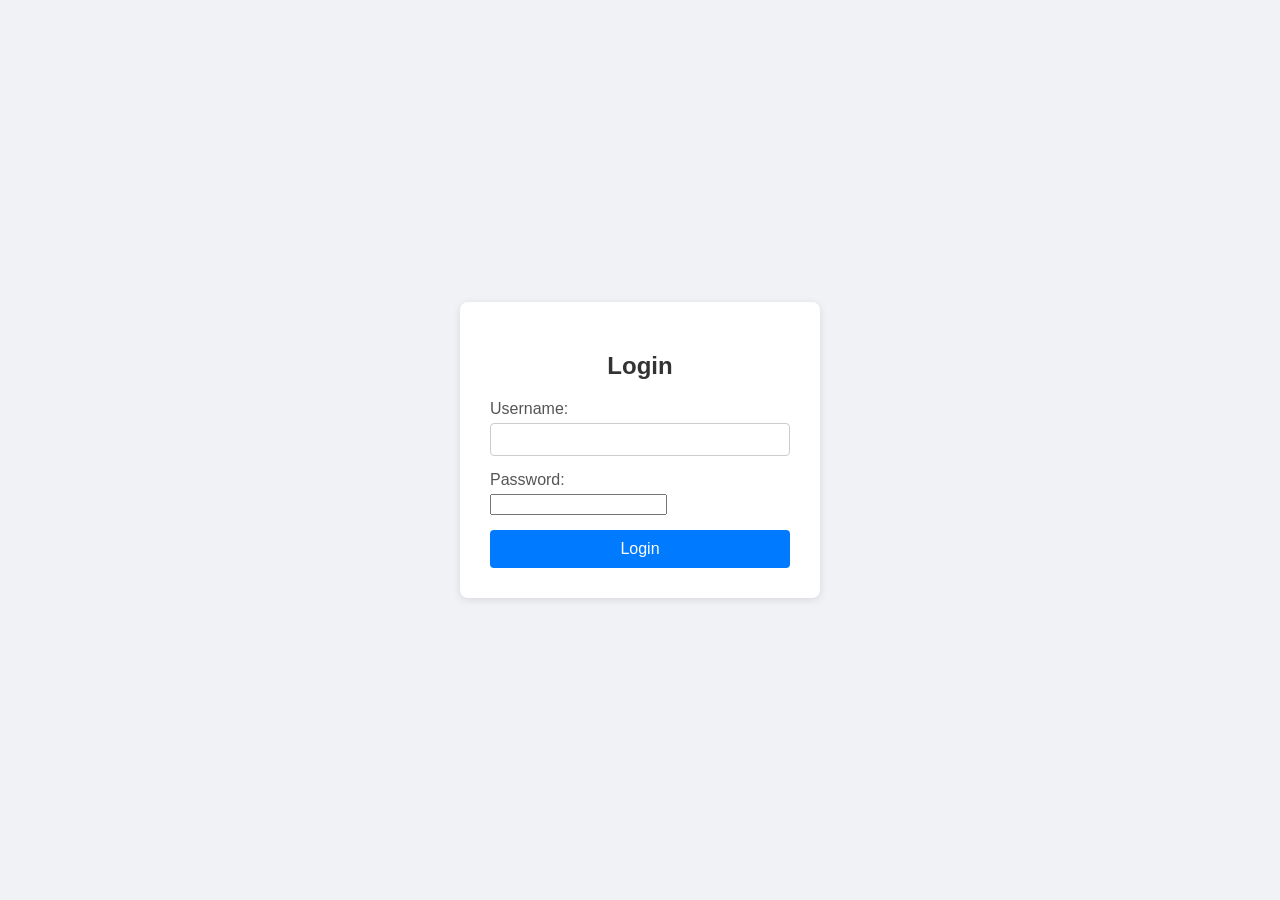
<file: src/main/resources/static/login.html>
<!DOCTYPE html>
<html lang="en">
<head>
  <meta charset="UTF-8">
  <meta name="viewport" content="width=device-width, initial-scale=1.0">
  <title>Login</title>
  <style>
    body {
      font-family: Arial, sans-serif;
      background: #f0f2f5;
      display: flex;
      justify-content: center;
      align-items: center;
      height: 100vh;
      margin: 0;
    }
    .login-container {
      background: white;
      padding: 30px;
      border-radius: 8px;
      box-shadow: 0 2px 8px rgba(0, 0, 0, 0.1);
      width: 300px;
    }
    .login-container h2 {
      margin-bottom: 20px;
      text-align: center;
      color: #333;
    }
    .form-group {
      margin-bottom: 15px;
    }
    label {
      display: block;
      margin-bottom: 5px;
      color: #555;
    }
    input[type="text"],
    input[type="number"] {
      width: 100%;
      padding: 8px;
      border: 1px solid #ccc;
      border-radius: 4px;
      box-sizing: border-box;
    }
    button {
      width: 100%;
      padding: 10px;
      border: none;
      border-radius: 4px;
      background-color: #007BFF;
      color: white;
      font-size: 16px;
      cursor: pointer;
    }
    button:hover {
      background-color: #0056b3;
    }
  </style>
</head>
<body>
<div class="login-container">
  <h2>Login</h2>
  <form action="/login" method="post">
    <div class="form-group">
      <label for="userName">Username:</label>
      <input type="text" id="userName" name="userName" required>
    </div>
    <div class="form-group">
      <label for="password">Password:</label>
      <input type="password" id="password" name="password" required>
    </div>
    <button type="submit">Login</button>
  </form>
</div>
</body>
</html>
</file>
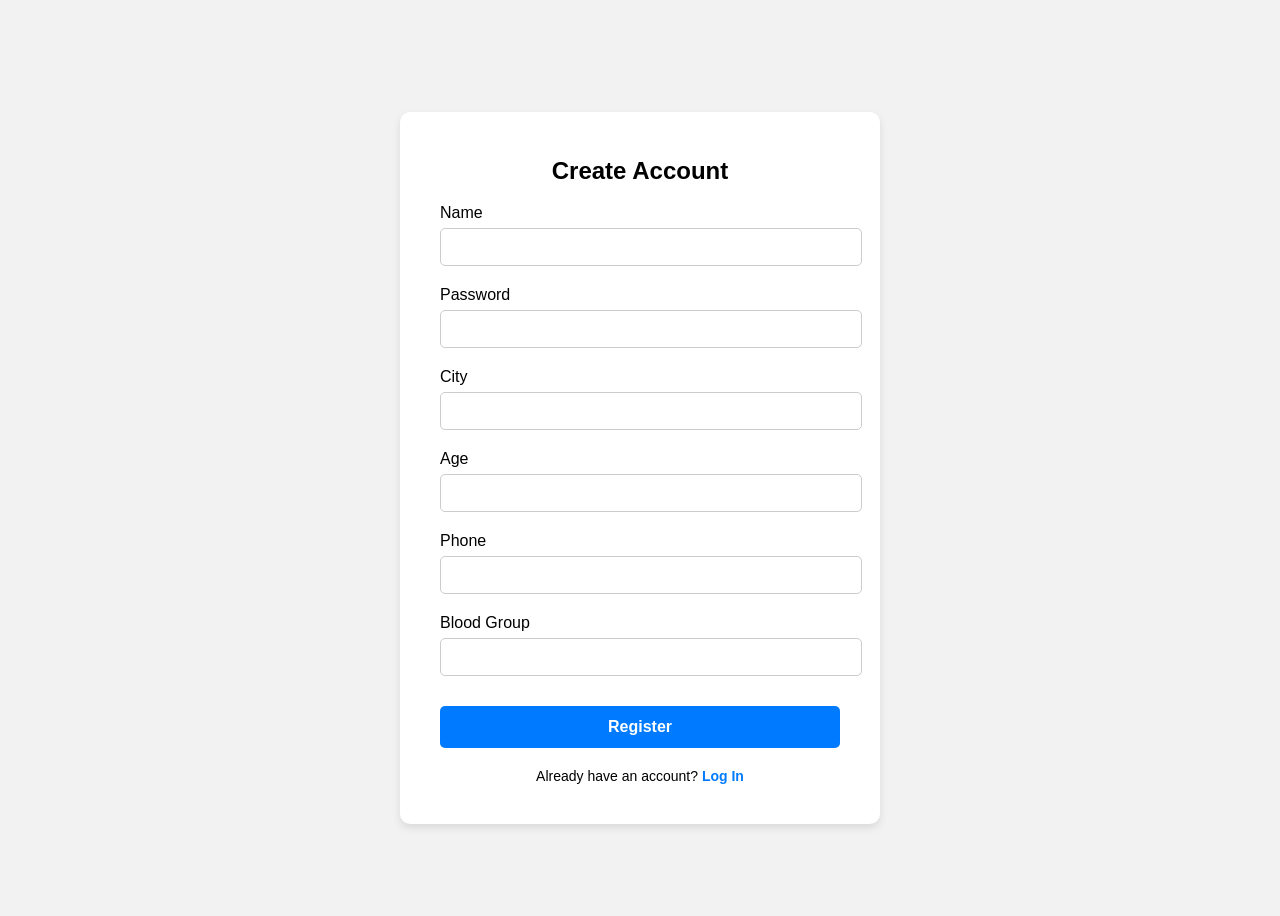
<file: src/main/resources/static/register.html>
<!DOCTYPE html>
<head>
  <meta charset="UTF-8">
  <meta name="viewport" content="width=device-width, initial-scale=1.0">
  <title>Create Account</title>
  <style>
    body {
      background-color: #f2f2f2;
      display: flex;
      justify-content: center;
      align-items: center;
      min-height: 100vh;
      font-family: Arial, sans-serif;
    }
    .registration-card {
      background: #ffffff;
      margin-top: 20px;
      padding: 40px;
      border-radius: 10px;
      box-shadow: 0 4px 8px rgba(0,0,0,0.1);
      width: 400px;
    }
     h2 {
      text-align: center;
      margin-top: 5px;
      font-weight: bold;
    }
    .registration-card label {
      display: block;
      margin-bottom: 6px;
    }
    .registration-card input[type="text"],
    .registration-card input[type="password"] {
      width: 100%;
      padding: 10px;
      margin-bottom: 20px;
      border: 1px solid #ccc;
      border-radius: 5px;
      font-size: 14px;
    }
    .registration-card button {
      width: 100%;
      padding: 12px;
      background-color: #007BFF;
      color: white;
      border: none;
      border-radius: 5px;
      cursor: pointer;
      margin-top: 10px;
      font-size: 16px;
      font-weight: bold;
    }
    .registration-card button:hover {
      background-color: #0056b3;
    }
    .login-link {
      margin-top: 20px;
      text-align: center;
      font-size: 14px;
    }
    .login-link a {
      color: #007BFF;
      text-decoration: none;
      font-weight: bold;
    }
  </style>
</head>
<body>

<div class="registration-card">
  <h2>Create Account</h2>
  <form action="/register" method="post">
    <label for="userName">Name</label>
    <input type="text" id="userName" name="userName" required>

    <label for="password">Password</label>
    <input type="password" id="password" name="password" required>

    <label for="city">City</label>
    <input type="text" id="city" name="city" required>

    <label for="age">Age</label>
    <input type="text" id="age" name="age" required>

    <label for="phone">Phone</label>
    <input type="text" id="phone" name="phone" required>

    <label for="bloodGroup">Blood Group</label>
    <input type="text" id="bloodGroup" name="bloodGroup" required>

    <button type="submit">Register</button>
  </form>

  <div class="login-link">
    Already have an account? <a href="login.html">Log In</a>
  </div>
</div>

</body>
</html>
</file>
<file: src/main/resources/static/css/venobox.css>
/* ------ venobox.css --------*/
.vbox-overlay *, .vbox-overlay *:before, .vbox-overlay *:after{
    -webkit-backface-visibility: hidden;
    -webkit-box-sizing:border-box;
    -moz-box-sizing:border-box;
    box-sizing:border-box;
}
/* ------- overlay: change here background color and opacity ----- */
.vbox-overlay{
    background: #fdfdfd;
    background: rgba(0,0,0,0.85); 
    width: 100%;
    height: auto;
    position: fixed;
    top: 0;
    left: 0;
    bottom: 0;
    z-index: 9999;
    opacity: 0;
    overflow-x: hidden;
    overflow-y: auto;

}

/* ----- preloader - choose between CIRCLE, IOS, DOTS, QUADS ----- */

/* circle preloader */
.vbox-preloader{
    position:fixed; 
    width:32px; 
    height:32px;
    left:50%; 
    top:50%; 
    margin-left:-16px; 
    margin-top:-16px;
    background-image: url(../images/preload-circle.png);
    text-indent: -100px;
    overflow: hidden;
    -webkit-animation: playload 1.4s steps(18) infinite;
       -moz-animation: playload 1.4s steps(18) infinite;
        -ms-animation: playload 1.4s steps(18) infinite;
         -o-animation: playload 1.4s steps(18) infinite;
            animation: playload 1.4s steps(18) infinite;
}
@-webkit-keyframes playload {
   from { background-position:    0px; }
     to { background-position: -576px; }
}
@-moz-keyframes playload {
   from { background-position:    0px; }
     to { background-position: -576px; }
}
@-ms-keyframes playload {
   from { background-position:    0px; }
     to { background-position: -576px; }
}
@-o-keyframes playload {
   from { background-position:    0px; }
     to { background-position: -576px; }
}
@keyframes playload {
   from { background-position:    0px; }
     to { background-position: -576px; }
}


/* IOS preloader */

/*.vbox-preloader{
    position:fixed; 
    width:32px; 
    height:32px;
    left:50%; 
    top:50%; 
    margin-left:-16px; 
    margin-top:-16px;
    background-image: url(preload-ios.png);
    text-indent: -100px;
    overflow: hidden;
    -webkit-animation: playload 1.4s steps(12) infinite;
       -moz-animation: playload 1.4s steps(12) infinite;
        -ms-animation: playload 1.4s steps(12) infinite;
         -o-animation: playload 1.4s steps(12) infinite;
            animation: playload 1.4s steps(12) infinite;
}

@-webkit-keyframes playload {
   from { background-position:    0px; }
     to { background-position: -384px; }
}
@-moz-keyframes playload {
   from { background-position:    0px; }
     to { background-position: -384px; }
}
@-ms-keyframes playload {
   from { background-position:    0px; }
     to { background-position: -384px; }
}
@-o-keyframes playload {
   from { background-position:    0px; }
     to { background-position: -384px; }
}
@keyframes playload {
   from { background-position:    0px; }
     to { background-position: -384px; }
}
*/


/* dots preloader */
/*
.vbox-preloader{
    position:fixed; 
    width:32px; 
    height:11px;
    left:50%; 
    top:50%; 
    margin-left:-16px; 
    margin-top:-16px;
    background-image: url(preload-dots.png);
    text-indent: -100px;
    overflow: hidden;
    -webkit-animation: playload 1.4s steps(24) infinite;
       -moz-animation: playload 1.4s steps(24) infinite;
        -ms-animation: playload 1.4s steps(24) infinite;
         -o-animation: playload 1.4s steps(24) infinite;
            animation: playload 1.4s steps(24) infinite;
}

@-webkit-keyframes playload {
   from { background-position:    0px; }
     to { background-position: -768px; }
}
@-moz-keyframes playload {
   from { background-position:    0px; }
     to { background-position: -768px; }
}
@-ms-keyframes playload {
   from { background-position:    0px; }
     to { background-position: -768px; }
}
@-o-keyframes playload {
   from { background-position:    0px; }
     to { background-position: -768px; }
}
@keyframes playload {
   from { background-position:    0px; }
     to { background-position: -768px; }
}
*/


/* quads preloader */
/*
.vbox-preloader{
    position:fixed; 
    width:32px; 
    height:10px;
    left:50%; 
    top:50%; 
    margin-left:-16px; 
    margin-top:-16px;
    background-image: url(preload-quads.png);
    text-indent: -100px;
    overflow: hidden;
    -webkit-animation: playload 1.4s steps(12) infinite;
       -moz-animation: playload 1.4s steps(12) infinite;
        -ms-animation: playload 1.4s steps(12) infinite;
         -o-animation: playload 1.4s steps(12) infinite;
            animation: playload 1.4s steps(12) infinite;
}
@-webkit-keyframes playload {
   from { background-position:    0px; }
     to { background-position: -384px; }
}
@-moz-keyframes playload {
   from { background-position:    0px; }
     to { background-position: -384px; }
}
@-ms-keyframes playload {
   from { background-position:    0px; }
     to { background-position: -384px; }
}
@-o-keyframes playload {
   from { background-position:    0px; }
     to { background-position: -384px; }
}
@keyframes playload {
   from { background-position:    0px; }
     to { background-position: -384px; }
}
*/
/* ----- navigation ----- */
.vbox-close{
    cursor: pointer;
    position: fixed;
    top: -1px;
    right: 0;
    width: 46px;
    height: 40px;
    padding: 10px 20px 10px 0;
    display: block;
    background: url(../images/close.gif) no-repeat #161617;
    background-position:10px center;
    color: #fff;
    text-indent: -100px;
    overflow: hidden;
}
.vbox-next, .vbox-prev{
    box-sizing: content-box;
    cursor: pointer;
    position: fixed;
    top: 50%;
    color: #fff;
    width: 30px;
    height: 170px;
    margin-top: -85px;
    text-indent: -100px;
    border: solid transparent; /* Using border instead of padding to keep bg image in place */
    overflow: hidden;
}
.vbox-prev{
    left: 0;
    border-width: 0 30px 0 10px;
    background: url(../images/prev.gif) center center no-repeat;
}
.vbox-next{
    right: 0;
    border-width: 0 10px 0 30px;
    background: url(../images/next.gif) center center no-repeat;
}

.vbox-title{
    width: 100%;
    height: 40px;
    float: left;
    text-align: center;
    line-height: 28px;
    font-size: 12px;
    color: #fff;
    padding: 6px 40px;
    overflow: hidden;
    background: #161617;
    position: fixed;
    display: none;
    top: -1px;
    left: 0;

}
.vbox-num{
    cursor: pointer;
    position: fixed;
    top: -1px;
    left: 0;
    height: 40px;
    display: block;
    color: #fff;
    overflow: hidden;
    line-height: 28px;
    font-size: 12px;
    padding: 6px 10px;
    background: #161617;
    display: none;
}
/* ------- inline window ------ */
.vbox-inline{
    width: 420px;
    height: 315px;
    padding: 10px;
    background: #fff;
    text-align: left;
    margin: 0 auto;
    overflow: auto;
}

/* ------- Video & iFrames window ------ */
.venoframe{
    border: none;
    width: 960px;
    height: 720px;
}
@media (max-width: 992px) {
    .venoframe{
        width: 640px;
        height: 480px;
    }
}
@media (max-width: 767px) {
    .venoframe{
        width: 420px;
        height: 315px;
    }
}
@media (max-width: 460px) {
    .vbox-inline{
        width: 100%;
    }

    .venoframe{
        width: 100%;
        height: 260px;
    }
}

/* ------- PLease do NOT edit this! (or do it at your own risk) ------ */
.vbox-open{
    overflow: hidden;
}
.vbox-container{
    position: relative;
    background: #000;
    width: 100%;
    max-width: 1200px;
    margin: 0 auto;
    padding: 0 15px;
}
.vbox-content{
    text-align: center;
    float: left;
    width: 100%;
    position: relative;
    overflow: hidden;
}
.vbox-container img{
    max-width: 100%;
    height: auto;
}
</file>
<file: src/main/resources/static/css/styles.css>
/**
 * File: styles.css
 * Description : Contains all necessary styling for the Blood Donation - Activism & Campaign HTML5 Template
 * Author: xenioushk
 * URL: https://themeforest.net/user/xenioushk
 * Project: Blood Donation - Activism & Campaign HTML5 Template
 * Version: 1.0.1
 * Last Update: 21-11-2017
 **/
/*========================================================================*/
/*   TABLE OF CONTENT
/*========================================================================*/
/*
/*      01. GENERAL STYLING
/*      02. HEADER
/*      03. MAIN NAVIGATION MENU
/*      04. HOME PAGE
/*      05. BLOG LAYOUT
/*      06. BLOG SINGLE PAGE
/*      07. EVENTS/CAMPAIGN PAGE
/*      08. ABOUT US PAGE
/*      09. GALLERY PAGE
/*      10. SERVICE PAGE
/*      11. 404 PAGE
/*      12. FOOTER
/*      13. SIDEBAR & WIDGETS
/*      14. RESPONSIVE STYLING
/*
/*========================================================================*/
@import url('https://fonts.googleapis.com/css?family=Dosis:400,500,600|Source+Sans+Pro:400,600,700');
/**
 * html5doctor.com Reset Stylesheet (Eric Meyer's Reset Reloaded + HTML5 baseline)
 * v1.6.1 2010-09-17 | Authors: Eric Meyer & Richard Clark
 * html5doctor.com/html-5-reset-stylesheet/
 */
html,
body,
div,
span,
object,
iframe,
h1,
h2,
h3,
h4,
h5,
h6,
p,
blockquote,
pre,
abbr,
address,
cite,
code,
del,
dfn,
em,
img,
ins,
kbd,
q,
samp,
small,
strong,
sub,
sup,
var,
b,
i,
dl,
dt,
dd,
ol,
ul,
li,
fieldset,
form,
label,
legend,
table,
caption,
tbody,
tfoot,
thead,
tr,
th,
td,
article,
aside,
canvas,
details,
figcaption,
figure,
footer,
header,
hgroup,
menu,
nav,
section,
summary,
time,
mark,
audio,
video {
  margin: 0;
  padding: 0;
  border: 0;
  font-size: 100%;
  font: inherit;
  vertical-align: baseline;
}
article,
aside,
details,
figcaption,
figure,
footer,
header,
hgroup,
menu,
nav,
section {
  display: block;
}
blockquote,
q {
  quotes: none;
}
blockquote:before,
blockquote:after,
q:before,
q:after {
  content: "";
  content: none;
}
ins {
  background-color: #ff9;
  color: #000;
  text-decoration: none;
}
mark {
  background-color: #ff9;
  color: #000;
  font-style: italic;
  font-weight: bold;
}
del {
  text-decoration: line-through;
}
abbr[title],
dfn[title] {
  border-bottom: 1px dotted;
  cursor: help;
}
table {
  border-collapse: collapse;
  border-spacing: 0;
}
hr {
  display: block;
  height: 1px;
  border: 0;
  border-top: 1px solid #ccc;
  margin: 1em 0;
  padding: 0;
}
input,
select {
  vertical-align: middle;
}
/* Remove margins for navigation lists */
nav ul,
nav li {
  margin: 0;
  list-style: none;
  list-style-image: none;
}
small {
  font-size: 85%;
}
strong,
th {
  font-weight: bold;
}
td {
  vertical-align: top;
}
textarea {
  overflow: auto;
}
/* www.sitepoint.com/blogs/2010/08/20/ie-remove-textarea-scrollbars/ */
/* Align checkboxes, radios, text inputs with their label by: Thierry Koblentz tjkdesign.com/ez-css/css/base.css ; */
input[type="radio"] {
  vertical-align: text-bottom;
}
input[type="checkbox"] {
  vertical-align: bottom;
}
.ie7 input[type="checkbox"] {
  vertical-align: baseline;
}
.ie6 input {
  vertical-align: text-bottom;
}
/* Webkit browsers add a 2px margin outside the chrome of form elements */
button,
input,
select,
textarea {
  margin: 0;
}
/***********************************************************************************************/
/* 01. GENERAL STYLING  */
/***********************************************************************************************/
body {
  font: 18px/28px 'Source Sans Pro', sans-serif;
  color: #4d4d4d;
  font-style: normal;
  font-weight: 400;
  position: relative;
}
img {
  max-width: 100%;
}
a {
  color: #FE3C47;
  text-decoration: none;
  -webkit-transition: all 0.3s ease-out;
  -moz-transition: all 0.3s ease-out;
  -o-transition: all 0.3s ease-out;
  transition: all 0.3s ease-out;
}

.Login-button {
  display: inline-block;
  padding: 10px 20px;
  font-size: 16px;
  font-weight: bold;
  text-transform: uppercase;
  border-radius: 5px;
  transition: all 0.3s ease-in-out;
  text-decoration: none;
}

/* Hover effect: turns red */
.Login-button:hover {
  background: #d9534f;
  color: white;
}


.Login-button:first-child {
  background-color: white;
  color: #d9534f; /* Red Theme */
  border: 2px solid #d9534f;
}

.Login-button:first-child:hover {
  background-color: #d9534f;
  color: white;
}

.Login-button:last-child {
  background-color: #d9534f;
  color: white;
  border: 2px solid #d9534f;
}

.Login-button:last-child:hover {
  background-color: white;
  color: #d9534f;
}
@media (max-width: 768px) { /* Target Mobile Devices */
  .Login-button {
    background-color: #000 !important;
    color: white;
      display: block; /* Stack buttons vertically */
      width: 90%; /* Adjust width to fit menu */
      margin: 5px auto; /* Center the buttons */
      text-align: center; /* Align text properly */
      padding: 12px 0;
      border: 2px solid #808080 !important;
  }
}





a:hover,
a:focus {
  color: #d3010d;
  text-decoration: none;
}
blockquote {
  font: 'Source Sans Pro', sans-serif;
  color: #333333;
}
h1,
h2,
h3,
h4,
h5,
h6 {
  font-family: 'Dosis', sans-serif;
  font-style: normal;
  font-weight: 700;
  color: #000000;
  line-height: 36px;
  margin: 0 0 16px 0;
}
h1 {
  font-size: 56px;
}
h2 {
  font-size: 48px;
}
h2 + p {
  margin-top: 12px;
}
h3 {
  font-size: 36px;
}
h3 + p {
  margin-top: 12px;
}
h4 {
  font-size: 24px;
}
h4 + p {
  margin-top: 12px;
}
h5 {
  font-size: 20px;
}
h6 {
  font-size: 16px;
}
* + p {
  margin-top: 12px;
}
p {
  font: 18px/28px 'Source Sans Pro', sans-serif;
  color: #4d4d4d;
  font-style: normal;
  font-weight: 400;
  letter-spacing: 0.01em;
  margin: 0 0 12px;
  padding: 0;
}
ul,
li {
  list-style-type: none;
}
input[type=text],
input[type=password],
input[type=submit],
input[type=button],
textarea {
  -webkit-border-radius: 0;
  -moz-border-radius: 0;
  border-radius: 0;
  -webkit-background-clip: padding-box;
  -moz-background-clip: padding;
  background-clip: padding-box;
  -webkit-box-shadow: 0 0 0 0 rgba(0, 0, 0, 0);
  -moz-box-shadow: 0 0 0 0 rgba(0, 0, 0, 0);
  box-shadow: 0 0 0 0 rgba(0, 0, 0, 0);
}
input[type=text]:focus,
input[type=password]:focus,
input[type=submit]:focus,
input[type=button]:focus,
textarea:focus {
  -webkit-box-shadow: 0 0 0 0 rgba(0, 0, 0, 0);
  -moz-box-shadow: 0 0 0 0 rgba(0, 0, 0, 0);
  box-shadow: 0 0 0 0 rgba(0, 0, 0, 0);
}
strong {
  font-weight: 600;
}
#preloader {
  background: #ffffff;
  height: 100%;
  position: fixed;
  width: 100%;
  z-index: 9999;
}
#preloader span {
  left: 50%;
  margin-left: -15px;
  margin-top: -15px;
  position: absolute;
  top: 50%;
}
#backTop {
  width: 16px;
  height: 16px;
  padding: 10px;
  border-radius: 0px;
  text-indent: -9999px;
  cursor: pointer;
  z-index: 999999999;
  display: none;
  box-sizing: content-box;
  -webkit-box-sizing: content-box;
  opacity: 1;
  -webkit-transition: opacity 0.2s ease-out;
  -moz-transition: opacity 0.2s ease-out;
  -o-transition: opacity 0.2s ease-out;
  transition: opacity 0.2s ease-out;
}
#backTop:hover {
  opacity: 1;
}
#backTop:after {
  position: absolute;
  content: '-';
  width: 16px;
  height: 16px;
  text-align: center;
  top: 0;
  left: 0;
  color: #FFF;
}
#backTop.custom {
  background-color: #FE3C47;
  background-image: url('../images/uparr-48-b.png');
  background-repeat: no-repeat;
  background-position: center center;
  background-size: cover;
  border: 0px solid #ffa1a7;
  -webkit-transition: 0.2s 0.2s ease-out;
  -moz-transition: 0.2s 0.2s ease-out;
  -o-transition: 0.2s 0.2s ease-out;
  transition: 0.2s 0.2s ease-out;
}
#backTop.custom:hover {
  background-color: #ffffff;
  border: 0px solid #d3010d;
}
.text-bold {
  font-weight: bold;
}
.capitalize {
  text-transform: capitalize;
}
.uppercase {
  text-transform: uppercase;
}
.alert,
.progress,
.pre {
  -webkit-border-radius: 0px;
  -moz-border-radius: 0px;
  border-radius: 0px;
  -webkit-background-clip: padding-box;
  -moz-background-clip: padding;
  background-clip: padding-box;
}
.margin-top-5 {
  margin-top: 5px;
}
.margin-top-30 {
  margin-top: 30px;
}
.margin-top-20 {
  margin-top: 20px;
}
.margin-top-11 {
  margin-top: 11px;
}
.margin-bottom-5 {
  margin-bottom: 5px;
}
.margin-bottom-11 {
  margin-bottom: 11px;
}
.margin-bottom-80 {
  margin-bottom: 80px;
}
.margin-right-0 {
  margin-right: 0px;
}
.padding-left-0 {
  padding-left: 0px;
}
.padding-right-0 {
  padding-right: 0px;
}
.padding-right-5 {
  padding-right: 5px;
}
.padding-right-11 {
  padding-right: 11px;
}
.no-padding {
  padding: 0px;
}
.inline li {
  display: inline-block;
  margin-right: 24px;
}
.inline li:last-child {
  margin-right: 0;
}
.narrow-p {
  margin: 0 auto 1.5em;
  width: 30%;
}
.fr {
  float: right;
}
.fl {
  float: left;
}
.cb {
  clear: both;
}
.db {
  display: block;
}
.overflow-hidden {
  overflow: hidden;
}
span.border-light-dotted {
  border-bottom: 1px dotted #FE3C47;
}
span.border-bold-dashed {
  border-bottom: 2px dashed #FE3C47;
}
blockquote {
  padding: 12px 26px 26px 42px;
  margin: 0 0 20px;
  font-size: 14px;
  font-family: 'Source Sans Pro', sans-serif;
  background: #FFFFFF;
  position: relative;
  border: 1px solid #CCCCCC;
  border-left: 4px solid #4d4d4d;
  -webkit-transition: 0.3s 0.2s ease-out;
  -moz-transition: 0.3s 0.2s ease-out;
  -o-transition: 0.3s 0.2s ease-out;
  transition: 0.3s 0.2s ease-out;
}
blockquote:hover {
  border: 1px solid #a6a6a6;
  border-left: 4px solid #4d4d4d;
}
blockquote p {
  font-size: 14px;
  line-height: 24px;
}
blockquote:before {
  display: block;
  position: absolute;
  left: 12px;
  top: 14px;
  content: "\f10d";
  font-family: 'FontAwesome';
  font-size: 15px;
  color: #d6d6d6;
  font-style: normal;
  font-weight: normal;
  line-height: 1;
  -webkit-font-smoothing: antialiased;
  -moz-osx-font-smoothing: grayscale;
}
blockquote.testimonial {
  background: #FFFFFF;
  border-top: 1px solid #CCCCCC;
  border-right: 1px solid #CCCCCC;
  border-bottom: 1px solid #CCCCCC;
  margin-bottom: 0;
}
cite {
  text-align: right;
  display: block;
}
cite:before {
  margin-right: 4px;
}
.bq-author {
  padding: 16px 0 0 110px;
  position: relative;
}
.bq-author:before {
  content: "";
  display: block;
  position: absolute;
  top: -1px;
  left: 69px;
  width: 0;
  height: 0;
  border-left: 22px solid transparent;
  border-right: 0 solid transparent;
  border-top: 22px solid #dcdcdc;
  z-index: 2;
}
.bq-author:after {
  content: "";
  display: block;
  position: absolute;
  top: -1px;
  left: 70px;
  width: 0;
  height: 0;
  border-left: 20px solid transparent;
  border-right: 0 solid transparent;
  border-top: 20px solid #fff;
  z-index: 3;
}
.bq-author h6 {
  margin-bottom: 6px;
}
.bq-author .bq-author-info {
  font-size: 12px;
}
ol li {
  padding: 0;
  margin: 0 0 10px 25px;
  list-style-type: decimal;
}
.section-container {
  margin: 24px 0 0 0;
}
.section-heading {
  position: relative;
  font-size: 42px;
  margin-bottom: 20px;
  text-transform: uppercase;
  font-family: 'Dosis', sans-serif;
  letter-spacing: 0.03em;
  font-weight: 600;
  color: #000000;
}
.section-heading:after {
  background-image: url('../images/separator.png');
  background-position: center center;
  background-repeat: no-repeat;
  content: "";
  height: 24px;
  left: 50%;
  margin-left: -75px;
  position: absolute;
  top: 55px;
  width: 150px;
}
.section-heading span {
  font-style: 400;
  color: #000000;
}
.section-heading-alt {
  color: #FFFFFF;
}
.section-heading-alt span {
  font-style: 400;
  color: #FFFFFF;
}
.section-subheading {
  font-size: 22px;
  line-height: 32px;
  font-weight: 400;
  font-family: 'Dosis', sans-serif;
  color: #4d4d4d;
  margin-bottom: 24px;
  padding: 30px 0 0 24px;
  word-spacing: 0.03em;
}
.section-subheading-alt {
  color: #FFFFFF;
}
.accordion .panel {
  margin-bottom: 3px;
  -moz-border-radius: 0px;
  -webkit-border-radius: 0px;
  border-radius: 0px;
}
.accordion .panel .panel-title a {
  display: block;
}
span.label {
  margin-right: 1px;
  -moz-border-radius: 0px;
  -webkit-border-radius: 0px;
  border-radius: 0px;
  font-size: 100%;
}
#btn,
.btn {
  text-align: center;
  -webkit-transition: 0.3s 0.2s ease-out;
  -moz-transition: 0.3s 0.2s ease-out;
  -o-transition: 0.3s 0.2s ease-out;
  transition: 0.3s 0.2s ease-out;
}
#btn:hover,
.btn:hover {
  color: #000000;
}
.btn-dynamism {
  -webkit-border-radius: 0px;
  -moz-border-radius: 0px;
  border-radius: 0px;
  -webkit-background-clip: padding-box;
  -moz-background-clip: padding;
  background-clip: padding-box;
  padding: 12px 42px;
}
.btn-dynamism:hover {
  background: #FE3C47;
  color: #FFFFFF;
}
.btn-custom {
  text-transform: uppercase;
  text-align: center;
  -webkit-transition: 0.3s 0.2s ease-out;
  -moz-transition: 0.3s 0.2s ease-out;
  -o-transition: 0.3s 0.2s ease-out;
  transition: 0.3s 0.2s ease-out;
  border: 1px solid #CCCCCC;
  background: #FE3C47;
  color: #FFFFFF;
  -webkit-border-radius: 0px;
  -moz-border-radius: 0px;
  border-radius: 0px;
  -webkit-background-clip: padding-box;
  -moz-background-clip: padding;
  background-clip: padding-box;
  padding: 12px 14px;
}
.btn-custom:hover {
  border-color: #a6a6a6;
  color: #FE3C47;
  background: #FFFFFF;
}
.btn-custom-inverse {
  text-align: center;
  -webkit-transition: 0.3s 0.2s ease-out;
  -moz-transition: 0.3s 0.2s ease-out;
  -o-transition: 0.3s 0.2s ease-out;
  transition: 0.3s 0.2s ease-out;
  border: 1px solid #CCCCCC;
  color: #FE3C47;
  background: #FFFFFF;
  -webkit-border-radius: 5px;
  -moz-border-radius: 5px;
  border-radius: 5px;
  -webkit-background-clip: padding-box;
  -moz-background-clip: padding;
  background-clip: padding-box;
  padding: 12px 14px;
}
.btn-custom-inverse:hover {
  background: #FE3C47;
  color: #FFFFFF;
}
a.btn-load-more {
  margin-bottom: -36px;
  margin-top: 48px;
  -webkit-border-radius: 0px;
  -moz-border-radius: 0px;
  border-radius: 0px;
  -webkit-background-clip: padding-box;
  -moz-background-clip: padding;
  background-clip: padding-box;
  background: transparent;
  color: #FE3C47;
  background: #FFFFFF;
  border: 1px solid #FE3C47;
  padding: 12px 24px;
  font-weight: 600;
  letter-spacing: 0.05em;
  text-transform: uppercase;
  -webkit-transition: 0.3s 0.2s ease-out;
  -moz-transition: 0.3s 0.2s ease-out;
  -o-transition: 0.3s 0.2s ease-out;
  transition: 0.3s 0.2s ease-out;
}
a.btn-load-more:hover {
  color: #FFFFFF;
  background: #FE3C47;
  border: 1px solid #FE3C47;
}
.button {
  display: inline-block;
  -webkit-border-radius: 5px;
  -moz-border-radius: 5px;
  border-radius: 5px;
  -webkit-background-clip: padding-box;
  -moz-background-clip: padding;
  background-clip: padding-box;
  color: white;
  font-weight: bold;
  height: 3em;
  line-height: 1em;
  padding: 1em;
}
.small-button {
  display: inline-block;
  -webkit-border-radius: 0px;
  -moz-border-radius: 0px;
  border-radius: 0px;
  -webkit-background-clip: padding-box;
  -moz-background-clip: padding;
  background-clip: padding-box;
  color: #000000;
  font-weight: bold;
  height: 0;
  line-height: 0;
  padding: 1em 1em;
  margin: 6px 0;
  width: 100%;
}
.text-highlighter {
  color: #FE3C47;
}
.text-highlighter-white {
  color: #FFFFFF;
}
#comment_btn {
  -webkit-border-radius: 0px;
  -moz-border-radius: 0px;
  border-radius: 0px;
  -webkit-background-clip: padding-box;
  -moz-background-clip: padding;
  background-clip: padding-box;
  text-align: center;
  -webkit-transition: 0.3s 0.2s ease-out;
  -moz-transition: 0.3s 0.2s ease-out;
  -o-transition: 0.3s 0.2s ease-out;
  transition: 0.3s 0.2s ease-out;
  border: 1px solid #CCCCCC;
  -webkit-box-shadow: 0 1px 1px 0 rgba(0, 0, 0, 0.1);
  -moz-box-shadow: 0 1px 1px 0 rgba(0, 0, 0, 0.1);
  box-shadow: 0 1px 1px 0 rgba(0, 0, 0, 0.1);
  background: transparent;
  color: #333333;
  padding: 6px 12px;
}
#comment_btn:hover {
  border: 1px solid #FE3C47;
  color: #FE3C47;
  background: transparent;
}
#contact-form .p-errors label {
  color: lightcoral;
}
#contact-form .p-errors input[type="text"],
#contact-form .p-errors input[type="email"],
#contact-form .p-errors textarea {
  border-color: lightcoral;
}
.wp-caption {
  text-align: center;
}
.wp-caption .wp-caption-text {
  margin-bottom: 0px;
  font-size: 12px;
  font-style: italic;
  line-height: 34px;
}
.sticky {
  margin-bottom: 21px;
  background: #FFFFFF;
}
/*------------------------------ Gallery Caption  ---------------------------------*/
/*------------------------------ By Post Author ---------------------------------*/
/***********************************************************************************************/
/* 02. HEADER */
/***********************************************************************************************/
.main-header {
  height: auto;
  left: 0;
  position: relative;
  /*position: relative;*/
  top: 0;
  width: 100%;
  z-index: 1000;
}
.sticky-wrapper {
  background: #ffffff;
}
.navgiation-wrapper {
  background: #ffffff;
}
.top-bar {
  background: #FE3C47;
  line-height: 42px;
  color: #FFFFFF;
  font-size: 14px;
}
.top-bar i {
  color: #FFFFFF;
  margin-right: 5px;
  display: inline-block;
}
.top-bar a {
  color: #FFFFFF;
}
.top-bar p {
  margin-top: 10px;
  color: #FFFFFF;
}
.top-bar-social {
  float: right;
  margin-right: 12px;
  color: #FFFFFF;
  font-size: 16px;
  margin-top: 5px;
  border: 0px solid #FFF;
  letter-spacing: 1px;
  text-transform: uppercase;
  -webkit-border-radius: 0px;
  -moz-border-radius: 0px;
  border-radius: 0px;
  -webkit-background-clip: padding-box;
  -moz-background-clip: padding;
  background-clip: padding-box;
}
.top-bar-social a {
  display: inline-block;
  -webkit-transition: all 0.3s ease-out;
  -moz-transition: all 0.3s ease-out;
  -o-transition: all 0.3s ease-out;
  transition: all 0.3s ease-out;
}
.top-bar-social a i.fa {
  width: 24px;
  height: 24px;
  -webkit-border-radius: 0px;
  -moz-border-radius: 0px;
  border-radius: 0px;
  -webkit-background-clip: padding-box;
  -moz-background-clip: padding;
  background-clip: padding-box;
  text-align: center;
  color: #666;
  background: #fafafa;
  line-height: 24px;
  font-size: 14px;
  position: relative;
  top: -2px;
}
.top-bar-social a:hover i.fa {
  color: #FE3C47;
  background: #fafafa;
}
.sticky-header {
  height: auto;
  left: 0;
  position: absolute;
  top: 0;
  width: 100%;
  z-index: 1000;
}
.sticky-header .top-bar {
  background: rgba(254, 60, 71, 0.9);
}
.sticky-header .navgiation-wrapper {
  background: rgba(255, 255, 255, 0.97);
}
.sticky-header .sticky-wrapper {
  background: transparent !important;
}
.stuck {
  position: fixed;
  top: 0;
  left: 0px;
  right: 0px;
  z-index: 99;
  opacity: 1;
  -webkit-transition: opacity 0.3s ease-out;
  -moz-transition: opacity 0.3s ease-out;
  -o-transition: opacity 0.3s ease-out;
  transition: opacity 0.3s ease-out;
  background: rgba(255, 255, 255, 0.97);
  width: 100%;
  padding: 0px;
  margin: 0 !important;
}
.logo {
  margin-top: 32px;
  margin-bottom: 0;
}
.header-container {
  border-bottom: 0px solid #EEEEEE;
  padding-bottom: 0px;
  box-shadow: 0px 0px 2px -4px rgba(0, 0, 0, 0.2);
  -webkit-transition: 0.2s 0.2s ease-out;
  -moz-transition: 0.2s 0.2s ease-out;
  -o-transition: 0.2s 0.2s ease-out;
  transition: 0.2s 0.2s ease-out;
}
/***********************************************************************************************/
/* 03. MAIN NAVIGATION MENU */
/***********************************************************************************************/
a.logo {
  margin-top: 10px;
  display: inline-block;
}
a.logo img {
  display: block;
}
.navbar-default {
  border: none;
  background: transparent;
  margin-bottom: 0px;
  padding: 12px 0;
}
.navbar-default .navbar-nav {
  margin-top: 10px;
}
.navbar-default .navbar-nav > li {
  margin-left: 10px;
}
.navbar-default .navbar-nav > li > a {
  font-family: 'Source Sans Pro', sans-serif;
  font-weight: 700;
  font-size: 16px;
  color: #493030;
  text-transform: uppercase;
  padding-bottom: 24px;
}
.navbar-default .navbar-nav > li > a:hover {
  color: #e9bdbd;
}
.navbar-default .navbar-nav li.drop {
  position: relative;
}
.navbar-default .navbar-nav li ul.drop-down {
  margin: 0;
  padding: 0;
  position: absolute;
  top: 71px;
  left: 0;
  width: 190px;
  visibility: hidden;
  opacity: 0;
  z-index: 3;
  text-align: left;
  -webkit-transition: all 0.3s ease-out;
  -moz-transition: all 0.3s ease-out;
  -o-transition: all 0.3s ease-out;
  transition: all 0.3s ease-out;
}
.navbar-default .navbar-nav li ul.drop-down li {
  list-style: none;
  display: block;
  margin: 0;
}
.navbar-default .navbar-nav li ul.drop-down li ul.drop-down.level3 {
  -webkit-transform: rotateX(0deg);
  -moz-transform: rotateX(0deg);
  -ms-transform: rotateX(0deg);
  -o-transform: rotateX(0deg);
  transform: rotateX(0deg);
  -webkit-transform: rotateX(-90deg);
  -moz-transform: rotateX(-90deg);
  -ms-transform: rotateX(-90deg);
  -o-transform: rotateX(-90deg);
  transform: rotateX(-90deg);
  top: 0px;
  left: 100%;
  border-bottom: none;
}
.navbar-default .navbar-nav li ul.drop-down li a {
  font-family: 'Source Sans Pro', sans-serif;
  font-weight: 700;
  font-size: 15px;
  display: inline-block;
  text-decoration: none;
  display: block;
  color: #000000;
  padding: 12px 20px;
  text-transform: uppercase;
  background: rgba(255, 255, 255, 0.9);
  margin: 0;
  border: none;
}
.navbar-default .navbar-nav li ul.drop-down li a:hover {
  background: rgba(0, 0, 0, 0.9);
  color: #FFFFFF;
}
.navbar-default .navbar-nav li ul.drop-down li:hover ul.drop-down.level3 {
  -webkit-transform: rotateX(0deg);
  -moz-transform: rotateX(0deg);
  -ms-transform: rotateX(0deg);
  -o-transform: rotateX(0deg);
  transform: rotateX(0deg);
}
.navbar-default .navbar-nav li ul.drop-down li:last-child {
  border-bottom: none;
}
.navbar-default .navbar-nav li:hover > ul.drop-down {
  visibility: visible;
  opacity: 1;
}
header.one-page .navbar-nav > li {
  margin-left: 0;
}
header.one-page .navbar-nav > li > a span {
  color: #FE3C47;
}
.menu-container {
  border: 5px solid rgba(0, 0, 0, 0.5);
  background: rgba(0, 0, 0, 0.8);
  margin-top: 20px;
  padding: 0px 20px;
}
.menu-container .navbar-nav li ul.drop-down {
  top: 66px;
}
/***********************************************************************************************/
/* 04. HOME PAGE */
/***********************************************************************************************/
.section-content-block {
  padding: 100px 0 100px 0;
  background: #FFFFFF;
}
.section-pure-white-bg {
  background: #FFFFFF !important;
}
.section-secondary-bg {
  background: #F9FAFB !important;
}
.section-heading-wrapper {
  margin-bottom: 32px;
}
.home-page-section-heading span {
  font-size: 16px;
  font-weight: normal;
  font-style: italic;
  color: #676767;
}
.home-page-section-sub-heading {
  font-size: 26px;
  line-height: 32px;
  font-style: italic;
  color: #808080;
}
.slider-wrap {
  clear: both;
}
#slider_1 {
  position: relative;
  text-align: center;
}
#slider_1 .item img {
  display: block;
  width: 100%;
  height: auto;
}
#slider_1 .slider-content {
  position: absolute;
  top: 50%;
  transform: translateY(-50%);
  width: 100%;
}
#slider_1 .slider-content p {
  color: #1A1A1A;
}
#slider_1 .slider-content h3 {
  font-family: 'Source Sans Pro', sans-serif;
  color: #1A1A1A;
  font-size: 32px;
  font-weight: 700;
  text-transform: uppercase;
  letter-spacing: 0.5em;
  line-height: 50px;
  margin: 16px 0 0;
}
#slider_1 .slider-content h2 {
  letter-spacing: 0.03em;
  position: relative;
  overflow: hidden;
  font-family: 'Source Sans Pro', sans-serif;
  font-size: 60px;
  line-height: 70px;
  font-weight: 700;
  margin: 24px 0 0;
  color: #1A1A1A;
  text-transform: uppercase;
}
#slider_1 .slider-content h2 span {
  padding: 0 3px;
  font-weight: 400;
}
#slider_1 .slider-content a.btn-slider {
  font-size: 18px;
  margin-top: 40px;
  background: #FE3C47;
  border: 2px solid #FE3C47;
  color: #FFFFFF;
  line-height: 32px;
  padding: 10px 24px;
  text-transform: uppercase;
  font-weight: 600;
  text-align: left;
  letter-spacing: 0.03em;
  -webkit-border-radius: 0px;
  -moz-border-radius: 0px;
  border-radius: 0px;
  -webkit-background-clip: padding-box;
  -moz-background-clip: padding;
  background-clip: padding-box;
}
#slider_1 .slider-content a.btn-slider:hover {
  background: #fe0917;
  border: 2px solid #FE3C47;
  color: #FFFFFF;
}
#slider_1 .slider-contents-info {
  background: rgba(255, 255, 255, 0.9);
  padding: 24px 0px 48px;
  display: block;
  overflow: hidden;
  position: relative;
  z-index: 1;
}
#slider_1 .slider-contents-info:before,
#slider_1 .slider-contents-info:after {
  content: "";
  width: 130px;
  height: 130px;
  background: transparent;
  border: 5px solid #FE3C47;
  position: absolute;
  z-index: -1;
}
#slider_1 .slider-contents-info:before {
  bottom: 0px;
  left: 0;
  border-top: 0px;
  border-right: 0px;
}
#slider_1 .slider-contents-info:after {
  top: 0px;
  right: 0;
  border-left: 0px;
  border-bottom: 0px;
}
#slider_1 .owl-controls {
  opacity: 0;
  -webkit-transition: all 0.3s ease-in-out;
  -moz-transition: all 0.3s ease-in-out;
  transition: all 0.3s ease-in-out;
}
#slider_1 .owl-controls .owl-nav div {
  color: #000000;
  font-size: 22px;
  line-height: 70px;
  margin-top: 0px;
  opacity: 1;
  position: absolute;
  top: 50%;
  margin-top: -30px;
  z-index: 1;
  -webkit-transition: all 0.3s ease-in-out;
  -moz-transition: all 0.3s ease-in-out;
  transition: all 0.3s ease-in-out;
}
#slider_1 .owl-controls .owl-nav div:hover {
  opacity: 0.8;
}
#slider_1 .owl-controls .owl-nav div.owl-prev {
  -webkit-transition: all 0.5s ease-out;
  -moz-transition: all 0.5s ease-out;
  -o-transition: all 0.5s ease-out;
  transition: all 0.5s ease-out;
  left: 24px;
  width: 60px;
  height: 60px;
  line-height: 60px;
  background: #fe3c47;
  color: #FFFFFF;
}
#slider_1 .owl-controls .owl-nav div.owl-next {
  -webkit-transition: all 0.5s ease-out;
  -moz-transition: all 0.5s ease-out;
  -o-transition: all 0.5s ease-out;
  transition: all 0.5s ease-out;
  right: 24px;
  width: 60px;
  height: 60px;
  line-height: 60px;
  background: #fe3c47;
  color: #FFFFFF;
}
#slider_1:hover .owl-controls {
  opacity: 1;
}
#slider_1:hover .owl-controls .owl-nav div.owl-prev {
  left: 12px;
}
#slider_1:hover .owl-controls .owl-nav div.owl-next {
  right: 12px;
}
.section-banner {
  background-image: url("../images/home_1_slider_1.jpg");
  padding: 250px 0px;
  background-repeat: no-repeat;
  background-size: cover;
  background-position: center;
  position: relative;
  overflow: hidden;
}
.section-banner .banner-content {
  width: 100%;
}
.section-banner .banner-content h2 {
  font-family: 'Source Sans Pro', sans-serif;
  font-size: 50px;
  line-height: 60px;
  font-weight: 700;
  margin: 12px 0 0;
  color: #FFFFFF;
  text-transform: uppercase;
}
.section-banner .banner-content h2 span {
  padding: 0 3px;
  font-weight: 400;
}
.section-banner .banner-content h3 {
  font-family: 'Source Sans Pro', sans-serif;
  font-weight: 400;
  font-size: 24px;
  line-height: 32px;
  letter-spacing: 0.02em;
  margin: 16px 0 0;
  color: #FFFFFF;
}
.section-banner .banner-content a.btn-slider {
  font-size: 16px;
  margin-top: 24px;
  background: #FE3C47;
  border: 2px solid #FE3C47;
  color: #FFFFFF;
  line-height: 32px;
  padding-left: 24px;
  padding-right: 24px;
  font-weight: 500;
  text-align: center;
  -webkit-border-radius: 0px;
  -moz-border-radius: 0px;
  border-radius: 0px;
  -webkit-background-clip: padding-box;
  -moz-background-clip: padding;
  background-clip: padding-box;
}
.section-banner .banner-content a.btn-slider:hover {
  background: #fe0917;
  border: 2px solid #FE3C47;
  color: #FFFFFF;
}
.cta-section-1 {
  background: #F8F9FA;
  padding: 40px 0;
  color: #333333;
}
.cta-section-1 h2 {
  font-size: 32px;
  text-transform: uppercase;
  letter-spacing: 0.03em;
  color: #1A1A1A;
  font-weight: 600;
}
.cta-section-1 p {
  margin-bottom: 0;
  color: #777777;
}
.cta-section-1 a.btn-cta-1 {
  background: #FE3C47;
  color: #FFFFFF;
  border: 3px solid #FE3C47;
  font-size: 22px;
  font-weight: 700;
  height: 60px;
  line-height: 42px;
  margin-bottom: 6px;
  margin-top: 24px;
  padding-left: 28px;
  padding-right: 28px;
  position: relative;
  text-transform: uppercase;
  -webkit-border-radius: 0px;
  -moz-border-radius: 0px;
  border-radius: 0px;
  -webkit-background-clip: padding-box;
  -moz-background-clip: padding;
  background-clip: padding-box;
  transition: all 0.3s ease-out 0.2s;
}
.cta-section-1 a.btn-cta-1:hover {
  background: transparent;
  color: #1A1A1A;
}
.cta-section-2 {
  padding: 64px 0;
  background: transparent;
  background-image: url('../images/pattern_1.png');
  background-repeat: repeat;
  background-position: center center;
  background-size: initial;
  background-attachment: fixed;
  display: block;
  clear: both;
  position: relative;
  overflow: hidden;
  text-align: center;
}
.cta-section-2:before {
  position: absolute;
  width: 100%;
  height: 100%;
  background: #FE3C47;
  opacity: 0.95;
  top: 0;
  left: 0;
  content: '';
}
.cta-section-2 h2 {
  font-size: 32px;
  line-height: 42px;
  color: #FFFFFF;
  font-weight: 500;
  margin: 0;
  font-family: 'Dosis', sans-serif;
  letter-spacing: 0.03em;
  text-transform: uppercase;
}
.cta-section-2 p {
  font-size: 18px;
  font-weight: 400;
  letter-spacing: 0.004em;
  color: #FFFFFF;
}
.cta-section-2 a.btn-cta-2 {
  background: #FAFAFA;
  color: #FE3C47;
  border: 2px solid #CCCCCC;
  font-size: 22px;
  font-weight: 700;
  height: 60px;
  line-height: 42px;
  margin-bottom: 6px;
  margin-top: 24px;
  padding-left: 28px;
  padding-right: 28px;
  position: relative;
  text-transform: uppercase;
  -webkit-border-radius: 0px;
  -moz-border-radius: 0px;
  border-radius: 0px;
  -webkit-background-clip: padding-box;
  -moz-background-clip: padding;
  background-clip: padding-box;
  transition: all 0.3s ease-out 0.2s;
}
.cta-section-2 a.btn-cta-2:hover {
  background: #FE3C47;
  color: #FFFFFF;
}
.cta-section-3 {
  background: transparent;
  background-image: url('../images/cta-bg-img.jpg');
  background-repeat: no-repeat;
  background-position: center center;
  background-size: cover;
  background-attachment: fixed;
  color: #FFFFFF;
  display: block;
  clear: both;
  position: relative;
  overflow: hidden;
}
.cta-section-3:before {
  position: absolute;
  width: 100%;
  height: 100%;
  background: rgba(0, 0, 0, 0.7);
  top: 0;
  left: 0;
  content: '';
}
.cta-section-3 .cta-content {
  color: #FFFFFF;
}
.cta-section-3 .cta-content h2 {
  font-size: 70px;
  color: #FFFFFF;
  text-transform: uppercase;
  letter-spacing: 0.03em;
  line-height: 65px;
  font-weight: 500;
}
.cta-section-3 .cta-content a.btn-cta-3 {
  background: #FE3C47;
  border: 2px solid #FE3C47;
  color: #FFFFFF;
  display: inline-block;
  font-size: 20px;
  font-weight: 400;
  padding: 12px 25px;
  position: relative;
  text-transform: uppercase;
  transition: all 0.3s ease-out 0s;
  margin-top: 25px;
}
.cta-section-3 .cta-content a.btn-cta-3:hover {
  background-color: #fe0917;
}
.section-process {
  position: relative;
  overflow: hidden;
}
.process-layout {
  margin: 32px 0 0;
  text-align: left;
  position: relative;
  padding: 0;
  background: #F8F9FA;
}
.process-layout .process-img {
  position: relative;
}
.process-layout .process-img img {
  vertical-align: middle;
  width: 100%;
}
.process-layout .process-img .step h3 {
  color: #FFFFFF;
  bottom: 15px;
  font-family: 'Source Sans Pro', sans-serif;
  font-size: 64px;
  position: absolute;
  right: 30px;
  text-align: center;
  z-index: 9999;
}
.process-layout .process-img .step:after {
  background: #FE3C47;
  bottom: 0;
  content: "";
  height: 100px;
  opacity: 0.7;
  position: absolute;
  right: 0;
  width: 100px;
  -webkit-transition: all 0.5s ease-out;
  -moz-transition: all 0.5s ease-out;
  -o-transition: all 0.5s ease-out;
  transition: all 0.5s ease-out;
}
.process-layout h2 {
  font-size: 28px;
  font-family: 'Dosis', sans-serif;
  letter-spacing: 0.01em;
  font-weight: 600;
  text-transform: uppercase;
  position: relative;
  color: #1A1A1A;
}
.process-layout:hover .process-img .step:after {
  opacity: 1;
}
.process-info {
  padding: 32px 16px;
  text-align: left;
}
.section-home-blog {
  background: #F9FAFB;
}
.section-home-blog .latest-news-container {
  border: 0px solid #CCCCCC;
}
.section-home-blog .latest-news-container figure {
  display: block;
  position: relative;
  overflow: hidden;
}
.section-home-blog .latest-news-container figure img {
  display: block;
  position: relative;
  width: 1000%;
}
.section-home-blog .latest-news-container figure:after {
  font-family: FontAwesome;
  content: '+';
  position: absolute;
  right: 150%;
  margin-left: -30px;
  bottom: -64px;
  background: #FFFFFF;
  color: #FE3C47;
  text-align: center;
  width: 60px;
  height: 60px;
  font-size: 30px;
  line-height: 60px;
  -webkit-border-radius: 100%;
  -moz-border-radius: 100%;
  border-radius: 100%;
  -webkit-background-clip: padding-box;
  -moz-background-clip: padding;
  background-clip: padding-box;
  -webkit-transition: all 0.5s ease-out;
  -moz-transition: all 0.5s ease-out;
  -o-transition: all 0.5s ease-out;
  transition: all 0.5s ease-out;
}
.section-home-blog .latest-news-container .news-content {
  background: #FFFFFF;
  padding: 15px 25px 35px;
}
.section-home-blog .latest-news-container .news-content h3 {
  color: #1A1A1A;
  font-size: 20px;
  font-weight: 600;
  letter-spacing: 0.03em;
  line-height: 32px;
  margin-bottom: 6px;
  text-transform: uppercase;
  margin-top: 12px;
}
.section-home-blog .latest-news-container .news-content h3 a {
  display: block;
}
.section-home-blog .latest-news-container .news-content p {
  color: #333333;
}
.section-home-blog .latest-news-container .news-content .news-meta-info {
  font-size: 14px;
  font-weight: 600;
  margin-bottom: 12px;
}
.section-home-blog .latest-news-container:hover figure:after {
  opacity: 1;
  top: 50%;
  left: 50%;
  margin-top: -30px;
}
.counter-section-1 {
  padding: 0px;
}
.counter-layout-1 {
  border: 1px solid #CCCCCC;
  background: #F9FAFB;
  border-top: 0px;
  padding: 20px;
}
.counter-layout-1 i {
  float: left;
  font-size: 72px;
  display: none;
  margin: 12px 12px 0 0;
  color: #e6e6e6;
}
.counter-layout-1 span.counter {
  display: block;
  font-size: 46px;
  font-weight: 300;
  font-family: 'Dosis', sans-serif;
  line-height: 46px;
  margin: 5px 0;
  position: relative;
  text-align: center;
  left: -11px;
}
.counter-layout-1 span.counter:after {
  position: absolute;
  content: '+';
  font-size: 48px;
  display: inline-block;
  margin-left: 5px;
  font-family: 'Dosis', sans-serif;
  font-weight: 300;
  color: #9a9a9a;
}
.counter-layout-1 span.counter_text {
  color: #eb464a;
  display: block;
  font-family: 'Dosis', sans-serif;
  font-size: 18px;
  letter-spacing: 0.1em;
  line-height: 32px;
  text-transform: uppercase;
  text-align: center;
}
.counter-layout-1:first-child {
  border-right: 0px;
}
.counter-layout-1:nth-child(2) {
  border-right: 0px;
}
.counter-layout-1:nth-child(3) {
  border-right: 0px;
}
.highlight-block {
  text-align: center;
  position: relative;
  background: #FFFFFF;
  padding: 50px 0px;
  border: 1px solid #EEEEEE;
}
.highlight-block > i {
  color: #FE3C47;
  display: block;
  font-size: 50px;
  margin-bottom: 23px;
}
.highlight-block h5 {
  color: #000000;
  font-weight: 500;
  margin-bottom: 18px;
  font-size: 20px;
  text-transform: uppercase;
  letter-spacing: 0.03em;
}
.highlight-block p {
  color: #333333;
  margin-bottom: 40px;
}
.highlight-block a {
  color: #FFFFFF;
  background: #FE3C47;
  padding: 10px 20px;
  -webkit-border-radius: 0px;
  -moz-border-radius: 0px;
  border-radius: 0px;
  -webkit-background-clip: padding-box;
  -moz-background-clip: padding;
  background-clip: padding-box;
}
.highlight-block a i {
  opacity: 0;
  -webkit-transition: all 0.5s ease-out;
  -moz-transition: all 0.5s ease-out;
  -o-transition: all 0.5s ease-out;
  transition: all 0.5s ease-out;
}
.highlight-block:hover a {
  background: #fe232f;
}
.highlight-block:hover a i {
  opacity: 1;
  -webkit-transition: all 0.5s ease-out;
  -moz-transition: all 0.5s ease-out;
  -o-transition: all 0.5s ease-out;
  transition: all 0.5s ease-out;
  margin-left: 10px;
}
.ce_event_wrap,
.default_width {
  float: left;
  position: relative;
  width: 100%;
}
.ce_event_wrap .event-img,
.default_width .event-img {
  position: relative;
  width: 100%;
}
.ce_event_wrap .event-img img,
.default_width .event-img img {
  height: auto;
  width: 100%;
}
.ce_event_wrap .event-img .ce_event_date,
.default_width .event-img .ce_event_date {
  border: 1px solid #CCCCCC;
  color: #333333;
  background-color: #FFFFFF;
  float: left;
  text-transform: uppercase;
  font-size: 14px;
  font-weight: 500;
  left: 2px;
  padding: 6px;
  position: absolute;
  text-align: center;
  bottom: 12px;
  width: 200px;
  opacity: 0.9;
  -webkit-transition: all 0.8s ease-out;
  -moz-transition: all 0.8s ease-out;
  -o-transition: all 0.8s ease-out;
  transition: all 0.8s ease-out;
}
.ce_event_wrap .event-img .ce_event_date:hover,
.default_width .event-img .ce_event_date:hover {
  opacity: none;
}
.ce_event_wrap .ce_event_des_wrap,
.default_width .ce_event_des_wrap {
  position: relative;
  padding: 0px;
}
.ce_event_wrap .ce_event_des_wrap .ce_event_new_des,
.default_width .ce_event_des_wrap .ce_event_new_des {
  float: none;
  padding: 0px;
  width: auto;
}
.ce_event_wrap .ce_event_des_wrap .ce_event_new_des h5 a,
.default_width .ce_event_des_wrap .ce_event_new_des h5 a {
  letter-spacing: 0.06em;
  font-weight: 500;
  color: #FE3C47;
  text-transform: capitalize;
  display: block;
  margin: 15px 0 0px;
}
.ce_event_wrap .ce_event_des_wrap .ce_event_new_des h5 a:hover,
.default_width .ce_event_des_wrap .ce_event_new_des h5 a:hover {
  color: #000000;
}
.ce_event_wrap .ce_event_des_wrap .ce_event_new_des ul,
.default_width .ce_event_des_wrap .ce_event_new_des ul {
  text-transform: uppercase;
  float: left;
  margin: 0 0 10px;
  width: 100%;
}
.ce_event_wrap .ce_event_des_wrap .ce_event_new_des ul li,
.default_width .ce_event_des_wrap .ce_event_new_des ul li {
  color: #000000;
  display: inline-block;
  font-size: 14px;
  padding: 0 10px;
  position: relative;
  list-style: outside none none;
}
.ce_event_wrap .ce_event_des_wrap .ce_event_new_des ul li:first-child,
.default_width .ce_event_des_wrap .ce_event_new_des ul li:first-child {
  padding-left: 0;
}
.ce_event_wrap .ce_event_des_wrap .ce_event_new_des ul li a,
.default_width .ce_event_des_wrap .ce_event_new_des ul li a {
  color: #000000;
  display: inline-block;
  font-weight: 300;
}
.ce_event_wrap .ce_event_des_wrap .ce_event_new_des ul li i,
.default_width .ce_event_des_wrap .ce_event_new_des ul li i {
  margin-right: 5px;
}
.event_wrapper .event-img {
  position: relative;
  display: block;
  clear: both;
  overflow: hidden;
  margin: -1px -1px 0px -1px;
}
.event_wrapper .event-img img {
  display: block;
  clear: both;
  text-align: center;
  opacity: 1;
  -webkit-transition: all 0.8s ease-out;
  -moz-transition: all 0.8s ease-out;
  -o-transition: all 0.8s ease-out;
  transition: all 0.8s ease-out;
  max-width: 100%;
}
.event_wrapper .event-img .ce_event_date {
  background-color: #FE3C47;
  color: #FFFFFF;
  text-transform: uppercase;
  float: left;
  font-size: 15px;
  font-weight: 700;
  left: 5px;
  padding: 5px 10px;
  position: absolute;
  text-align: center;
  bottom: 5px;
  transition: all 0.2s ease-out 0s;
}
.event_wrapper .single-event {
  background: #FE3C47;
  bottom: 0;
  color: #FFFFFF;
  left: 0;
  overflow: hidden;
  padding: 10px 25px 30px;
  position: absolute;
  width: 100%;
  opacity: 0.9;
}
.event_wrapper .single-event h5 {
  font-family: 'Dosis', sans-serif;
  color: #FFFFFF;
  font-size: 20px;
  display: block;
  text-transform: uppercase;
  font-weight: 500;
  letter-spacing: 0.03em;
  margin: 15px 0 0px;
}
.event_wrapper .single-event ul li {
  display: inline-block;
  font-size: 15px;
  font-weight: 400;
  list-style: outside none none;
  position: relative;
  padding: 0 12px 0 0;
}
.event_wrapper .single-event ul li i {
  color: #FFFFFF;
}
.event_wrapper .single-event ul li a {
  color: #FFFFFF;
}
.event_wrapper .sidebar-event {
  position: relative;
  padding-left: 120px;
  display: block;
  margin: -10px 0 45px;
}
.event_wrapper .sidebar-event:last-child {
  margin-bottom: 0;
}
.event_wrapper .sidebar-event .event-date {
  background: #FE3C47;
  border: 2px solid #fe6f77;
  color: #FFFFFF;
  font-size: 12px;
  height: 110px;
  left: 0;
  padding: 17px 10px;
  position: absolute;
  text-align: center;
  top: 10px;
  width: 90px;
  text-transform: uppercase;
}
.event_wrapper .sidebar-event .event-date .day {
  border-bottom: 2px solid #FFFFFF;
  font-size: 30px;
}
.event_wrapper .sidebar-event .event-date .year {
  color: #FFFFFF;
}
.event_wrapper .sidebar-event ul li {
  display: inline-block;
  font-size: 15px;
  font-weight: 400;
  list-style: outside none none;
  margin: 0px 0 0;
  padding: 0 12px 0 0;
  position: relative;
}
.event_wrapper .sidebar-event ul li a {
  color: #555555;
}
.event_wrapper .sidebar-event h3 {
  font-family: 'Dosis', sans-serif;
  margin: 0;
  color: #333333;
  letter-spacing: 0.03em;
  font-size: 20px;
  display: block;
  text-transform: uppercase;
  font-weight: 500;
  transition: all 0.3s ease-out 0s;
}
.event_wrapper .sidebar-event h3:hover {
  color: #FE3C47;
}
.event_wrapper:hover h5 a {
  color: #FE3C47;
}
.event_wrapper:hover a.event_read_more {
  background: #fe0917;
}
.section-appointment {
  position: relative;
  overflow: hidden;
}
.appointment-img {
  height: 650px;
  position: fixed;
  bottom: 0;
  left: 0;
}
.appointment-img img {
  display: table;
  position: relative;
}
.appointment-form-wrapper {
  margin-top: 70px;
  margin-bottom: 70px;
  background: #eaedf1;
  padding: 0px 5px 28px;
}
.appointment-form-wrapper h3 {
  font-size: 28px;
  font-weight: 700;
  color: #FFFFFF;
  background: #FE3C47;
  padding: 30px;
  letter-spacing: 0.03em;
  margin: 0 -5px 50px;
  text-transform: uppercase;
  position: relative;
}
.appoinment-form {
  padding: 0 12px;
}
.appoinment-form .form-control {
  font-size: 16px;
}
.appoinment-form .form-group {
  margin-bottom: 0;
}
.appoinment-form input[type=text],
.appoinment-form input[type=email],
.appoinment-form input[type=url],
.appoinment-form input[type=password] {
  border: 0px;
  border: 1px solid #EEE;
  line-height: 42px;
  height: 42px;
  margin-bottom: 24px;
  -webkit-border-radius: 0;
  -moz-border-radius: 0;
  border-radius: 0;
  -webkit-background-clip: padding-box;
  -moz-background-clip: padding;
  background-clip: padding-box;
  -webkit-box-shadow: 0 0 0 0 rgba(0, 0, 0, 0.16);
  -moz-box-shadow: 0 0 0 0 rgba(0, 0, 0, 0.16);
  box-shadow: 0 0 0 0 rgba(0, 0, 0, 0.16);
  -webkit-box-shadow: inset 0 0 0 0 rgba(0, 0, 0, 0.2);
  -moz-box-shadow: inset 0 0 0 0 rgba(0, 0, 0, 0.2);
  box-shadow: inset 0 0 0 0 rgba(0, 0, 0, 0.2);
  -webkit-transition: 0.3s 0.2s ease-out;
  -moz-transition: 0.3s 0.2s ease-out;
  -o-transition: 0.3s 0.2s ease-out;
  transition: 0.3s 0.2s ease-out;
}
.appoinment-form input[type=text]:focus,
.appoinment-form input[type=email]:focus,
.appoinment-form input[type=url]:focus,
.appoinment-form input[type=password]:focus {
  -webkit-box-shadow: 0 0 0 0 rgba(0, 0, 0, 0.16);
  -moz-box-shadow: 0 0 0 0 rgba(0, 0, 0, 0.16);
  box-shadow: 0 0 0 0 rgba(0, 0, 0, 0.16);
  -webkit-box-shadow: inset 0 0 0 0 rgba(0, 0, 0, 0.2);
  -moz-box-shadow: inset 0 0 0 0 rgba(0, 0, 0, 0.2);
  box-shadow: inset 0 0 0 0 rgba(0, 0, 0, 0.2);
  border: 1px solid #EEE;
}
.appoinment-form textarea {
  border: 0px;
  border: 1px solid #EEE;
  padding-left: 2px;
  margin-bottom: 24px;
  padding: 6px 12px;
  -webkit-border-radius: 0;
  -moz-border-radius: 0;
  border-radius: 0;
  -webkit-background-clip: padding-box;
  -moz-background-clip: padding;
  background-clip: padding-box;
  -webkit-box-shadow: 0 0 0 0 rgba(0, 0, 0, 0.16);
  -moz-box-shadow: 0 0 0 0 rgba(0, 0, 0, 0.16);
  box-shadow: 0 0 0 0 rgba(0, 0, 0, 0.16);
  -webkit-box-shadow: inset 0 0 0 0 rgba(0, 0, 0, 0.2);
  -moz-box-shadow: inset 0 0 0 0 rgba(0, 0, 0, 0.2);
  box-shadow: inset 0 0 0 0 rgba(0, 0, 0, 0.2);
  -webkit-transition: 0.3s 0.2s ease-out;
  -moz-transition: 0.3s 0.2s ease-out;
  -o-transition: 0.3s 0.2s ease-out;
  transition: 0.3s 0.2s ease-out;
}
.appoinment-form textarea:focus {
  -webkit-box-shadow: 0 0 0 0 rgba(0, 0, 0, 0.16);
  -moz-box-shadow: 0 0 0 0 rgba(0, 0, 0, 0.16);
  box-shadow: 0 0 0 0 rgba(0, 0, 0, 0.16);
  -webkit-box-shadow: inset 0 0 0 0 rgba(0, 0, 0, 0.2);
  -moz-box-shadow: inset 0 0 0 0 rgba(0, 0, 0, 0.2);
  box-shadow: inset 0 0 0 0 rgba(0, 0, 0, 0.2);
  border: 1px solid #EEE;
}
.appoinment-form .select-style {
  position: relative;
}
.appoinment-form .select-style select.form-control {
  border: 1px solid #EEE;
  -moz-appearance: none;
  position: relative;
  background-image: url("../images/down_arrow.png");
  background-position: 100% 4px;
  background-repeat: no-repeat;
  cursor: pointer;
  box-shadow: none;
  color: #999;
  padding: 6px 12px;
  height: 42px;
  line-height: 42px;
  margin-bottom: 24px;
}
.appoinment-form .select-style select.form-control:focus {
  -webkit-box-shadow: 0 0 0 0 rgba(0, 0, 0, 0.16);
  -moz-box-shadow: 0 0 0 0 rgba(0, 0, 0, 0.16);
  box-shadow: 0 0 0 0 rgba(0, 0, 0, 0.16);
  -webkit-box-shadow: inset 0 0 0 0 rgba(0, 0, 0, 0.2);
  -moz-box-shadow: inset 0 0 0 0 rgba(0, 0, 0, 0.2);
  box-shadow: inset 0 0 0 0 rgba(0, 0, 0, 0.2);
  border: 1px solid #EEE;
  box-shadow: none;
}
.appoinment-form .btn-submit {
  background: #FE3C47;
  border: 2px solid #FE3C47;
  color: #FFFFFF;
  display: inline-block;
  font-weight: 400;
  padding: 5px 10px;
  position: relative;
  text-transform: uppercase;
  transition: all 0.3s ease-out 0s;
}
.appoinment-form .btn-submit:hover {
  background-color: #fe0917;
}
.testimonial-block {
  background: #FE3C47;
  padding: 42px;
}
.testimonial-block h4 {
  font-size: 30px;
  line-height: 36px;
  color: #FFFFFF;
}
.testimonial-block p {
  color: #FFFFFF;
}
.section-news-block .news-wrapper {
  background: #FFFFFF;
  border: 1px solid #CCCCCC;
}
.section-news-block .news-wrapper .news-img {
  display: block;
  position: relative;
  overflow: hidden;
}
.section-news-block .news-wrapper .news-img img {
  margin-bottom: 0px !important;
  width: 100%;
  display: block;
}
.section-news-block .news-wrapper .news-img .date-meta {
  position: absolute;
  left: 50%;
  bottom: 0;
  display: inline-block;
  width: 60px;
  background: #FE3C47;
  font-size: 30px;
  width: 110px;
  text-align: center;
  margin-left: -55px;
  color: #FFFFFF;
  padding: 6px 0;
  font-weight: 600;
}
.section-news-block .news-wrapper .news-img .date-meta span {
  font-size: 16px;
  display: block;
}
.section-news-block .news-wrapper .news-meta {
  list-style: none;
  overflow: hidden;
  margin: 6px 0;
}
.section-news-block .news-wrapper .news-meta li {
  display: block;
}
.section-news-block .news-wrapper .news-button {
  border-radius: 0 !important;
  border: 0px;
  transition: all 0.4s ease 0s;
  background: #FE3C47;
  font-size: 14px;
  color: #FFFFFF;
}
.section-news-block .news-wrapper .news-button:hover {
  background: #FFFFFF;
  border: 0px;
  color: #FE3C47;
}
.section-news-block .news-wrapper .news-content {
  padding: 0px 12px 24px 12px;
}
.section-news-block .news-wrapper .news-content .news-text h5 a {
  font-family: 'Dosis', sans-serif;
  margin-top: 18px !important;
  color: #444444;
  font-size: 18px;
  line-height: 32px;
  display: block;
  text-transform: capitalize;
  font-weight: 400;
}
.section-news-block .news-wrapper .news-content .news-text p {
  font-size: 16px;
  font-weight: normal;
}
.section-news-block .news-wrapper:hover .news-img:before {
  width: 100%;
  background: rgba(0, 0, 0, 0.5);
}
.section-news-block .news-wrapper:hover .news-button {
  background: #eb464a;
  color: #FFFFFF;
}
.section-news-block .news-wrapper:hover .news-button .fa {
  color: #FFFFFF;
}
.btn-social-icon {
  height: 42px;
  width: 42px;
  border: 0;
  border-radius: 0px !important;
  margin: 3px 3px;
}
.btn-social-icon .fa {
  line-height: 42px;
  color: #FFFFFF;
}
.btn-goggle-plus {
  background-color: #26b84b;
}
.btn-goggle-plus:hover {
  background-color: #20993e;
}
.btn-envelope-o {
  background-color: #d74b3e;
}
.btn-envelope-o:hover {
  background-color: #ad3d32;
}
.section-contact-block {
  position: relative;
  overflow: hidden;
}
.section-contact-block .content-block {
  padding: 0 48px 0 0;
}
.section-contact-block .contact-title {
  font-size: 24px;
  border-bottom: 3px solid #eeeeee;
  color: #5c5c5c;
  padding-bottom: 15px;
  position: relative;
}
.section-contact-block .contact-title:after {
  bottom: -3px;
  content: "";
  height: 3px;
  left: 0;
  position: absolute;
  width: 32px;
  background: #FE3C47;
}
.section-contact-block .contact-info li {
  margin-bottom: 24px;
}
.section-contact-block .contact-info .icon-container {
  display: inline-block;
  background: #FE3C47;
  color: #FFFFFF;
  width: 32px;
  height: 32px;
  line-height: 32px;
  text-align: center;
  margin-right: 5px;
}
.section-contact-block .contact-info .icon-container i {
  font-size: 14px;
}
.section-contact-block .contact-info address {
  display: inline-block;
}
.section-contact-block .contact-info a {
  color: #333333;
}
.section-contact-block .contact-info a:hover {
  color: #FE3C47;
}
.section-contact-block .contact-form-block {
  padding: 0 0 0 0px;
}
.section-contact-block #contact-form input[type=text],
.section-contact-block #contact-form input[type=email],
.section-contact-block #contact-form input[type=url],
.section-contact-block #contact-form input[type=password] {
  border: 0px;
  border-bottom: 1px solid #EEE;
  line-height: 42px;
  height: 42px;
  margin-bottom: 24px;
  padding-left: 2px;
  -webkit-border-radius: 0;
  -moz-border-radius: 0;
  border-radius: 0;
  -webkit-background-clip: padding-box;
  -moz-background-clip: padding;
  background-clip: padding-box;
  -webkit-box-shadow: 0 0 0 0 rgba(0, 0, 0, 0.16);
  -moz-box-shadow: 0 0 0 0 rgba(0, 0, 0, 0.16);
  box-shadow: 0 0 0 0 rgba(0, 0, 0, 0.16);
  -webkit-box-shadow: inset 0 0 0 0 rgba(0, 0, 0, 0.2);
  -moz-box-shadow: inset 0 0 0 0 rgba(0, 0, 0, 0.2);
  box-shadow: inset 0 0 0 0 rgba(0, 0, 0, 0.2);
  -webkit-transition: 0.3s 0.2s ease-out;
  -moz-transition: 0.3s 0.2s ease-out;
  -o-transition: 0.3s 0.2s ease-out;
  transition: 0.3s 0.2s ease-out;
}
.section-contact-block #contact-form input[type=text]:focus,
.section-contact-block #contact-form input[type=email]:focus,
.section-contact-block #contact-form input[type=url]:focus,
.section-contact-block #contact-form input[type=password]:focus {
  -webkit-box-shadow: 0 0 0 0 rgba(0, 0, 0, 0.16);
  -moz-box-shadow: 0 0 0 0 rgba(0, 0, 0, 0.16);
  box-shadow: 0 0 0 0 rgba(0, 0, 0, 0.16);
  -webkit-box-shadow: inset 0 0 0 0 rgba(0, 0, 0, 0.2);
  -moz-box-shadow: inset 0 0 0 0 rgba(0, 0, 0, 0.2);
  box-shadow: inset 0 0 0 0 rgba(0, 0, 0, 0.2);
  border: 0px;
  border-bottom: 1px solid #a1a1a1;
}
.section-contact-block #contact-form textarea {
  border: 0px;
  border-bottom: 1px solid #EEE;
  padding-left: 2px;
  margin-bottom: 24px;
  -webkit-border-radius: 0;
  -moz-border-radius: 0;
  border-radius: 0;
  -webkit-background-clip: padding-box;
  -moz-background-clip: padding;
  background-clip: padding-box;
  -webkit-box-shadow: 0 0 0 0 rgba(0, 0, 0, 0.16);
  -moz-box-shadow: 0 0 0 0 rgba(0, 0, 0, 0.16);
  box-shadow: 0 0 0 0 rgba(0, 0, 0, 0.16);
  -webkit-box-shadow: inset 0 0 0 0 rgba(0, 0, 0, 0.2);
  -moz-box-shadow: inset 0 0 0 0 rgba(0, 0, 0, 0.2);
  box-shadow: inset 0 0 0 0 rgba(0, 0, 0, 0.2);
  -webkit-transition: 0.3s 0.2s ease-out;
  -moz-transition: 0.3s 0.2s ease-out;
  -o-transition: 0.3s 0.2s ease-out;
  transition: 0.3s 0.2s ease-out;
}
.section-contact-block #contact-form textarea:focus {
  -webkit-box-shadow: 0 0 0 0 rgba(0, 0, 0, 0.16);
  -moz-box-shadow: 0 0 0 0 rgba(0, 0, 0, 0.16);
  box-shadow: 0 0 0 0 rgba(0, 0, 0, 0.16);
  -webkit-box-shadow: inset 0 0 0 0 rgba(0, 0, 0, 0.2);
  -moz-box-shadow: inset 0 0 0 0 rgba(0, 0, 0, 0.2);
  box-shadow: inset 0 0 0 0 rgba(0, 0, 0, 0.2);
  border: 0px;
  border-bottom: 1px solid #a1a1a1;
}
.section-transparent-bg {
  background: transparent !important;
}
/***********************************************************************************************/
/* MAIN CONTENT */
/***********************************************************************************************/
.main-content {
  margin: 48px 0;
}
/***********************************************************************************************/
/* 05. BLOG LAYOUT */
/***********************************************************************************************/
.page-header {
  margin: 0;
  padding: 200px 0 80px;
  position: relative;
  overflow: hidden;
  z-index: 1;
  background-attachment: scroll;
  background-color: transparent;
  background-image: url('../images/header-bg.jpg');
  background-repeat: repeat;
  background-size: initial;
  border: 0px solid #FFF;
}
.page-header:before {
  position: absolute;
  width: 100%;
  height: 100%;
  background: rgba(0, 0, 0, 0.5);
  top: 0;
  left: 0;
  content: '';
  z-index: -1;
}
.page-header h3 {
  color: #FFFFFF;
  text-align: center;
  font-size: 36px;
  line-height: 24px;
  font-weight: 500;
  font-family: 'Dosis', sans-serif;
  margin: 24px 0;
  text-transform: uppercase;
  letter-spacing: 0.02em;
}
.page-header .page-breadcrumb {
  font-size: 16px;
  color: #FFFFFF;
  text-align: center;
  text-transform: uppercase;
  letter-spacing: 0.01em;
}
.page-header .page-breadcrumb a {
  color: #FFFFFF;
}
.page-header .page-breadcrumb a:hover {
  color: #FE3C47;
}
.single-post {
  margin-bottom: 50px;
}
.single-post p {
  line-height: 30px;
}
.single-post .single-post-content {
  margin-bottom: 30px;
  padding: 6px;
  background: #F9FAFB;
}
.single-post .single-post-title {
  line-height: 24px;
}
.single-post .single-post-title h2 {
  font-size: 28px;
  line-height: 32px;
  line-height: 30px;
  font-weight: 500;
}
.single-post .single-post-title .single-post-meta {
  font-size: 15px;
}
.readmore {
  border: 0px;
  background: #FE3C47;
  color: #FFFFFF;
  -webkit-border-radius: 0px;
  -moz-border-radius: 0px;
  border-radius: 0px;
  -webkit-background-clip: padding-box;
  -moz-background-clip: padding;
  background-clip: padding-box;
  padding: 12px 24px;
}
.readmore-sm {
  border: 0px;
  background: #FE3C47;
  color: #FFFFFF;
  -webkit-border-radius: 0px;
  -moz-border-radius: 0px;
  border-radius: 0px;
  -webkit-background-clip: padding-box;
  -moz-background-clip: padding;
  background-clip: padding-box;
  padding: 6px 12px;
}
/***********************************************************************************************/
/* 06. BLOG SINGLE PAGE */
/***********************************************************************************************/
.single-post-inner {
  background: #F9FAFB;
  padding: 30px;
}
.post-inner-featured-content {
  display: block;
}
.post-inner-featured-content img {
  display: block;
  width: 100%;
  text-align: center;
}
.single-post-inner-title {
  margin-bottom: 24px;
}
.single-post-inner-title h2 {
  font-size: 32px;
  margin: 32px 0 24px 0;
}
.single-post-inner-meta h2 {
  font-size: 24px;
}
.single-post-inner-meta .tag-list a {
  display: inline-block;
  padding: 4px 12px;
  margin-right: 3px;
  background: #FE3C47;
  color: #FFFFFF;
}
.custom-post-info {
  margin: 0;
  padding: 0;
}
.custom-post-thumb-small {
  width: 70px;
  height: 70px;
}
.custom-post-thumb-medium {
  width: 350px;
  height: 120px;
}
.single-post-container {
  margin: 0 0 24px 0;
}
.single-post-container h3 {
  margin: 24px 0 12px 0;
  font-size: 18px;
  text-transform: capitalize;
}
.single-post-container h3 a {
  color: #000000;
}
.single-post-container h3 a:hover {
  color: #333333;
}
.single-post-container .custom-breadcrumb {
  font-size: 18px;
  margin-bottom: 15px;
  padding-bottom: 10px;
  border-bottom: 1px solid #CCCCCC;
}
.single-post-container .article-meta-extra {
  border-top: 1px solid #CCCCCC;
  border-bottom: 1px solid #CCCCCC;
  padding: 6px 0;
  margin-bottom: 12px;
}
.single-post-container .article-meta-extra span {
  margin-right: 5px;
}
.single-post-container .article-meta-extra span:last-child {
  margin-right: 0px;
}
.single-post-container .article-meta-extra i {
  color: #555555;
  margin-right: 3px;
}
.single-post-container h2 + p {
  margin-top: 12px;
}
.single-post-content h1 {
  margin: 12px 0;
}
.single-post-content h2 {
  margin: 12px 0;
}
.single-post-content h3 {
  margin: 12px 0;
}
.single-post-content h4 {
  margin: 12px 0;
}
.single-post-content h5 {
  margin: 12px 0;
}
.single-post-content h6 {
  margin: 12px 0;
}
.articles-nav {
  margin-top: -1.5em;
  margin-bottom: 1.5em;
  padding: 0 2.4em;
}
.articles-nav .articles-nav-prev {
  float: left;
}
.articles-nav .articles-nav-next {
  float: right;
}
.aligncenter,
.alignleft,
.alignright,
.alignnone {
  margin: 12px 0 24px 0;
  max-width: 100%;
  height: auto;
}
.aligncenter,
img.centered {
  display: block;
  margin: 12px auto;
}
.alignleft {
  float: left;
}
.alignright {
  float: right;
}
.alignnone {
  clear: both;
}
.wp-caption {
  text-align: center;
}
.wp-caption img {
  max-width: 100%;
  max-height: auto;
}
.wp-caption .wp-cap {
  margin-bottom: 0px;
  font-size: 12px;
}
.post-navigation {
  text-align: center;
  clear: both;
}
.post-navigation p {
  text-transform: uppercase;
}
.post-navigation p a {
  position: relative;
  padding-left: 24px;
  margin-right: 5px;
}
.post-navigation p a:before {
  content: "";
  position: absolute;
  width: 12px;
  height: 12px;
  top: 4px;
  left: 3px;
  background: transparent;
  border: 1px solid #CCCCCC;
  -webkit-transition: 0.3s 0.2s ease-out;
  -moz-transition: 0.3s 0.2s ease-out;
  -o-transition: 0.3s 0.2s ease-out;
  transition: 0.3s 0.2s ease-out;
}
.post-navigation p a:hover:before {
  background: #FE3C47;
  border: 1px solid #333333;
}
.post-navigation p a:first-child {
  margin-right: 0px;
}
.comments-nav-section,
.post-nav-section {
  margin: 24px 0 0 0;
}
.comments-nav-section p,
.post-nav-section p {
  margin-bottom: 0px;
}
.comments-nav-section a,
.post-nav-section a {
  -webkit-border-radius: 0px;
  -moz-border-radius: 0px;
  border-radius: 0px;
  -webkit-background-clip: padding-box;
  -moz-background-clip: padding;
  background-clip: padding-box;
  text-align: center;
  -webkit-transition: 0.3s 0.2s ease-out;
  -moz-transition: 0.3s 0.2s ease-out;
  -o-transition: 0.3s 0.2s ease-out;
  transition: 0.3s 0.2s ease-out;
  border: 1px solid #CCCCCC;
  -webkit-box-shadow: 0 1px 1px 0 rgba(0, 0, 0, 0);
  -moz-box-shadow: 0 1px 1px 0 rgba(0, 0, 0, 0);
  box-shadow: 0 1px 1px 0 rgba(0, 0, 0, 0);
  background: transparent;
  color: #333333;
  padding: 6px 12px;
}
.comments-nav-section a:hover,
.post-nav-section a:hover {
  border: 1px solid #FE3C47;
  color: #FE3C47;
  background: transparent;
}
.article-share-section {
  margin: 24px 0 0 0;
  border: 1px solid #CCCCCC;
  border-left: 0px;
  border-right: 0px;
  padding: 14px 0 10px 0;
}
.article-author {
  margin-top: 24px;
  background: #F9FAFB;
  padding: 30px;
  min-height: 100px;
  padding-bottom: 24px;
}
.article-author .author-avatar img {
  width: 100px;
  max-width: 100%;
  max-height: auto;
  float: right;
  border: 1px solid #CCCCCC;
  padding: 3px;
  margin-top: 0px;
  margin-left: 12px;
}
.article-author .about_author {
  margin-bottom: 24px;
}
.article-author .social-icons a {
  display: inline-block;
  text-align: center;
  border: 1px solid #CCCCCC;
  color: #333333;
  margin-right: 3px;
}
.article-author .social-icons a:hover {
  color: #FE3C47;
}
.related-post {
  margin-top: 24px;
  background: #F9FAFB;
  padding: 30px;
}
.related-post ul li {
  margin: 5px 0;
}
.related-post ul li a {
  position: relative;
  -webkit-transition: 0.3s 0.2s ease-out;
  -moz-transition: 0.3s 0.2s ease-out;
  -o-transition: 0.3s 0.2s ease-out;
  transition: 0.3s 0.2s ease-out;
  color: #333333;
}
.related-post ul li a:hover {
  color: #FE3C47;
}
ul.pagination li a {
  color: #FE3C47;
  -webkit-border-radius: 0px;
  -moz-border-radius: 0px;
  border-radius: 0px;
  -webkit-background-clip: padding-box;
  -moz-background-clip: padding;
  background-clip: padding-box;
  padding: 6px 12px;
  border: 0px;
  margin: 0 2px;
}
ul.pagination li a:hover {
  backgroud: #000 !important;
}
ul.pagination li a.current {
  background: #FE3C47;
  color: #FFFFFF;
  border: 0px;
}
ul.pagination li:first-child {
  -webkit-border-radius: 0px;
  -moz-border-radius: 0px;
  border-radius: 0px;
  -webkit-background-clip: padding-box;
  -moz-background-clip: padding;
  background-clip: padding-box;
}
ul.pagination li:last-child {
  -webkit-border-radius: 0px;
  -moz-border-radius: 0px;
  border-radius: 0px;
  -webkit-background-clip: padding-box;
  -moz-background-clip: padding;
  background-clip: padding-box;
}
.comments-area {
  margin-top: 24px;
  background: #F9FAFB;
  padding: 30px;
}
.article-add-comments {
  float: right;
  display: inline-block;
  width: 24px;
  height: 24px;
  line-height: 24px;
  text-align: center;
  color: #555555;
  border: 1px solid #CCCCCC;
  background: #FFFFFF;
  -webkit-transition: 0.3s 0.2s ease-out;
  -moz-transition: 0.3s 0.2s ease-out;
  -o-transition: 0.3s 0.2s ease-out;
  transition: 0.3s 0.2s ease-out;
}
.article-add-comments:hover {
  border: 1px solid #FE3C47;
  color: #FE3C47;
}
.commentslist {
  margin-top: 24px;
  counter-reset: comment-id;
}
.commentslist li {
  list-style-type: none;
  margin-left: 0px;
}
.commentslist li:first-child {
  margin-top: 24px;
}
.commentslist li + li {
  margin-top: 24px;
}
.commentslist li ol,
.commentslist li ul {
  padding-left: 3em;
  margin-left: 3em;
  border-left: 1px dotted #CCCCCC;
  list-style-type: none;
}
.commentslist li ol li,
.commentslist li ul li {
  position: relative;
}
.commentslist li ol li::before,
.commentslist li ul li::before {
  content: '';
  width: 2em;
  height: 1px;
  border-bottom: 1px dotted #CCCCCC;
  position: absolute;
  left: -3em;
  top: 2em;
}
.commentslist li article {
  background: #FFFFFF;
  padding: 12px;
}
.commentslist li article header {
  border-bottom: 1px solid #CCCCCC;
  font-size: 12px;
  margin-bottom: 1.5em;
  position: relative;
}
.commentslist li article header span {
  color: #808080;
}
.commentslist li article header::before {
  counter-increment: comment-id;
  content: counter(comment-id);
  position: absolute;
  right: 5px;
  top: 15px;
  color: #F8F8F8;
  font-size: 32px;
  font-family: 'Dosis', sans-serif;
}
.commentslist li article header h5 {
  margin-bottom: 12px;
  text-transform: capitalize;
  color: #000000;
}
.commentslist li article header h5 a {
  color: #000000;
}
.commentslist li article header h5 a:hover {
  color: #333333;
}
.commentslist li article header h5 span {
  font-size: 12px;
  background: #000000;
  color: #FFFFFF;
  padding: 3px 5px;
  font-style: normal;
  margin-right: .5em;
}
.commentslist li article .comment_text {
  padding-right: 24px;
}
.comment-avatar img {
  width: 64px;
  height: 64px;
  float: right;
  background: #FFFFFF;
  margin: 2px;
  border: 1px solid #CCCCCC;
  padding: 2px;
  -webkit-transition: 0.3s 0.2s ease-out;
  -moz-transition: 0.3s 0.2s ease-out;
  -o-transition: 0.3s 0.2s ease-out;
  transition: 0.3s 0.2s ease-out;
}
.comment-avatar img:hover {
  border-color: #a6a6a6;
}
.waiting-moderation {
  color: #808080;
}
.comments-nav-section {
  margin: 48px 0;
}
.comments-nav-section .btn-primary {
  background: #FFFFFF;
}
.comments-nav-section .btn-primary:hover {
  background: #FFFFFF;
}
#comment-form label {
  margin-bottom: 12px;
}
#comment-form input[type=text],
#comment-form input[type=email],
#comment-form input[type=url],
#comment-form input[type=password] {
  border: 0px;
  border-bottom: 1px solid #EEE;
  line-height: 42px;
  height: 42px;
  margin-bottom: 24px;
  padding: 0 12px;
  -webkit-border-radius: 0;
  -moz-border-radius: 0;
  border-radius: 0;
  -webkit-background-clip: padding-box;
  -moz-background-clip: padding;
  background-clip: padding-box;
  -webkit-box-shadow: 0 0 0 0 rgba(0, 0, 0, 0.16);
  -moz-box-shadow: 0 0 0 0 rgba(0, 0, 0, 0.16);
  box-shadow: 0 0 0 0 rgba(0, 0, 0, 0.16);
  -webkit-box-shadow: inset 0 0 0 0 rgba(0, 0, 0, 0.2);
  -moz-box-shadow: inset 0 0 0 0 rgba(0, 0, 0, 0.2);
  box-shadow: inset 0 0 0 0 rgba(0, 0, 0, 0.2);
  -webkit-transition: 0.3s 0.2s ease-out;
  -moz-transition: 0.3s 0.2s ease-out;
  -o-transition: 0.3s 0.2s ease-out;
  transition: 0.3s 0.2s ease-out;
}
#comment-form input[type=text]:focus,
#comment-form input[type=email]:focus,
#comment-form input[type=url]:focus,
#comment-form input[type=password]:focus {
  -webkit-box-shadow: 0 0 0 0 rgba(0, 0, 0, 0.16);
  -moz-box-shadow: 0 0 0 0 rgba(0, 0, 0, 0.16);
  box-shadow: 0 0 0 0 rgba(0, 0, 0, 0.16);
  -webkit-box-shadow: inset 0 0 0 0 rgba(0, 0, 0, 0.2);
  -moz-box-shadow: inset 0 0 0 0 rgba(0, 0, 0, 0.2);
  box-shadow: inset 0 0 0 0 rgba(0, 0, 0, 0.2);
  border-bottom: 1px solid #a1a1a1;
}
#comment-form textarea {
  border: 0px;
  border-bottom: 1px solid #EEE;
  padding: 12px;
  margin-bottom: 24px;
  -webkit-border-radius: 0;
  -moz-border-radius: 0;
  border-radius: 0;
  -webkit-background-clip: padding-box;
  -moz-background-clip: padding;
  background-clip: padding-box;
  -webkit-box-shadow: 0 0 0 0 rgba(0, 0, 0, 0.16);
  -moz-box-shadow: 0 0 0 0 rgba(0, 0, 0, 0.16);
  box-shadow: 0 0 0 0 rgba(0, 0, 0, 0.16);
  -webkit-box-shadow: inset 0 0 0 0 rgba(0, 0, 0, 0.2);
  -moz-box-shadow: inset 0 0 0 0 rgba(0, 0, 0, 0.2);
  box-shadow: inset 0 0 0 0 rgba(0, 0, 0, 0.2);
  -webkit-transition: 0.3s 0.2s ease-out;
  -moz-transition: 0.3s 0.2s ease-out;
  -o-transition: 0.3s 0.2s ease-out;
  transition: 0.3s 0.2s ease-out;
}
#comment-form textarea:focus {
  -webkit-box-shadow: 0 0 0 0 rgba(0, 0, 0, 0.16);
  -moz-box-shadow: 0 0 0 0 rgba(0, 0, 0, 0.16);
  box-shadow: 0 0 0 0 rgba(0, 0, 0, 0.16);
  -webkit-box-shadow: inset 0 0 0 0 rgba(0, 0, 0, 0.2);
  -moz-box-shadow: inset 0 0 0 0 rgba(0, 0, 0, 0.2);
  box-shadow: inset 0 0 0 0 rgba(0, 0, 0, 0.2);
  border: 0px;
  border-bottom: 1px solid #a1a1a1;
}
/***********************************************************************************************/
/* 07. EVENTS/CAMPAIGN PAGE */
/***********************************************************************************************/
.event-search-box {
  margin-bottom: 48px;
  padding: 24px;
  background: #FAFAFA;
  border: 1px solid #CCCCCC;
}
.event-search-box input {
  border: 0px;
  border-bottom: 1px dotted #999999;
}
.event-search-box input:focus {
  border-bottom: 1px dotted #4d4d4d;
}
.event-search-box button {
  border-radius: 0px;
}
.event-search-box .btn-event-search {
  background-color: #FE3C47;
  border-color: #FE3C47;
  color: #fff;
}
.event-search-box .btn-event-search:hover {
  background-color: #fe0917;
}
.event-content-title {
  font-size: 24px;
  border-bottom: 3px solid #eeeeee;
  color: #5c5c5c;
  padding-bottom: 15px;
  position: relative;
}
.event-content-title:after {
  bottom: -3px;
  content: "";
  height: 3px;
  left: 0;
  position: absolute;
  width: 32px;
  background: #FE3C47;
}
.event-sub-content-title {
  margin-top: 12px;
  font-weight: bold;
  display: block;
}
.event-sub-content-title em.date {
  font-weight: normal;
  border-bottom: 1px dashed #b3b3b3;
  cursor: help;
}
.event-content-info {
  font-size: 14px;
}
.event-latest {
  background: #F8F9FA;
  position: relative;
  margin-bottom: 30px;
}
.event-latest .event-latest-thumbnail a {
  display: block;
}
.event-latest .event-latest-thumbnail a img {
  vertical-align: middle;
}
.event-latest .latest-date {
  border: 2px solid #333333;
  border-radius: 0px;
  background: #333333;
  color: #FFFFFF;
  display: inline-block;
  font-size: 16px;
  letter-spacing: 0.5px;
  margin-bottom: 15px;
  padding: 2px 20px 0;
  text-decoration: none;
  text-transform: uppercase;
  transition: all 0.3s ease 0s;
}
.event-latest .event-details {
  padding: 10px 15px 0 0;
}
.event-latest .event-latest-title {
  font-weight: 500;
  margin-bottom: 15px;
  font-size: 24px;
  text-transform: uppercase;
}
.event-latest .event-latest-title a {
  color: #FE3C47;
}
.event-latest .event-latest-title a:hover {
  color: #fe0917;
}
.event-latest .event-latest-details {
  font-size: 14px;
  margin-bottom: 16px;
}
.event-latest .event-latest-details a {
  border-right: 1px solid #a1a1a1;
  color: #6e6e6e;
  display: inline-block;
  line-height: 14px;
  margin-right: 3px;
  padding-right: 8px;
  transition: all 0.3s ease 0s;
}
.event-latest .event-latest-details a:last-child {
  border-right: medium none;
  margin-right: 0;
  padding-right: 0;
}
.event-latest .event-latest-details a:hover {
  color: #212121;
}
.article-event {
  margin-top: 24px;
  background: #F9FAFB;
  padding: 30px;
  min-height: 100px;
  border-bottom: 0px solid #CCCCCC;
  padding-bottom: 24px;
}
.article-event .single-post-inner {
  padding: 12px 0px;
}
/***********************************************************************************************/
/* 07. ABOUT US PAGE */
/***********************************************************************************************/
.about-us-header {
  background-image: url("../images/our_mission_bg.html");
  background-repeat: no-repeat;
  background-position: center center;
  background-size: cover;
  position: relative;
  overflow: hidden;
}
.section-heading-bold {
  position: relative;
  font-size: 32px;
  margin-bottom: 32px;
  line-height: 48px;
}
.section-about-us {
  clear: both;
}
.section-about-us .about-counter-block {
  margin-top: 20px;
}
.section-about-us .about-counter-block i {
  color: #808080;
  opacity: 0.7;
  display: block;
  font-size: 30px;
}
.section-about-us .about-counter-block span {
  display: block;
  font-size: 50px;
  margin: 15px 0 10px;
  color: #FE3C47;
}
.section-about-us .about-counter-block h4 {
  font-size: 14px;
  text-transform: uppercase;
  font-weight: 400;
}
.section-about-us .about-details .about-heading {
  position: relative;
  font-size: 32px;
  margin-bottom: 25px;
  text-transform: uppercase;
  font-family: 'Dosis', sans-serif;
  letter-spacing: 0.03em;
  font-weight: 700;
  color: #000000;
}
.section-about-us .about-sub-heading {
  font-size: 20px;
  color: #FE3C47;
  text-transform: uppercase;
  letter-spacing: 0.03em;
}
.section-about-us .highlight-1 {
  padding-left: 35px;
  position: relative;
}
.section-about-us .highlight-1 > i {
  color: #FE3C47;
  font-size: 25px;
  padding-top: 7px;
  left: 0;
  position: absolute;
}
.section-about-us .highlight-1 h5 {
  font-size: 18px;
  font-weight: 500;
  letter-spacing: 0.03em;
  color: #333333;
  text-transform: capitalize;
}
.section-about-us .highlight-1 p {
  margin-bottom: 40px;
}
.section-about-us .highlight-1 a {
  color: #FFFFFF;
  background: #FE3C47;
  padding: 10px 20px;
  -webkit-border-radius: 3px;
  -moz-border-radius: 3px;
  border-radius: 3px;
  -webkit-background-clip: padding-box;
  -moz-background-clip: padding;
  background-clip: padding-box;
}
.section-about-us .highlight-1:hover a {
  background: #CCCCCC;
}
.about-us-slogan {
  font-size: 28px;
  letter-spacing: 0.03em;
  line-height: 42px;
  margin-bottom: 48px;
  position: relative;
}
.about-us-slogan:after {
  content: "";
  height: 2px;
  left: 0;
  background: #FE3C47;
  position: absolute;
  bottom: -28px;
  width: 72px;
}
.about-us-slogan-alt {
  font-size: 28px;
  letter-spacing: 0.03em;
  line-height: 42px;
  margin-bottom: 32px;
}
.service-lists {
  display: block;
  margin-top: 24px;
  clear: both;
}
.service-lists li {
  width: 50%;
  float: left;
  margin-bottom: 14px;
}
.service-lists li i {
  display: inline-block;
  width: 32px;
  height: 32px;
  line-height: 32px;
  text-align: center;
  background: #FE3C47;
  color: #FFFFFF;
  margin-right: 5px;
  -webkit-border-radius: 100%;
  -moz-border-radius: 100%;
  border-radius: 100%;
  -webkit-background-clip: padding-box;
  -moz-background-clip: padding;
  background-clip: padding-box;
}
.about-us-img img {
  width: 100%;
  border-style: solid;
  border-color: #FE3C47;
  border-width: 0 0 5px 5px;
  vertical-align: middle;
}
.xl {
  margin-top: 10px;
  overflow: hidden;
  position: relative;
}
.xl:before {
  position: absolute;
  content: '';
  width: 100%;
  height: 3000px;
  top: 0;
  left: 0;
  -webkit-transition: all 0.5s ease-out;
  -moz-transition: all 0.5s ease-out;
  -o-transition: all 0.5s ease-out;
  transition: all 0.5s ease-out;
}
.xl:after {
  color: #343434;
  position: absolute;
  font-family: FontAwesome;
  width: 80px;
  height: 80px;
  line-height: 80px;
  font-size: 40px;
  top: 50%;
  left: 50%;
  margin-left: -40px;
  margin-top: -40px;
  background: rgba(255, 255, 255, 0.7);
  -webkit-border-radius: 100%;
  -moz-border-radius: 100%;
  border-radius: 100%;
  -webkit-background-clip: padding-box;
  -moz-background-clip: padding;
  background-clip: padding-box;
  text-align: center;
  text-indent: 5px;
  box-shadow: 0 0 0 6px rgba(0, 0, 0, 0.6);
  -webkit-transition: all 0.5s ease-out;
  -moz-transition: all 0.5s ease-out;
  -o-transition: all 0.5s ease-out;
  transition: all 0.5s ease-out;
}
.xl:hover:before {
  position: absolute;
  content: '';
  width: 100%;
  height: 3000px;
  top: 0;
  left: 0;
}
.xl:hover:after {
  color: #1A1A1A;
  box-shadow: 0 0 0 6px rgba(1, 143, 243, 0.7);
}
.about-us-layout-2 {
  display: block;
  padding: 12px 24px 48px;
}
.about-us-layout-2 .about-us-img-2 {
  overflow: hidden;
  position: relative;
}
.about-us-layout-2 .about-us-img-2:before {
  position: absolute;
  content: '';
  width: 100%;
  height: 3000px;
  background: rgba(0, 0, 0, 0.2);
  top: 0;
  left: 0;
  -webkit-transition: all 0.5s ease-out;
  -moz-transition: all 0.5s ease-out;
  -o-transition: all 0.5s ease-out;
  transition: all 0.5s ease-out;
}
.about-us-layout-2 .about-us-img-2:after {
  color: #343434;
  position: absolute;
  font-family: FontAwesome;
  content: '\f04b';
  width: 80px;
  height: 80px;
  line-height: 80px;
  font-size: 40px;
  top: 50%;
  left: 50%;
  margin-left: -40px;
  margin-top: -40px;
  background: rgba(255, 255, 255, 0.7);
  -webkit-border-radius: 100%;
  -moz-border-radius: 100%;
  border-radius: 100%;
  -webkit-background-clip: padding-box;
  -moz-background-clip: padding;
  background-clip: padding-box;
  text-align: center;
  text-indent: 5px;
  box-shadow: 0 0 0 6px rgba(0, 0, 0, 0.6);
  -webkit-transition: all 0.5s ease-out;
  -moz-transition: all 0.5s ease-out;
  -o-transition: all 0.5s ease-out;
  transition: all 0.5s ease-out;
}
.about-us-layout-2 .about-us-img-2 img {
  display: block;
}
.about-us-layout-2 .about-us-img-2:hover:before {
  position: absolute;
  content: '';
  width: 100%;
  height: 3000px;
  background: rgba(0, 0, 0, 0.1);
  top: 0;
  left: 0;
}
.about-us-layout-2 .about-us-img-2:hover:after {
  color: #1A1A1A;
  background: rgba(255, 255, 255, 0.7);
  box-shadow: 0 0 0 6px rgba(237, 19, 93, 0.7);
}
.section-our-team {
  clear: both;
}
.section-our-team .team-centered {
  text-align: center !important;
}
.team-layout-1 {
  text-align: center;
  position: relative;
  overflow: hidden;
  border: 1px solid #EEE;
}
.team-layout-1 .team-member img {
  vertical-align: middle;
  width: 100%;
}
.team-layout-1 .team-info {
  padding: 5px 12px;
  text-align: center;
}
.team-layout-1 h3 {
  font-family: 'Dosis', sans-serif;
  text-transform: uppercase;
  margin: 15px 0 0 0;
  font-size: 22px;
  letter-spacing: 0.03em;
  font-weight: 700;
  color: #1A1A1A;
}
.team-layout-1 h4 {
  font-family: 'Dosis', sans-serif;
  color: #808080;
  text-transform: uppercase;
  font-size: 18px;
  letter-spacing: 0.03em;
  font-weight: 600;
}
.team-layout-1 p {
  margin-top: 0;
}
.team-layout-1 .team-content {
  background: #F8F9FA;
}
.team-layout-1 .team-content .team-social-share {
  border-top: 1px solid #EEE;
  margin: 0px 0px;
  padding: 15px;
}
.team-layout-1 .team-content .team-social-share a {
  display: inline-block;
  height: 40px;
  line-height: 40px;
  margin: 0 2px;
  text-align: center;
  width: 40px;
  color: #FE3C47;
  border: 1px solid #EEE;
  background: #FFFFFF;
}
.team-layout-1 .team-content .team-social-share a:hover {
  color: #d3010d;
}
.section-faq {
  position: relative;
  overflow: hidden;
}
.section-faq .panel {
  box-shadow: none;
}
.section-faq .panel-default {
  border: 1px solid #EEE;
  padding: 10px 15px;
  background: #F9FAFB;
  border-radius: 0;
  margin-top: 30px;
}
.section-faq .faq-box .panel-heading {
  background: none;
  border: 0 none;
  display: block;
  padding: 0;
}
.section-faq .faq-box .panel-title {
  color: #333333;
  font-size: 16px;
  letter-spacing: 0.02em;
  margin-bottom: 0;
  margin-top: 0;
  text-transform: uppercase;
}
.section-faq .faq-box .panel-title > a {
  display: block;
}
.section-faq .faq-box .panel-title > a:hover,
.section-faq .faq-box .panel-title > a:focus {
  outline: none;
  color: #333333;
}
.section-faq .faq-box .panel-body {
  padding-left: 0px;
}
.section-faq .faq-box .panel-heading [data-toggle="collapse"]:after {
  font-family: 'FontAwesome';
  content: "";
  float: left;
  color: #333333;
  font-size: 18px;
  margin-right: 10px;
}
.section-faq .faq-box .panel-heading [data-toggle="collapse"].collapsed:after {
  color: #333333;
  content: "";
}
.section-counter {
  background-image: url("../images/counter_bg.jpg");
  background-repeat: no-repeat;
  background-position: 0 70%;
  background-size: cover;
  background-attachment: fixed;
  position: relative;
  overflow: hidden;
  padding: 80px 0px;
}
.section-counter:before {
  position: absolute;
  top: 0;
  left: 0;
  background: rgba(0, 0, 0, 0.8);
  content: '';
  width: 100%;
  height: 2000px;
}
.section-counter .counter-block-1 {
  margin: 30px 0;
  background: #FFFFFF;
  padding: 25px 0;
}
.section-counter .counter-block-1 h4 {
  margin-top: 15px;
  font-family: 'Source Sans Pro', sans-serif;
  font-weight: 500;
  font-family: 'Dosis', sans-serif;
  font-size: 24px;
  text-align: center;
  text-transform: uppercase;
  color: #000000;
  letter-spacing: 0.02em;
  position: relative;
}
.section-counter .counter-block-1 .counter {
  display: block;
  margin-top: 0px;
  font-size: 42px;
  color: #FE3C47;
  font-weight: 600;
  font-family: 'Dosis', sans-serif;
}
.section-counter .counter-block-1 .icon {
  border-radius: 0;
  font-size: 48px;
  line-height: 50px;
  margin: 20px 0;
  text-align: center;
  color: #111;
  opacity: 0.4;
}
.section-counter .counter-block-2 {
  margin: 24px 0;
}
.section-counter .counter-block-2 h4 {
  margin-top: 12px;
  margin-bottom: 32px;
  font-family: 'Source Sans Pro', sans-serif;
  font-weight: 400;
  font-family: 'Dosis', sans-serif;
  font-size: 30px;
  text-align: center;
  text-transform: uppercase;
  color: #FFFFFF;
  letter-spacing: 0.03em;
  position: relative;
}
.section-counter .counter-block-2 h4:after {
  content: '';
  position: absolute;
  width: 42px;
  height: 2px;
  bottom: -22px;
  left: 50%;
  margin-left: -21px;
  background: #FE3C47;
}
.section-counter .counter-block-2 .counter {
  display: block;
  margin-top: 48px;
  font-size: 55px;
  color: #FFFFFF;
  font-weight: 400;
  font-family: 'Dosis', sans-serif;
}
.section-counter .counter-block-2 .icon {
  font-size: 42px;
  display: block;
  margin: 32px 0;
  color: #b3b3b3;
  display: none;
}
.section-client-testimonial {
  background-image: url("../images/testimonial_bg.jpg");
  background-repeat: no-repeat;
  background-position: 0 70%;
  background-size: cover;
  background-attachment: fixed;
  position: relative;
  overflow: hidden;
}
.section-client-testimonial:before {
  position: absolute;
  top: 0;
  left: 0;
  background: rgba(0, 0, 0, 0.5);
  content: '';
  width: 100%;
  height: 2000px;
}
.section-client-testimonial .testimonial-container {
  padding: 80px 0px;
  background: #F8F9FA;
}
.section-client-testimonial .testimony-layout-1 {
  position: relative;
  padding: 0;
}
.section-client-testimonial .testimony-layout-1 .people-quote {
  font-size: 32px;
  font-weight: 700;
  text-transform: uppercase;
  color: #FE3C47;
  margin-bottom: 24px;
}
.section-client-testimonial .testimony-layout-1 h6 {
  margin: 0;
  font-size: 18px;
  text-transform: uppercase;
}
.section-client-testimonial .testimony-layout-1 span {
  font-size: 14px;
  text-transform: uppercase;
  color: #4d4d4d;
}
.section-client-testimonial .testimony-layout-1 p.testimony-text {
  position: relative;
  font-family: 'Source Sans Pro', sans-serif;
  font-size: 24px;
  font-style: normal;
  font-weight: 500;
  letter-spacing: 0.02em;
  line-height: 32px;
  margin: 0 0 24px 0;
  padding-top: 24px;
  color: #333333;
}
.section-client-testimonial .testimony-layout-1 p.testimony-text i {
  color: #808080;
  font-style: normal;
  opacity: 0.4;
}
.section-client-testimonial .testimonial-container .owl-controls {
  display: block;
  position: relative;
  margin-top: 0px;
}
.section-client-testimonial .testimonial-container .owl-controls .owl-dots {
  margin: 24px 0 0 0;
}
.section-client-testimonial .testimonial-container .owl-controls .owl-dots .owl-dot {
  display: inline-block;
  padding: 2px;
  width: 14px;
  height: 14px;
  background: transparent;
  border: 1px solid #CCCCCC;
  margin: 0 4px;
}
.section-client-testimonial .testimonial-container .owl-controls .owl-dots .owl-dot span {
  display: block;
}
.section-client-testimonial .testimonial-container .owl-controls .owl-dots .active span {
  padding: 2px;
  width: 8px;
  height: 8px;
  background: #fe6f77;
}
.btn-cta {
  width: 200px;
  font-weight: bold;
  text-transform: uppercase;
}
/***********************************************************************************************/
/* 09. GALLERY PAGE */
/***********************************************************************************************/
.section-gallery-block-parallax {
  background-attachment: scroll;
  background-color: transparent;
  background-image: url('../images/bg-geometry.html');
  background-repeat: repeat;
  background-size: initial;
}
.section-gallery-block {
  clear: both;
}
.gallery-container {
  padding: 12px;
  margin: 0;
}
.no-padding-gallery .gallery-container {
  padding: 0px;
  margin: 0;
}
.no-bottom-padding {
  padding-bottom: 0px;
}
.gallery-light-box {
  display: block;
  overflow: hidden;
  position: relative;
}
.gallery-light-box .gallery-img {
  display: block;
  position: relative;
  max-width: 100%;
  padding: 6px;
}
.gallery-light-box .gallery-img:before {
  background: rgba(237, 47, 44, 0.1);
  width: 100%;
  height: 0px;
  position: absolute;
  top: 0;
  left: 0;
  content: '';
  -webkit-transition: all 0.5s ease-out;
  -moz-transition: all 0.5s ease-out;
  -o-transition: all 0.5s ease-out;
  transition: all 0.5s ease-out;
}
.gallery-light-box .gallery-img:after {
  font-family: FontAwesome;
  content: '\f1c5';
  position: absolute;
  right: 150%;
  margin-left: -21px;
  bottom: -64px;
  background: #FFFFFF;
  color: #FE3C47;
  text-align: center;
  width: 42px;
  height: 42px;
  line-height: 42px;
  -webkit-border-radius: 100%;
  -moz-border-radius: 100%;
  border-radius: 100%;
  -webkit-background-clip: padding-box;
  -moz-background-clip: padding;
  background-clip: padding-box;
  -webkit-transition: all 0.5s ease-out;
  -moz-transition: all 0.5s ease-out;
  -o-transition: all 0.5s ease-out;
  transition: all 0.5s ease-out;
}
.gallery-light-box .gallery-img img {
  width: 100%;
  max-width: 100%;
  display: block;
  opacity: 1;
  -webkit-transition: all 0.7s ease-out;
  -moz-transition: all 0.7s ease-out;
  -o-transition: all 0.7s ease-out;
  transition: all 0.7s ease-out;
}
.gallery-light-box:hover .gallery-img:before {
  background: rgba(237, 47, 44, 0.5);
  width: 100%;
  height: 1500px;
}
.gallery-light-box:hover .gallery-img:after {
  opacity: 1;
  top: 50%;
  left: 50%;
  margin-top: -24px;
}
.gallery-light-box:hover .gallery-img img {
  opacity: 0.4;
}
.gallery-light-box:hover .gallery-img figcaption {
  bottom: 0px;
  left: 0;
}
.gallery-carousel {
  clear: both;
}
.gallery-carousel .owl-controls {
  -webkit-transition: all 0.5s ease-out;
  -moz-transition: all 0.5s ease-out;
  -o-transition: all 0.5s ease-out;
  transition: all 0.5s ease-out;
  opacity: 0.9;
  margin-top: -24px;
  overflow: hidden;
  position: absolute;
  bottom: -60px;
  left: 50%;
  margin-left: -42px;
}
.gallery-carousel .owl-controls .owl-nav {
  text-align: center;
}
.gallery-carousel .owl-controls .owl-prev,
.gallery-carousel .owl-controls .owl-next {
  display: inline-block;
  margin: 0 4px;
  width: 32px;
  height: 32px;
  line-height: 32px;
  color: #FFFFFF;
  background: #FE3C47;
}
.gallery-carousel .owl-controls .owl-prev:hover,
.gallery-carousel .owl-controls .owl-next:hover {
  color: #1A1A1A;
}
.gallery-carousel:hover .owl-controls {
  opacity: 1;
}
/***********************************************************************************************/
/* 10. SERVICE PAGE */
/***********************************************************************************************/
.service-header {
  background-image: url("../images/home_1_banner.html");
  background-repeat: no-repeat;
  background-position: center center;
  background-size: cover;
  position: relative;
  overflow: hidden;
}
.section-client-logo {
  padding: 50px 0px;
}
.section-client-logo .logo-layout-1 .client-logo {
  padding: 0 6px;
}
.section-client-logo .logo-layout-1 .client-logo img {
  -webkit-border-radius: 0;
  -moz-border-radius: 0;
  border-radius: 0;
  -webkit-background-clip: padding-box;
  -moz-background-clip: padding;
  background-clip: padding-box;
  width: 100%;
  margin: 0;
  border: 0px solid #CCCCCC;
  display: block;
  opacity: 0.7;
  -webkit-transition: all 0.5s ease-out;
  -moz-transition: all 0.5s ease-out;
  -o-transition: all 0.5s ease-out;
  transition: all 0.5s ease-out;
}
.section-client-logo .logo-layout-1 .client-logo:hover img {
  border: 0px dotted #fe6f77;
  opacity: 1;
}
.section-client-logo .logo-layout-2 .logo {
  background: #FFFFFF;
}
.section-client-logo .logo-layout-2 .logo img {
  -webkit-border-radius: 0;
  -moz-border-radius: 0;
  border-radius: 0;
  -webkit-background-clip: padding-box;
  -moz-background-clip: padding;
  background-clip: padding-box;
  width: 100%;
  margin: 0 auto 24px auto;
  border: 1px solid #CCCCCC;
  display: block;
  padding: 12px;
  -webkit-transition: all 0.5s ease-out;
  -moz-transition: all 0.5s ease-out;
  -o-transition: all 0.5s ease-out;
  transition: all 0.5s ease-out;
}
.section-client-logo .logo-layout-2 .logo:hover img {
  border: 1px solid #fe6f77;
  opacity: 1;
}
.section-client-logo .logo-items .owl-controls {
  margin-top: 0px;
}
.section-client-logo .logo-items .owl-controls .owl-nav {
  text-align: center;
  display: none;
}
.section-client-logo .logo-items .owl-controls .owl-prev,
.section-client-logo .logo-items .owl-controls .owl-next {
  display: block;
  margin: 0 4px;
}
.section-client-logo .logo-items .owl-controls i.logo-nav-icon {
  display: inline-block;
  background: transparent;
  border: 1px solid #b3b3b3;
  width: 20px;
  height: 9px;
  position: relative;
}
.section-client-logo .logo-items .owl-controls i.logo-nav-icon:after {
  position: absolute;
  top: 2px;
  left: 2px;
  width: 14px;
  height: 3px;
  background: #fe555f;
  content: '';
}
/***********************************************************************************************/
/* 11. 404 PAGE */
/***********************************************************************************************/
.section-404 {
  background: #F9FAFB;
}
.message-container-404 {
  margin: 48px 0;
}
.message-container-404 .text-404 {
  font-size: 170px;
  font-weight: 600;
  letter-spacing: 0.1em;
  font-family: 'Dosis', sans-serif;
  text-align: center;
  margin: 80px 0;
  color: #FE3C47;
}
.message-container-404 .text-404 span {
  color: #fe0917;
}
.message-container-404 .search-form-404 {
  margin: 0 auto;
  padding: 5px 5px;
  width: 40%;
}
.message-container-404 .message-text-404 {
  padding: 24px 160px;
  display: block;
  text-align: center;
}
/***********************************************************************************************/
/* 12. FOOTER */
/***********************************************************************************************/
footer {
  position: relative;
  overflow: hidden;
  color: #FFFFFF;
  margin-top: 0px;
}
footer .footer-intro {
  margin-bottom: 32px;
}
footer a {
  color: #FFFFFF;
}
footer a:hover {
  color: #FE3C47;
}
footer p {
  color: #FFFFFF;
}
.about-footer {
  border-bottom: 1px solid #2C2C2C;
  margin-bottom: 60px;
  padding-bottom: 50px;
}
.footer-widget-area {
  padding: 100px 0 80px 0;
  background: #1a1a1a;
  margin: 0;
}
.footer-widget-area .footer-widget .footer-logo {
  margin-bottom: 15px;
}
.footer-widget-area .footer-subscription input[type="email"] {
  background: #444444;
  border: 0 solid #CCCCCC;
  border-radius: 0;
  height: 48px;
  color: #FFFFFF;
}
.footer-widget-area .footer-subscription input[type="email"]:focus {
  box-shadow: none;
}
.footer-widget-area .footer-subscription input[type="submit"] {
  background: #FE3C47;
  border: 0 solid #CCCCCC;
  color: #FFFFFF;
  height: 42px;
  letter-spacing: 2px;
  margin-top: 6px;
  padding: 0 18px;
  text-transform: uppercase;
}
.footer-widget-area .footer-widget-header h3 {
  position: relative;
  font-size: 24px;
  margin-bottom: 24px;
  text-transform: uppercase;
  font-family: 'Dosis', sans-serif;
  letter-spacing: 0.03em;
  font-weight: 500;
  display: inline-block;
  color: #FFFFFF;
}
.footer-widget-area .footer-widget-header h3 span {
  font-style: 400;
  color: #000000;
}
.footer-widget-area .footer-useful-links {
  clear: both;
}
.footer-widget-area .footer-useful-links li {
  margin-bottom: 8px;
  width: 50%;
  float: left;
}
.footer-widget-area .fa-footer {
  display: inline;
  text-align: center;
  width: 12px;
  height: 12px;
  color: #fe555f;
  padding: 4px 6px 6px 0;
  margin-right: 0px;
}
.footer-widget-area .textwidget {
  clear: both;
}
.footer-widget-area .textwidget p {
  padding-left: 42px;
}
.footer-widget-area .fa-contact {
  display: inline-block;
  text-align: center;
  width: 12px;
  height: 12px;
  color: #fe555f;
  padding: 6px 6px 6px 0;
  margin-right: 6px;
  position: absolute;
}
.footer-widget-area .footer-widget + .footer-widget {
  margin-top: 24px;
}
.footer-widget-area li {
  line-height: 32px;
}
.footer-widget-area-bg {
  background: #1a1a1a;
}
.footer-contents {
  background: #1b1b1a;
  border-top: 1px solid #2C2C2C;
  padding: 28px 0 20px 0;
}
.social-icons {
  clear: both;
  margin-top: 20px;
  padding-top: 20px;
  border-top: 1px solid #CCCCCC;
}
.social-icons a {
  border: 1px solid #CCCCCC;
  color: #FFFFFF;
  display: inline-block;
  font-size: 15px;
  height: 35px;
  line-height: 33px;
  margin-right: 10px;
  position: relative;
  text-align: center;
  -webkit-transition: all 0.3s ease-out;
  -moz-transition: all 0.3s ease-out;
  -o-transition: all 0.3s ease-out;
  transition: all 0.3s ease-out;
  width: 35px;
  -webkit-border-radius: 0px;
  -moz-border-radius: 0px;
  border-radius: 0px;
  -webkit-background-clip: padding-box;
  -moz-background-clip: padding;
  background-clip: padding-box;
}
.social-icons a:hover {
  background: #e6e6e6;
}
.footer-nav li {
  display: inline;
  list-style-type: none;
}
.footer-nav li a {
  padding: 6px 12px;
  position: relative;
}
.footer-nav li a:after {
  content: '';
  position: absolute;
  display: inline-block;
  top: 14px;
  right: 0;
  margin: 0;
  height: 8px;
  width: 1px;
  background: #808080;
}
.footer-nav li:last-child a:after {
  content: '';
  position: absolute;
  display: inline-block;
  top: 12px;
  right: 0;
  color: #FE3C47;
  margin: 0;
  height: 8px;
  width: 0px;
  background: #FFFFFF;
}
/***********************************************************************************************/
/* 13. SIDEBAR & WIDGETS */
/***********************************************************************************************/
.widget {
  background: #F9FAFB;
  margin-bottom: 30px;
  padding: 20px;
}
.widget-title {
  position: relative;
  font-size: 24px;
  margin-bottom: 24px;
  text-transform: capitalize;
  font-family: 'Dosis', sans-serif;
  letter-spacing: 0.03em;
  font-weight: 500;
  display: inline-block;
  color: #1A1A1A;
}
.widget-title span {
  font-style: 400;
  color: #000000;
}
.widget ul {
  list-style: outside none none;
  margin: 0;
  padding: 0;
}
.widget ul li {
  padding: 5px 0;
}
.widget ul li a {
  color: #333333;
}
.widget ul li a:hover {
  color: #FE3C47;
}
.search-form {
  margin: 0 0 12px 0;
}
.search-form span.input-group-addon {
  -webkit-border-radius: 0px;
  -moz-border-radius: 0px;
  border-radius: 0px;
  -webkit-background-clip: padding-box;
  -moz-background-clip: padding;
  background-clip: padding-box;
  background: #FE3C47;
  border-right: 0px;
  color: #FFFFFF;
  font-weight: bold;
  width: 10%;
  padding: 0 20px;
}
.search-form input[type="text"] {
  box-shadow: 0;
  margin-bottom: 0;
  font-size: 14px;
  padding-left: 5px;
  height: 42px;
  border: 0px;
  box-shadow: none;
  border-bottom: 1px solid #EEE;
  width: 100%;
  -webkit-transition: 0.3s 0.2s ease-out;
  -moz-transition: 0.3s 0.2s ease-out;
  -o-transition: 0.3s 0.2s ease-out;
  transition: 0.3s 0.2s ease-out;
}
.search-form input[type="text"]:focus {
  box-shadow: none;
  border-bottom: 1px solid #d5d5d5;
}
.widget-post-category {
  margin: 11px auto;
}
.widget-post-category li {
  margin: 5px 0;
  padding: 0;
  text-transform: capitalize;
}
.widget-post-category li a {
  font-size: 15px;
  position: relative;
  -webkit-transition: 0.3s 0.2s ease-out;
  -moz-transition: 0.3s 0.2s ease-out;
  -o-transition: 0.3s 0.2s ease-out;
  transition: 0.3s 0.2s ease-out;
}
.single-recent-post {
  margin-bottom: 26px;
  overflow: hidden;
}
.single-recent-post a {
  color: #333333;
  margin-bottom: 8px;
  display: block;
}
.single-recent-post a:hover {
  color: #FE3C47;
}
.single-recent-post span {
  font-size: 14px;
  display: block;
  color: #FE3C47;
  padding-left: 2px;
}
.single-recent-post span i {
  font-size: 16px;
}
.single-post-thumb {
  float: left;
  margin-bottom: 10px;
  margin-right: 20px;
  margin-top: 5px;
  width: 100px;
}
.widget-recent-tags {
  margin: 0 auto;
}
.widget-recent-tags li {
  margin: 0px 5px 7px 0px;
  float: left;
}
.widget-recent-tags li a {
  padding: 3px 7px;
  text-transform: capitalize;
  text-align: center;
  border: 1px solid #FE3C47;
  display: block;
  background: transparent;
  -webkit-transition: all 0.3s ease-out;
  -moz-transition: all 0.3s ease-out;
  -o-transition: all 0.3s ease-out;
  transition: all 0.3s ease-out;
}
.widget-recent-tags li a:hover,
.widget-recent-tags li a:active {
  background: transparent;
  border: 1px solid #FE3C47;
  background: #FFFFFF;
}
/***********************************************************************************************/
/* Widget Link Color */
/***********************************************************************************************/
.sidebar-widget a {
  color: #333333;
  -webkit-transition: 0.3s 0.2s ease-out;
  -moz-transition: 0.3s 0.2s ease-out;
  -o-transition: 0.3s 0.2s ease-out;
  transition: 0.3s 0.2s ease-out;
}
.sidebar-widget a:hover {
  color: #FE3C47;
}
/***********************************************************************************************/
/* CALENDAR WIDGET */
/***********************************************************************************************/
#calendar_wrap {
  margin: 0 auto 5px auto;
}
#calendar_wrap #wp-calendar {
  width: 100%;
  border: 1px solid #CCCCCC;
  padding: 2px;
}
#calendar_wrap #wp-calendar caption {
  border-color: #CCCCCC;
  border-image: none;
  border-style: solid solid none;
  border-width: 1px 1px medium;
  font-weight: bold;
  padding: 10px 0;
  text-align: center;
  text-transform: uppercase;
}
#calendar_wrap #wp-calendar thead {
  border-right: 1px solid #CCCCCC;
}
#calendar_wrap #wp-calendar thead th {
  border-right: 1px solid #CCCCCC;
}
#calendar_wrap #wp-calendar th {
  background: none repeat scroll 0 0 #F9F9F9;
  border-bottom: 1px solid #CCCCCC;
  border-right: 1px solid #CCCCCC;
}
#calendar_wrap #wp-calendar tr th,
#calendar_wrap #wp-calendar thead th {
  font-weight: bold;
  padding: 9px 0;
  text-align: center;
}
#calendar_wrap #wp-calendar tbody {
  color: #aaa;
}
#calendar_wrap #wp-calendar tbody tr td {
  border-bottom: 1px solid #CCCCCC;
  border-right: 1px solid #CCCCCC;
  padding: 6px;
  background: #f5f5f5;
  -webkit-border-radius: 0px;
  -moz-border-radius: 0px;
  border-radius: 0px;
  -webkit-background-clip: padding-box;
  -moz-background-clip: padding;
  background-clip: padding-box;
  text-align: center;
  -webkit-transition: 0.3s 0.2s ease-out;
  -moz-transition: 0.3s 0.2s ease-out;
  -o-transition: 0.3s 0.2s ease-out;
  transition: 0.3s 0.2s ease-out;
}
#calendar_wrap #wp-calendar tbody tr td:hover {
  background: #FAFAFA;
}
#calendar_wrap #wp-calendar tbody .pad {
  background: none;
}
#calendar_wrap #wp-calendar tfoot tr td {
  border-bottom: 1px solid #CCCCCC;
  border-right: 1px solid #CCCCCC;
  padding: 6px;
  text-align: center;
}
#calendar_wrap #wp-calendar tfoot #next {
  font-size: 12px;
  text-transform: uppercase;
  text-align: center;
}
#calendar_wrap #wp-calendar tfoot #prev {
  text-align: center;
  font-size: 12px;
  text-transform: uppercase;
  padding-top: 10px;
}
#calendar_wrap #wp-calendar #today {
  background-color: #FE3C47;
  color: #FFFFFF;
  font-weight: bold;
}
/***********************************************************************************************/
/* 14. RESPONSIVE STYLING */
/***********************************************************************************************/
@media only screen and (min-width: 992px) and (max-width: 1300px) {
  #slider_1 {
    text-align: center;
  }
  #slider_1 .item img {
    display: block;
    width: 100%;
    height: auto;
  }
  #slider_1 .slider-content {
    margin-top: 24px;
  }
  #slider_1 .slider-content h3 {
    font-weight: 400;
    font-size: 24px;
    line-height: 32px;
  }
  #slider_1 .slider-content h2 {
    font-size: 42px;
    line-height: 48px;
  }
}
/* Tablet Portrait size to standard 960 (devices and browsers) */
@media only screen and (max-width: 991px) {
  .top-bar {
    text-align: center;
  }
  .main-header .top-bar-social {
    float: none;
    margin-right: 0px;
    margin-bottom: 12px;
  }
  a.logo {
    text-align: center;
  }
  .navbar-default .navbar-nav li ul.drop-down {
    top: 68px;
  }
  .navbar-default .navbar-header {
    width: 100%;
    text-align: center;
    clear: both;
    float: none ;
    margin: 0 ;
  }
  .navbar-default .navbar-toggle {
    margin: 22px 0 0 0;
    padding: 5px;
  }
  .navbar-default .navbar-toggle span.icon-bar {
    height: 1px;
  }
  .navbar-default .navbar-right {
    float: none;
    padding: 0;
    margin: 12px 70px 0 0;
  }
  .navbar-default .navbar .navbar-collapse {
    text-align: center;
  }
  .main-menu-container {
    float: none;
  }
  .main-header {
    background: #2C2C2C;
    position: relative;
  }
  .sticky-wrapper {
    background: rgba(0, 0, 0, 0.8);
  }
  .navbar-nav > li {
    margin-left: 0;
  }
  .nav > li > a {
    padding: 15px 12px;
    padding-bottom: 22px;
  }
  header.one-page .navbar-nav > li > a {
    padding: 15px 5px;
    font-size: 15px;
    padding-bottom: 22px;
  }
  #slider_1 {
    text-align: center;
  }
  #slider_1 .item img {
    display: block;
    width: 100%;
    height: auto;
  }
  #slider_1 .slider-content {
    top: 50%;
    transform: translateY(-48%);
  }
  #slider_1 .slider-content h3 {
    font-weight: 400;
    font-size: 24px;
    line-height: 32px;
  }
  #slider_1 .slider-content h2 {
    font-size: 42px;
    line-height: 48px;
  }
  .team-layout-1 {
    margin-bottom: 30px;
  }
  .main-sidebar {
    width: 100%;
    border: 0px solid transparent;
  }
  .logo {
    text-align: center;
  }
  .about_couter_block {
    margin: 48px 0;
  }
  .activity-section-1 .activity-info-block {
    padding: 90px 0 90px 90px;
  }
  .activity-section-1 .activity-info-block p {
    max-width: 662px;
  }
  .page-header {
    padding: 80px 0;
  }
  .section-about-us {
    padding-bottom: 80px;
  }
  .about-us-slogan {
    margin-top: 24px;
    font-size: 22px;
  }
  .event-latest {
    clear: both;
  }
  .event-latest .event-details {
    padding: 12px 6px 0 12px;
  }
  .event-search-box input[type=text] {
    margin-bottom: 12px;
  }
  .event_wrapper {
    margin-bottom: 48px;
  }
  .event_wrapper .event-img img {
    width: 100%;
    max-width: 100%;
  }
  .footer-widget-area {
    padding: 42px 0 0 0;
  }
  .footer-widget {
    margin-bottom: 36px;
  }
  .footer-intro {
    display: none;
  }
  .footer-nav {
    display: none;
  }
  .copyright-text {
    text-align: center;
  }
}
/* All Mobile Sizes (devices and browser) */
@media only screen and (max-width: 767px) {
  .top-bar {
    text-align: center;
  }
  .main-menu-container {
    float: none;
  }
  .main-header .top-bar-social {
    float: none;
    margin-right: 0px;
    margin-bottom: 12px;
  }
  .section-content-block {
    padding: 60px 0;
  }
  .section-heading {
    font-size: 32px;
    line-height: 36px;
    font-weight: normal;
    margin-bottom: 12px;
  }
  .section-heading:after,
  .section-heading:before {
    display: none;
  }
  .section-subheading {
    font-size: 18px;
    padding: 0px;
  }
  #slider_1 .slider-content {
    margin-top: 12px;
    text-align: center;
    top: 50%;
    transform: translateY(-55%);
  }
  #slider_1 .slider-content h2 {
    font-size: 32px;
    line-height: 42px;
  }
  #slider_1 .slider-content h3 {
    font-size: 20px;
    display: none;
  }
  #slider_1 .slider-content a.btn-slider {
    font-size: 16px;
    margin-top: 16px;
    background: #FE3C47;
    border: 2px solid #FE3C47;
    color: #FFFFFF;
    height: 42px;
    line-height: 24px;
    padding-left: 12px;
    padding-right: 12px;
    letter-spacing: 0.03em;
    font-weight: 600;
    text-align: left;
    -webkit-border-radius: 0px;
    -moz-border-radius: 0px;
    border-radius: 0px;
    -webkit-background-clip: padding-box;
    -moz-background-clip: padding;
    background-clip: padding-box;
  }
  #slider_1 .slider-content a.btn-slider:hover {
    background: #fe0917;
    border: 2px solid #FE3C47;
    color: #FFFFFF;
  }
  .section-banner {
    padding: 130px 0px;
  }
  .section-banner .banner-content {
    transform: translateY(-30px);
  }
  .section-banner .banner-content h2 {
    font-size: 36px;
    line-height: 42px;
  }
  .section-banner .banner-content h3 {
    font-size: 20px;
    display: none;
  }
  .process-layout {
    margin: 0 0 32px 0;
  }
  .process-layout h2 {
    font-size: 22px;
    font-weight: 500;
  }
  .team-layout-1 {
    margin-bottom: 30px;
  }
  .appointment-form-wrapper {
    margin: 48px 0;
    padding: 0px 5px 28px;
  }
  .appointment-form-wrapper h3 {
    font-weight: 600;
    margin: 0 -5px 32px;
    position: relative;
  }
  .appoinment-form {
    padding: 0 0px;
  }
  .section-counter {
    padding: 48px 0;
  }
  .event-latest {
    clear: both;
  }
  .event-latest .event-details {
    padding: 12px 6px 0 12px;
  }
  .cta-section .cta-content h2 {
    font-size: 40px;
    line-height: 50px;
  }
  .section-home-blog .latest-news-container {
    margin-bottom: 30px;
  }
  .about-us-slogan {
    margin-top: 24px;
    font-size: 22px;
  }
  .stuck {
    position: initial;
  }
  .cta-section-2 h2 {
    font-size: 32px;
  }
  .cta-section-2 h5 {
    font-size: 24px;
    line-height: 24px;
  }
  .section-faq .faq-box .panel-heading [data-toggle="collapse"]::after {
    display: none;
  }
  .section-faq .faq-box .panel-body {
    padding-left: 0;
  }
  .navbar-default .navbar-toggle {
    margin-top: 24px;
    -webkit-border-radius: 0px;
    -moz-border-radius: 0px;
    border-radius: 0px;
    -webkit-background-clip: padding-box;
    -moz-background-clip: padding;
    background-clip: padding-box;
  }
  .navbar-default .navbar-toggle span.icon-bar {
    color: #FE3C47;
  }
  .navbar-default .nav > li > a,
  .navbar-default header.one-page .navbar-nav > li > a {
    padding: 5px 15px;
  }
  .navbar-default .navbar .navbar-right {
    width: 100%;
    text-align: left;
  }
  .navbar-default .navbar-collapse {
    background: #0d0d0d;
    margin-top: 12px;
    padding: 12px 0;
  }
  .navbar-default .navbar-nav li ul.drop-down,
  .navbar-default .navbar-nav li ul.drop-down li ul.drop-down.level3 {
    background: transparent;
    border: none;
    -webkit-transform: rotateX(0deg);
    -moz-transform: rotateX(0deg);
    -ms-transform: rotateX(0deg);
    -o-transform: rotateX(0deg);
    transform: rotateX(0deg);
    position: relative;
    width: auto;
    visibility: visible;
    opacity: 1;
    top: inherit;
    left: inherit;
  }
  .navbar-default .navbar-nav li ul.drop-down li a,
  .navbar-default .navbar-nav li ul.drop-down li ul.drop-down.level3 li a {
    background: none;
    color: #FFFFFF;
    font-size: 16px;
    text-transform: inherit;
    padding: 4px 20px;
  }
  .navbar-default .navbar-nav li ul.drop-down li a:hover,
  .navbar-default .navbar-nav li ul.drop-down li ul.drop-down.level3 li a:hover {
    color: #FFFFFF;
  }
  .navbar-default .navbar-nav {
    margin: 0px;
    width: 100%;
    text-align: left;
    background: rgba(0, 0, 0, 0.7);
  }
  .navbar-default .navbar-nav li a {
    font-weight: bold;
    color: #FE3C47;
  }
  .navbar-default .navbar-nav .drop-down li a {
    color: #FFFFFF;
  }
  .logo {
    text-align: center;
  }
  .main-header {
    background: #2C2C2C;
    position: relative;
  }
  .sticky-wrapper {
    background: rgba(0, 0, 0, 0.8);
  }
  .about_couter_block {
    margin: 48px 0;
  }
  .page-header {
    padding: 80px 0;
  }
  .message-container-404 {
    margin: 48px 0;
  }
  .message-container-404 .text-404 {
    margin: 80px 0;
  }
  .message-container-404 .search-form-404 {
    padding: 5px;
    width: 100%;
  }
  .message-container-404 .message-text-404 {
    padding: 24px 0px;
  }
  .article-container-fix,
  .main-sidebar {
    width: 100%;
    margin-left: 0px;
    border: 0px solid transparent;
  }
  .post-details-container h3 {
    margin-top: 12px;
  }
  .post-box-container .bd-post-image-container {
    margin: 0 auto;
  }
  .image_gallery_carousel {
    margin-bottom: 48px;
  }
  a.btn-load-more {
    margin-bottom: -24px;
    margin-top: -16px;
  }
  .cta-section-1 h2 {
    font-size: 22px;
    line-height: 32px;
    margin: 0px 0 24px;
  }
  .cta-section-1 a.btn-cta1 {
    margin-bottom: 6px;
    padding-left: 10px;
    padding-right: 10px;
    font-size: 18px;
  }
  .cta-section-3 .cta-content {
    color: #FFFFFF;
  }
  .cta-section-3 .cta-content h2 {
    font-size: 42px;
    line-height: 60px;
  }
  .cta-section-3 .cta-content a.btn-cta-3 {
    margin-top: 0px;
  }
  .footer-nav {
    float: none;
    width: 100%;
    margin: 10px auto;
    display: inline-block;
    text-align: center;
  }
  .copyright-text {
    text-align: center;
  }
  .footer-widget-area {
    padding: 42px 0 0 0;
  }
  .footer-widget {
    margin-bottom: 36px;
  }
  .footer-intro {
    display: none;
  }
  .footer-nav {
    display: none;
  }
  .copyright-text {
    text-align: center;
  }
}
/* Mobile Portrait Size to Mobile Landscape Size (devices and browsers) */
@media only screen and (min-width: 0px) and (max-width: 479px) {
  .main-header {
    background: #2C2C2C;
    position: relative;
  }
  .main-header .top-bar-social {
    float: none;
    margin-right: 0px;
    margin-bottom: 12px;
  }
  .sticky-wrapper {
    background: rgba(0, 0, 0, 0.8);
  }
  .top-bar {
    text-align: center;
  }
  .main-menu-container {
    float: none;
  }
  a.logo {
    text-align: center;
    width: 75%;
  }
  .navbar-default .navbar-toggle {
    margin: 20px 0 0 0;
    padding: 5px 3px;
  }
  .navbar-default .navbar-toggle span.icon-bar {
    height: 1px;
  }
  .navbar-default .navbar-nav {
    margin: 0px;
    width: 100%;
    text-align: left;
    background: rgba(0, 0, 0, 0.7);
  }
  .navbar-default .navbar-nav li {
    margin-left: 0px;
  }
  .navbar-default .navbar-nav li a {
    font-weight: bold;
    color: #FE3C47;
  }
  .navbar-default .navbar-nav .drop-down li a {
    color: #FFFFFF;
  }
  .logo {
    text-align: center;
  }
  .section-heading-wrapper {
    margin-bottom: 0px;
  }
  .section-content-block {
    padding: 32px 0;
  }
  .section-heading {
    font-size: 32px;
    line-height: 36px;
    font-weight: normal;
    margin-bottom: 24px;
  }
  .section-heading:after,
  .section-heading:before {
    display: none;
  }
  .section-subheading {
    display: none;
  }
  .page-header {
    padding: 80px 0;
  }
  #slider_1 .slider-content {
    top: 50%;
    transform: translateY(-63%);
  }
  #slider_1 .slider-content h2 {
    font-size: 20px;
    line-height: 30px;
  }
  #slider_1 .slider-content h3,
  #slider_1 .slider-content a.btn-slider,
  #slider_1 .slider-content a.btn-slider-2 {
    display: none;
  }
  #slider_1 .slider-contents-info {
    margin-top: 24px;
  }
  #slider_1 .slider-contents-info:before,
  #slider_1 .slider-contents-info:after {
    content: "";
    width: 70px;
    height: 70px;
    background: transparent;
    border: 2px solid #FE3C47;
    position: absolute;
    z-index: -1;
  }
  #slider_1 .slider-contents-info:before {
    bottom: 0px;
    left: 0;
    border-top: 0px;
    border-right: 0px;
  }
  #slider_1 .slider-contents-info:after {
    top: 0px;
    right: 0;
    border-left: 0px;
    border-bottom: 0px;
  }
  .section-banner {
    padding: 80px 0px;
  }
  .section-banner .banner-content {
    transform: translateY(-20px);
  }
  .section-banner .banner-content h2 {
    font-size: 32px;
  }
  .section-banner .banner-content h3,
  .section-banner .banner-content a.btn-slider,
  .section-banner .banner-content a.btn-slider-2 {
    display: none;
  }
  .process-layout {
    margin: 0 0 24px 0;
  }
  .process-layout h2 {
    font-size: 22px;
    font-weight: 500;
  }
  .about-us-slogan {
    margin-top: 24px;
    font-size: 22px;
  }
  .section-how-we-work .service-block-bg {
    margin-top: 0px;
    margin-bottom: 24px;
  }
  .section-how-we-work .service-block-bg .service-block a.service_read_more:after {
    display: none;
  }
  .appointment-form-wrapper {
    margin: 32px 0;
    padding: 0px 5px 28px;
  }
  .appointment-form-wrapper h3 {
    font-weight: 600;
    margin: 0 -5px 32px;
    position: relative;
  }
  .appoinment-form {
    padding: 0 0px;
  }
  .section-client-testimonial .testimonial-container {
    padding: 24px 0px;
  }
  .section-client-testimonial .testimony-layout-1 {
    position: relative;
    padding: 0;
  }
  .section-client-testimonial .testimony-layout-1 .people-quote {
    font-weight: 500;
    margin-top: 12px;
    margin-bottom: 0px;
  }
  .section-client-testimonial .testimony-layout-1 p.testimony-text {
    font-size: 16px;
    font-style: normal;
  }
  a.btn-load-more {
    margin-top: -24px;
  }
  .event-latest {
    clear: both;
  }
  .event-latest .event-latest-title {
    font-size: 20px;
  }
  .event-latest .event-details {
    padding: 12px 6px 0 12px;
  }
  .event_wrapper .single-event {
    padding: 0px 10px 15px;
  }
  .event_wrapper .single-event h5 {
    font-size: 16px;
  }
  .event_wrapper .single-event ul li {
    display: none;
  }
  .section-faq .faq-box .panel-heading [data-toggle="collapse"]::after {
    display: none;
  }
  .section-faq .faq-box .panel-body {
    padding-left: 0;
  }
  .section-counter {
    padding: 32px 0 0;
  }
  .section-counter .counter-block-2 {
    margin: 12px 0 48px;
  }
  .logo-layout-1 .logo,
  .logo-layout-2 .logo {
    margin-top: 0px;
  }
  .section-home-blog {
    background: #F9FAFB;
  }
  .section-home-blog .latest-news-container {
    border: 0px solid #CCCCCC;
  }
  .section-home-blog .latest-news-container img {
    width: 100%;
  }
  .section-home-blog .latest-news-container .news-content {
    padding: 12px 16px 24px;
  }
  .section-news-block .news-wrapper {
    margin: 0 0 48px 0;
  }
  .cta-section-1 h2 {
    font-size: 22px;
    line-height: 32px;
    margin: 0px 0 24px;
  }
  .cta-section-1 a.btn-cta1 {
    margin-bottom: 6px;
    padding-left: 10px;
    padding-right: 10px;
    font-size: 18px;
    display: block;
  }
  .cta-section-2 h2 {
    font-size: 32px;
    line-height: 42px;
  }
  .cta-section-3 .cta-content {
    color: #FFFFFF;
  }
  .cta-section-3 .cta-content h2 {
    font-size: 42px;
    line-height: 60px;
  }
  .cta-section-3 .cta-content a.btn-cta-3 {
    margin-top: 0px;
  }
  .cta-img {
    display: none;
  }
  .page-header h3 {
    font-size: 24px;
    line-height: 32px;
    margin: 12px 0;
  }
  .message-container-404 {
    margin: 48px 0;
  }
  .message-container-404 .text-404 {
    margin: 80px 0;
  }
  .message-container-404 .search-form-404 {
    padding: 5px;
    width: 100%;
  }
  .message-container-404 .message-text-404 {
    padding: 24px 0px;
  }
  .about-footer {
    margin-bottom: 32px;
    padding-bottom: 22px;
  }
  .footer-widget-area {
    padding: 42px 0 0 0;
  }
  .footer-widget-area .textwidget i.fa {
    padding-top: 10px;
  }
  .footer-widget-area .textwidget p {
    padding-left: 30px;
  }
  .footer-widget {
    margin-bottom: 36px;
  }
  .footer-widget .footer-useful-links {
    clear: both;
  }
  .footer-widget .footer-useful-links li {
    width: 100%;
    float: none;
  }
  .footer-intro {
    display: none;
  }
  .footer-nav {
    display: none;
  }
  .copyright-text {
    text-align: center;
  }
}
/* Tab Portrait Size to Tab Landscape Size (devices and browsers) */
@media only screen and (min-width: 380px) and (max-width: 480px) {
  .xs-margin {
    margin-left: 20px;
    margin-right: 20px;
  }
}
@media only screen and (min-width: 480px) and (max-width: 600px) {
  .xs-margin {
    margin-left: 70px;
    margin-right: 70px;
  }
}
@media only screen and (min-width: 600px) and (max-width: 767px) {
  .xs-margin {
    margin-left: 120px;
    margin-right: 120px;
  }
}

/*# sourceMappingURL=styles.css.map */
</file>
